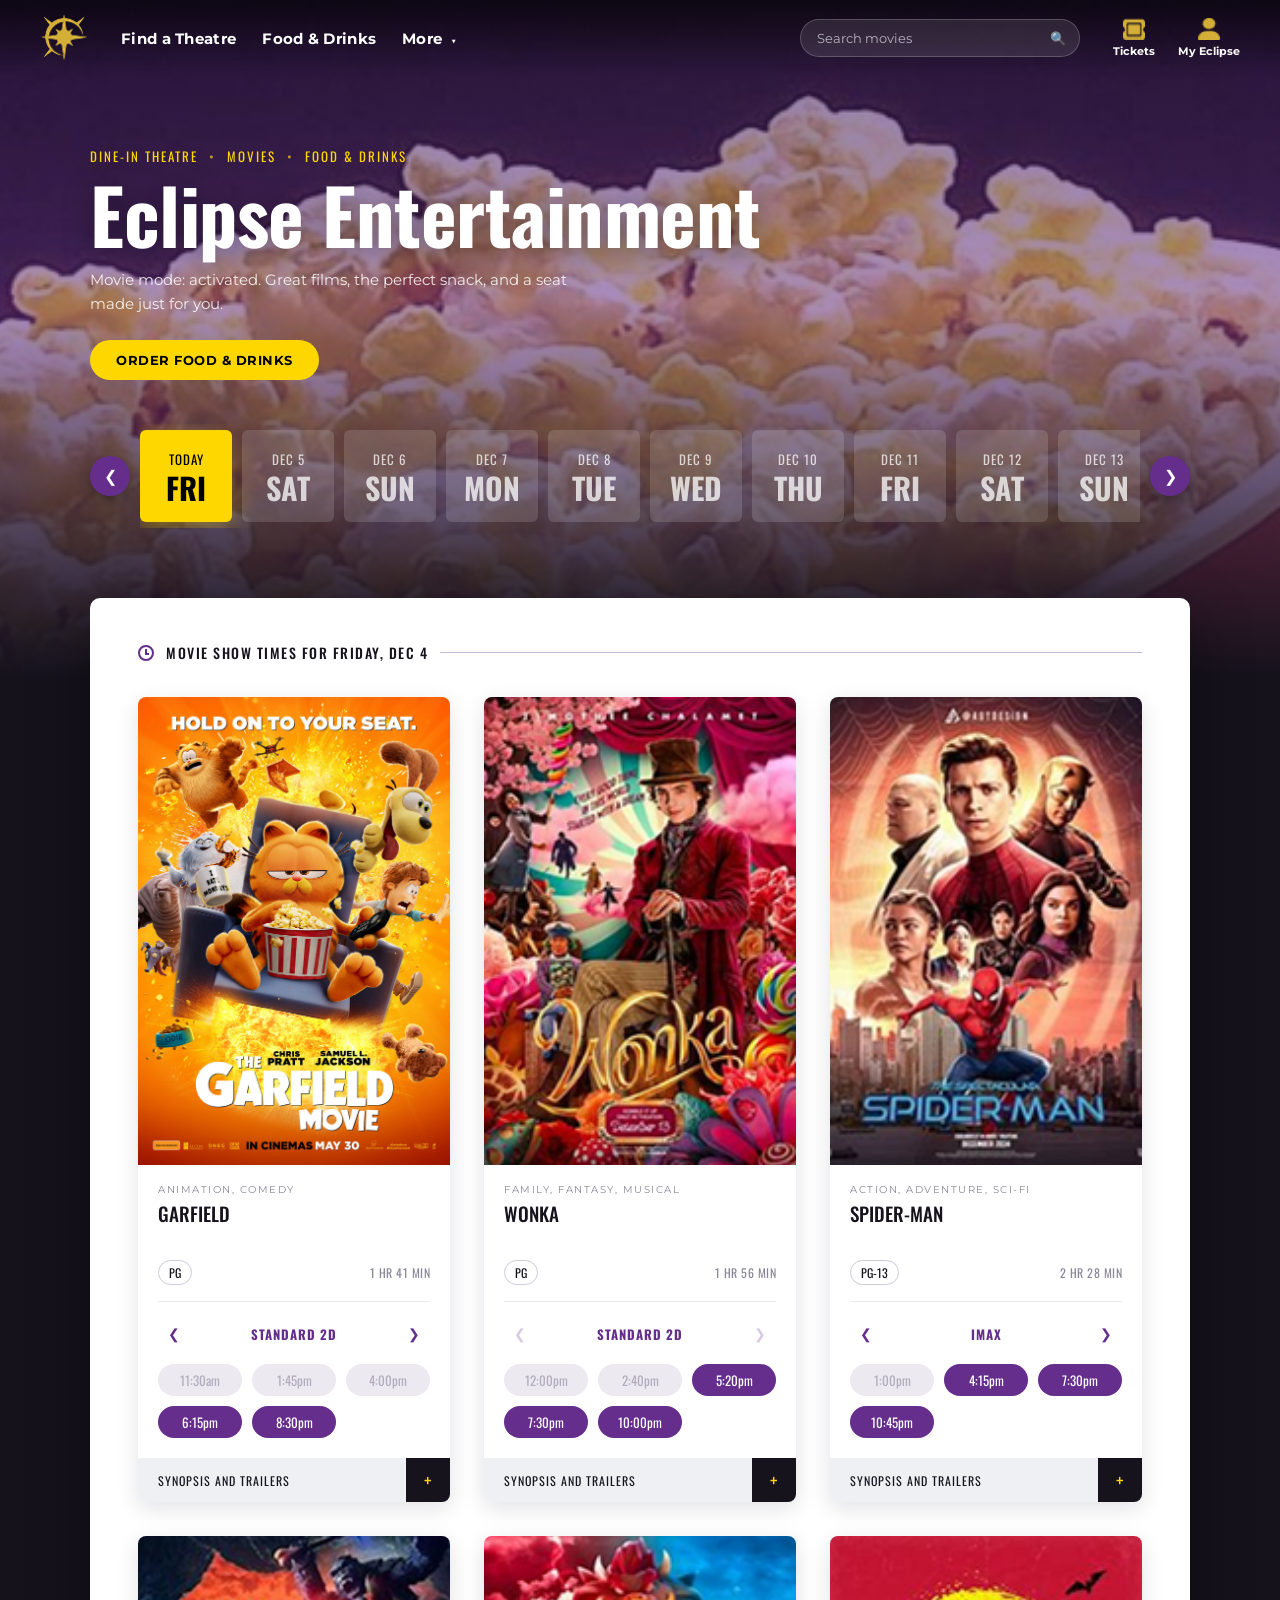
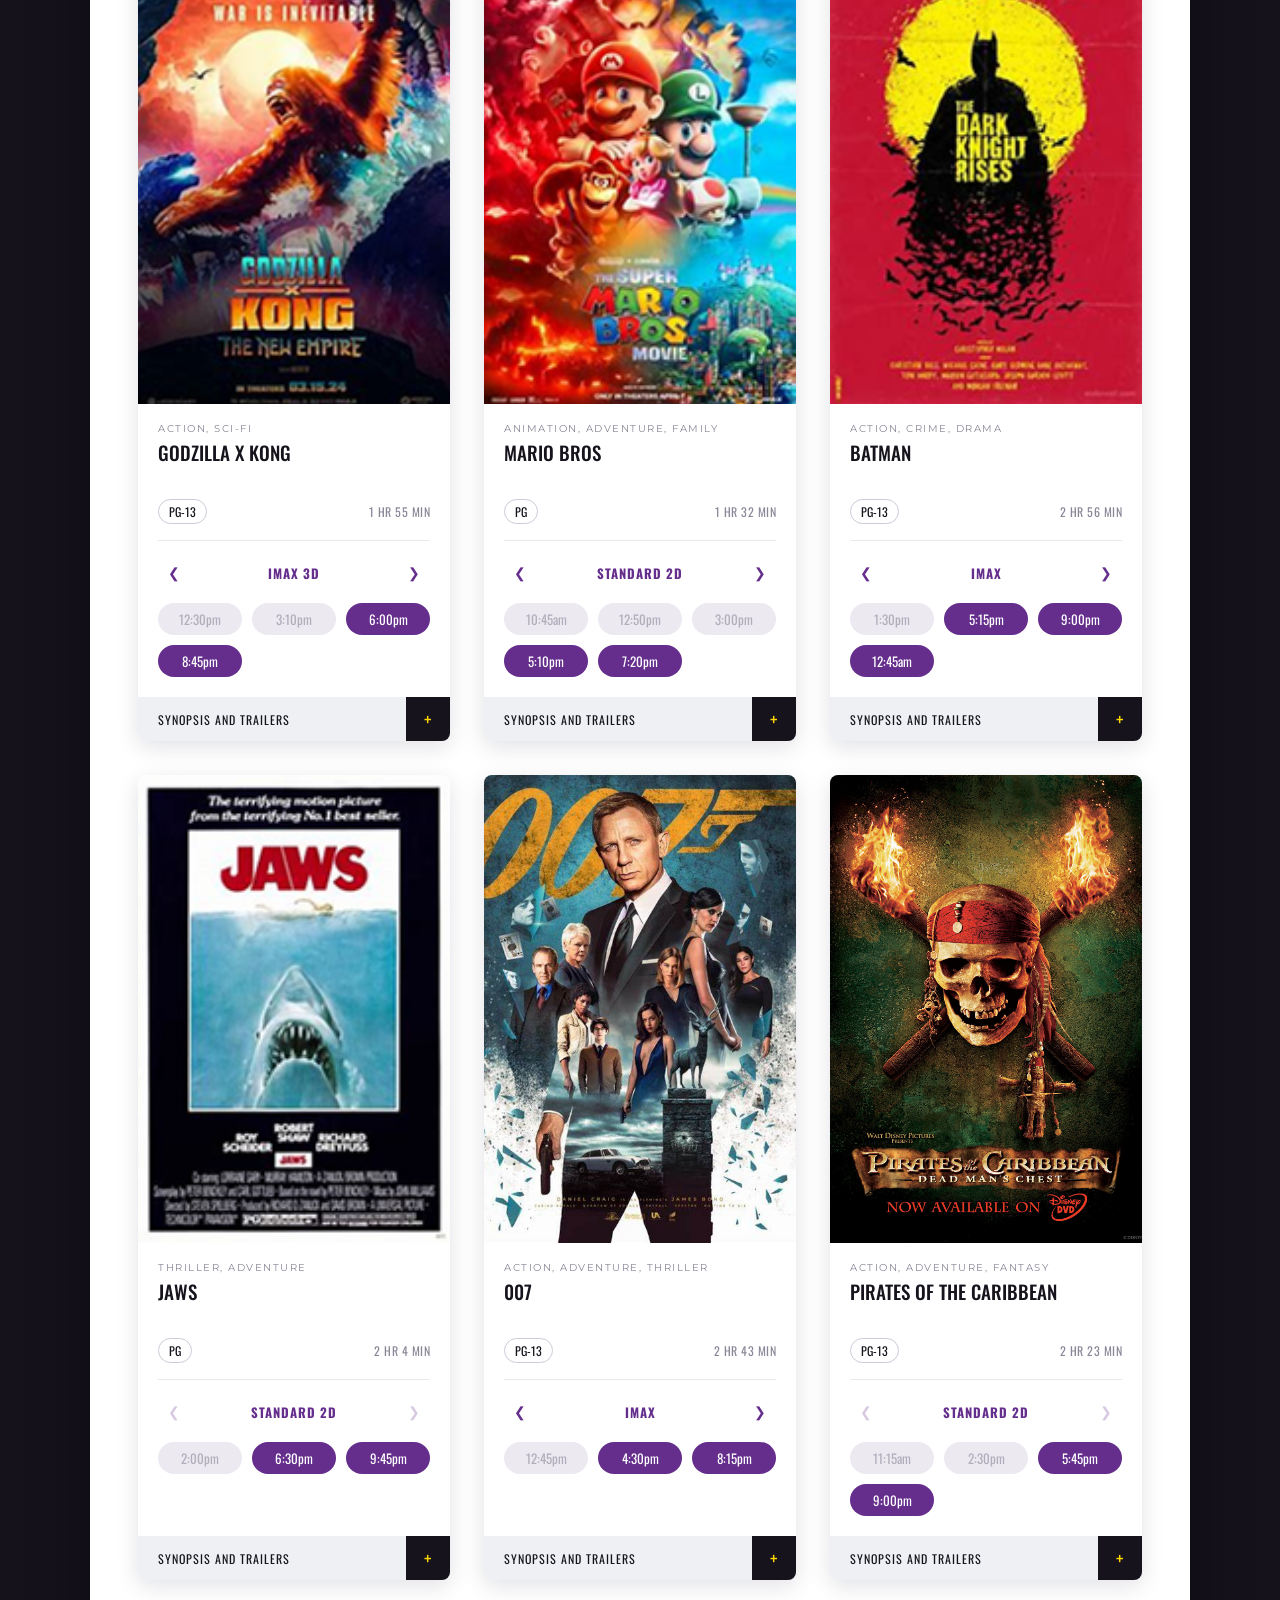
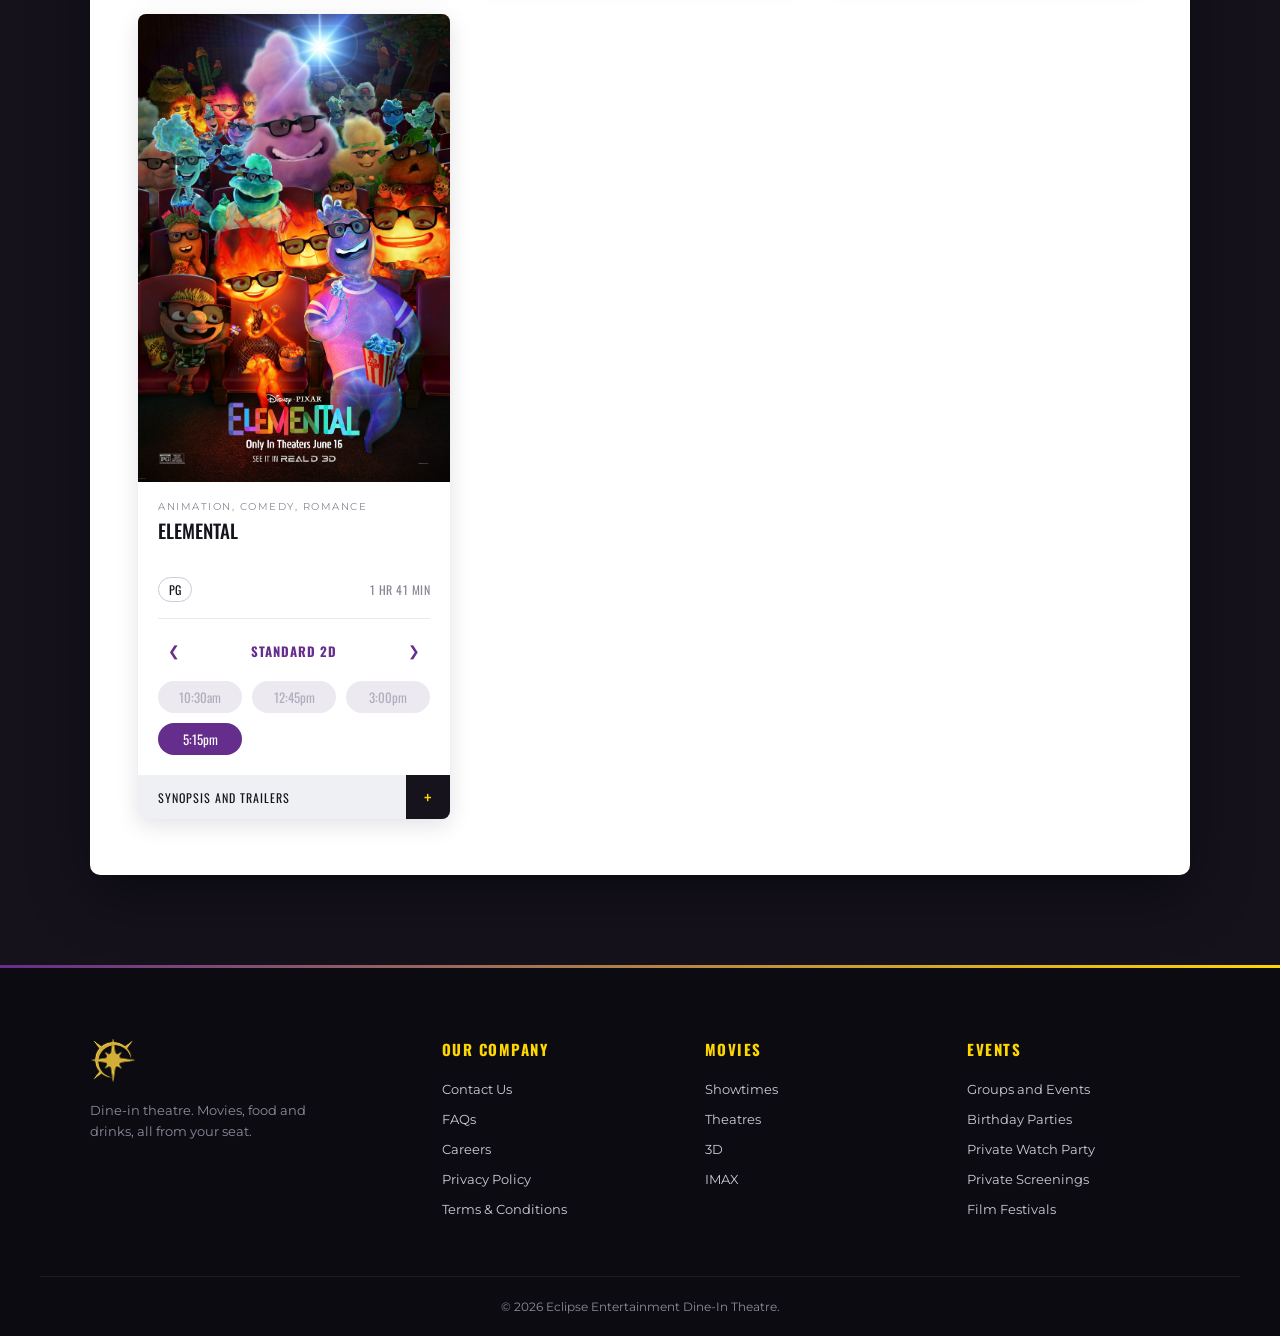
<file: index.html>
<!DOCTYPE html>
<html lang="en">
<head>
  <meta charset="UTF-8" />
  <meta name="viewport" content="width=device-width, initial-scale=1.0, viewport-fit=cover" />
  <meta name="theme-color" content="#15121c" />
  <meta name="description" content="Eclipse Entertainment dine-in theatre: movie showtimes, seats, food and drinks." />
  <title>Eclipse Entertainment</title>
  <link rel="preconnect" href="https://fonts.googleapis.com">
  <link rel="preconnect" href="https://fonts.gstatic.com" crossorigin>
  <link href="https://fonts.googleapis.com/css2?family=Montserrat:wght@400;700&family=Oswald:wght@500;700&display=swap" rel="stylesheet">
  <link rel="stylesheet" href="main-styles.css" />
</head>
<body>

  <!-- ================= HEADER ================= -->
  <header class="main-header" id="mainHeader">
    <a href="index.html" class="logo-link">
      <img src="images/logo.png" alt="Eclipse Entertainment" class="logo">
    </a>

    <div class="header-menu" id="headerMenu">
      <nav class="nav-links" aria-label="Main">
        <a href="find-theatre.html">Find a Theatre</a>
        <a href="food-drinks.html">Food &amp; Drinks</a>
        <div class="dropdown" id="moreDropdown">
          <a href="#" class="dropdown-toggle" aria-haspopup="true" aria-expanded="false">More <span class="caret">▼</span></a>
          <div class="dropdown-content">
            <a href="find jobs.html">Find Jobs</a>
            <a href="combo-offers.html">Combo Offers</a>
            <a href="#">Gift Cards</a>
          </div>
        </div>
      </nav>

      <div class="search-section">
        <input type="search" id="searchInput" placeholder="Search movies" aria-label="Search movies" enterkeyhint="search" autocomplete="off">
        <span class="icon" aria-hidden="true">🔍</span>
      </div>
    </div>

    <div class="user-icons">
      <a href="my-eclipse.html#tickets" class="icon-wrapper">
        <img src="images/ticket.png" alt="" aria-hidden="true">
        <span>Tickets</span>
      </a>
      <a href="my-eclipse.html" class="icon-wrapper" id="accountLink">
        <img src="images/user.png" alt="" aria-hidden="true">
        <span>My Eclipse</span>
      </a>
    </div>

    <button class="menu-toggle" id="menuToggle" type="button" aria-label="Open menu" aria-expanded="false" aria-controls="headerMenu">
      <span></span><span></span><span></span>
    </button>
  </header>

  <!-- ================= HERO ================= -->
  <section class="hero">
    <div class="hero-inner">
      <p class="hero-eyebrow">Dine-In Theatre <span>•</span> Movies <span>•</span> Food &amp; Drinks</p>
      <h1 class="hero-title">Eclipse Entertainment</h1>
      <p class="hero-tagline">Movie mode: activated. Great films, the perfect snack, and a seat made just for you.</p>
      <a href="food-drinks.html" class="btn-primary">Order Food &amp; Drinks</a>

      <div class="date-strip">
        <button class="date-arrow" id="datePrev" type="button" aria-label="Previous dates">&#10094;</button>
        <div class="date-list" id="dateList" role="tablist" aria-label="Choose a date"></div>
        <button class="date-arrow" id="dateNext" type="button" aria-label="More dates">&#10095;</button>
      </div>
    </div>
  </section>

  <!-- ================= SHOWTIMES ================= -->
  <main class="showtimes" id="showtimes">
    <div class="showtimes-panel">
      <div class="panel-heading">
        <span class="clock-icon" aria-hidden="true"></span>
        <h2 id="showtimesTitle">Movie show times</h2>
        <span class="heading-line" aria-hidden="true"></span>
      </div>

      <div class="showtime-grid" id="movieGrid"></div>
      <p class="no-results" id="noResults" hidden>No movies match your search.</p>
    </div>
  </main>

  <!-- ================= FOOTER ================= -->
  <footer class="site-footer">
    <div class="footer-container">
      <div class="footer-brand">
        <img src="images/logo.png" alt="Eclipse Entertainment" class="footer-logo">
        <p>Dine-in theatre. Movies, food and drinks, all from your seat.</p>
      </div>

      <div class="footer-col">
        <h4>Our Company</h4>
        <a href="#">Contact Us</a>
        <a href="#">FAQs</a>
        <a href="find jobs.html">Careers</a>
        <a href="#">Privacy Policy</a>
        <a href="#">Terms &amp; Conditions</a>
      </div>

      <div class="footer-col">
        <h4>Movies</h4>
        <a href="index.html#showtimes">Showtimes</a>
        <a href="find-theatre.html">Theatres</a>
        <a href="#">3D</a>
        <a href="#">IMAX</a>
      </div>

      <div class="footer-col">
        <h4>Events</h4>
        <a href="#">Groups and Events</a>
        <a href="#">Birthday Parties</a>
        <a href="#">Private Watch Party</a>
        <a href="#">Private Screenings</a>
        <a href="#">Film Festivals</a>
      </div>
    </div>

    <div class="footer-bottom">
      <p>© <span id="year">2026</span> Eclipse Entertainment Dine-In Theatre.</p>
    </div>
  </footer>

  <script src="movie-list.js"></script>
  <script src="menu.js"></script>
  <script src="homepage.js"></script>
</body>
</html>
</file>
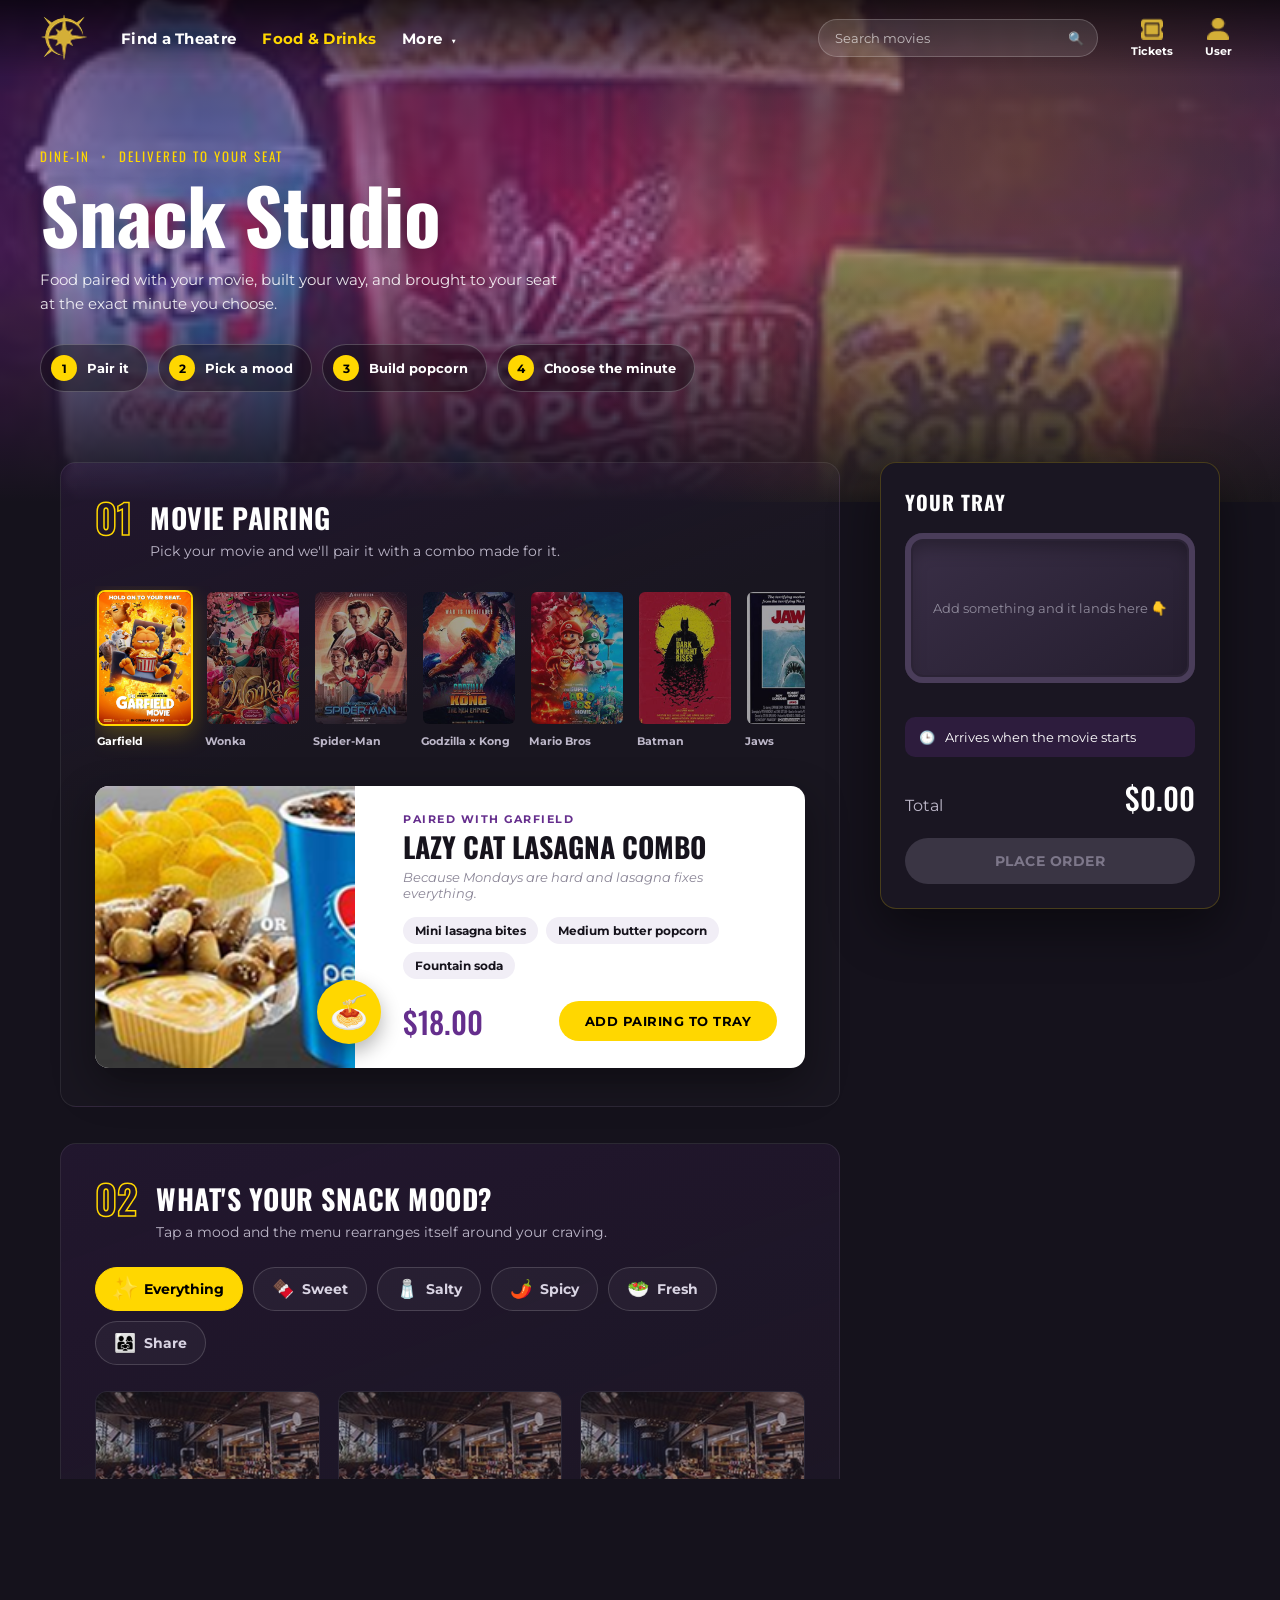
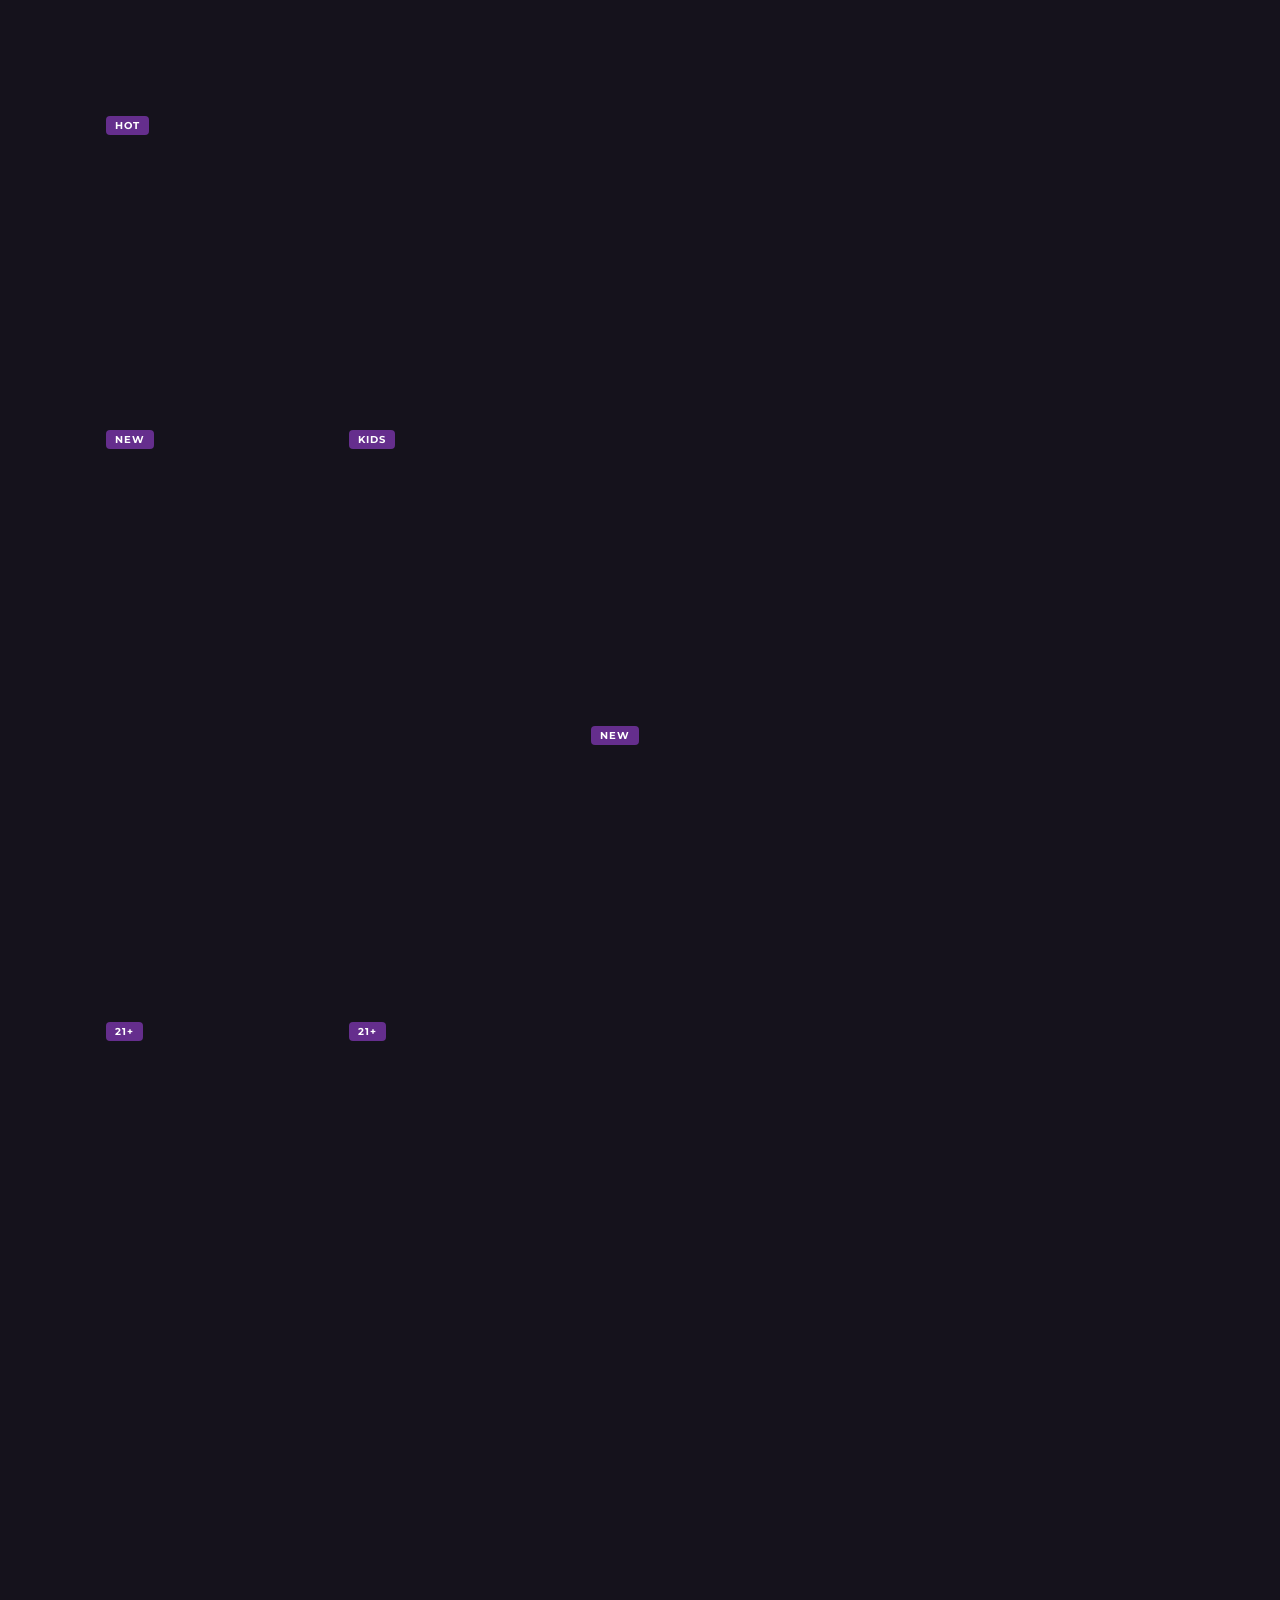
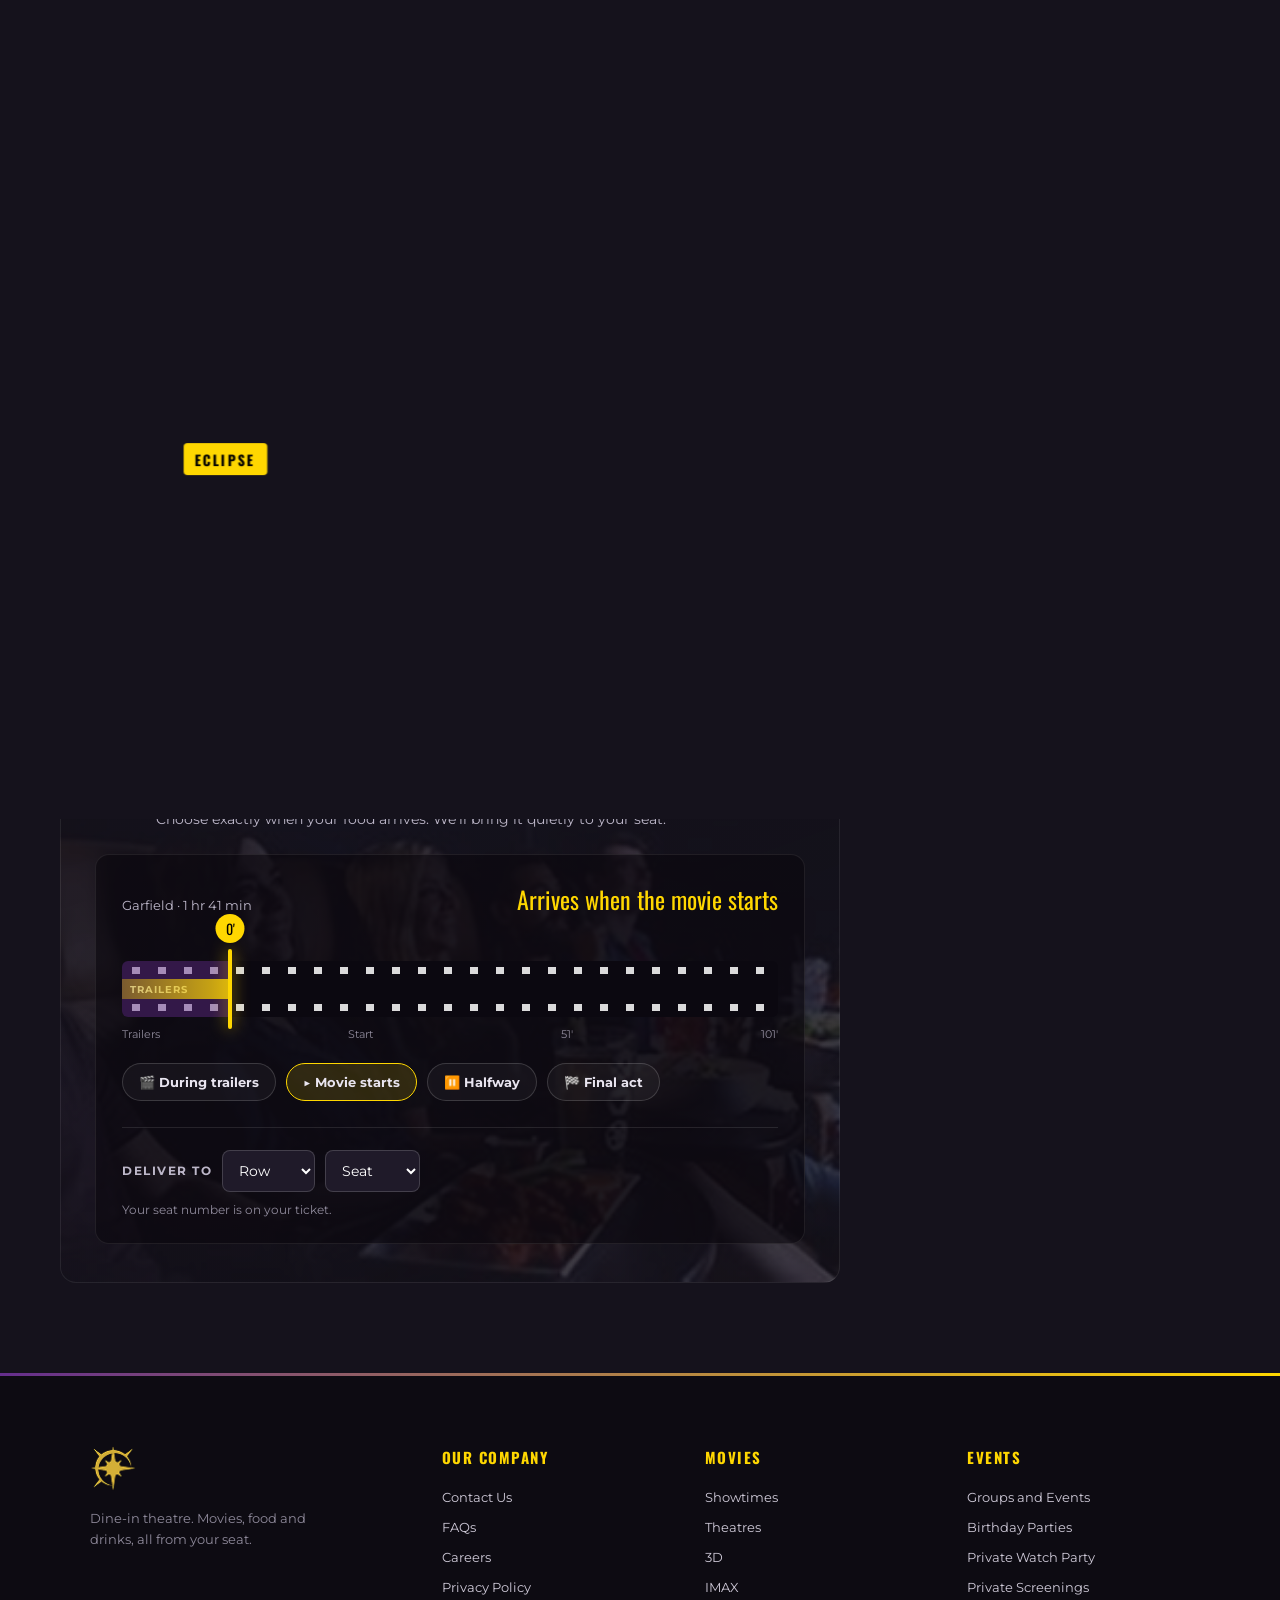
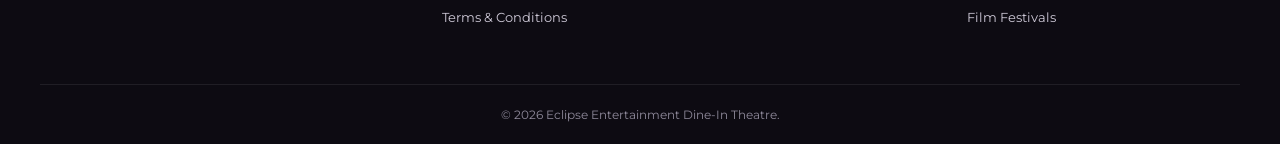
<file: food-drinks.html>
<!DOCTYPE html>
<html lang="en">
<head>
  <meta charset="UTF-8" />
  <meta name="viewport" content="width=device-width, initial-scale=1.0"/>
  <title>Snack Studio – Food &amp; Drinks | Eclipse Entertainment</title>
  <link rel="preconnect" href="https://fonts.googleapis.com">
  <link rel="preconnect" href="https://fonts.gstatic.com" crossorigin>
  <link href="https://fonts.googleapis.com/css2?family=Montserrat:wght@400;700&display=swap" rel="stylesheet">
  <link href="https://fonts.googleapis.com/css2?family=Oswald:wght@500;700&display=swap" rel="stylesheet">
  <link rel="stylesheet" href="main-styles.css" />
  <link rel="stylesheet" href="food-styles.css" />
</head>
<body class="food-page">

  <!-- ================= HEADER ================= -->
  <header class="main-header" id="mainHeader">
    <a href="index.html" class="logo-link">
      <img src="images/logo.png" alt="Eclipse Entertainment" class="logo">
    </a>

    <div class="header-menu" id="headerMenu">
      <nav class="nav-links" aria-label="Main">
        <a href="#">Find a Theatre</a>
        <a href="food-drinks.html" class="active" aria-current="page">Food & Drinks</a>
        <div class="dropdown" id="moreDropdown">
          <a href="#" class="dropdown-toggle" aria-haspopup="true" aria-expanded="false">More <span class="caret">▼</span></a>
          <div class="dropdown-content">
            <a href="find jobs.html">Find Jobs</a>
            <a href="combo-offers.html">Combo Offers</a>
            <a href="#">Gift Cards</a>
          </div>
        </div>
      </nav>

      <div class="search-section">
        <input type="search" id="searchInput" placeholder="Search movies" aria-label="Search movies">
        <span class="icon" aria-hidden="true">🔍</span>
      </div>
    </div>

    <div class="user-icons">
      <div class="icon-wrapper">
        <img src="images/ticket.png" alt="Tickets" title="Tickets">
        <span>Tickets</span>
      </div>
      <div class="icon-wrapper">
        <img src="images/user.png" alt="User" title="Sign In">
        <span>User</span>
      </div>
    </div>

    <button class="menu-toggle" id="menuToggle" aria-label="Open menu" aria-expanded="false" aria-controls="headerMenu">
      <span></span><span></span><span></span>
    </button>
  </header>

  <!-- ================= HERO ================= -->
  <section class="food-hero">
    <div class="food-hero-inner">
      <p class="hero-eyebrow">Dine-in <span>•</span> Delivered to your seat</p>
      <h1 class="hero-title">Snack Studio</h1>
      <p class="hero-tagline">Food paired with your movie, built your way, and brought to your seat at the exact minute you choose.</p>

      <div class="hero-steps">
        <a href="#pairing"><span>1</span>Pair it</a>
        <a href="#menu"><span>2</span>Pick a mood</a>
        <a href="#popcorn"><span>3</span>Build popcorn</a>
        <a href="#delivery"><span>4</span>Choose the minute</a>
      </div>

      <p class="seat-banner" id="seatBanner" hidden></p>
    </div>
  </section>

  <!-- ================= STUDIO ================= -->
  <div class="studio">
    <main class="studio-main">

      <!-- 1. MOVIE PAIRING -->
      <section class="studio-section" id="pairing">
        <div class="section-head">
          <span class="section-num">01</span>
          <div>
            <h2>Movie pairing</h2>
            <p>Pick your movie and we'll pair it with a combo made for it.</p>
          </div>
        </div>

        <div class="movie-picker" id="moviePicker" role="radiogroup" aria-label="Choose your movie"></div>

        <article class="pairing-card" id="pairingCard">
          <div class="pairing-photo">
            <img src="images/image (11).png" alt="Combo">
            <span class="pairing-icon" id="pairingIcon">🍿</span>
          </div>
          <div class="pairing-body">
            <p class="pairing-for" id="pairingFor">Paired with</p>
            <h3 id="pairingName">Classic Movie Night</h3>
            <p class="pairing-note" id="pairingNote"></p>
            <ul class="pairing-list" id="pairingList"></ul>
            <div class="pairing-foot">
              <strong class="price" id="pairingPrice">$0</strong>
              <button type="button" class="btn-primary" id="addPairing">Add pairing to tray</button>
            </div>
          </div>
        </article>
      </section>

      <!-- 2. SNACK MOOD -->
      <section class="studio-section" id="menu">
        <div class="section-head">
          <span class="section-num">02</span>
          <div>
            <h2>What's your snack mood?</h2>
            <p>Tap a mood and the menu rearranges itself around your craving.</p>
          </div>
        </div>

        <div class="mood-bar" id="moodBar" role="tablist" aria-label="Snack mood"></div>
        <div class="menu-grid" id="menuGrid"></div>
      </section>

      <!-- 3. BUILD YOUR POPCORN -->
      <section class="studio-section" id="popcorn">
        <div class="section-head">
          <span class="section-num">03</span>
          <div>
            <h2>Build your popcorn</h2>
            <p>Mix up to three flavors and watch your bucket fill up.</p>
          </div>
        </div>

        <div class="popcorn-builder">
          <div class="bucket-stage">
            <div class="bucket" id="bucket">
              <div class="bucket-fill" id="bucketFill"></div>
              <div class="bucket-toppings" id="bucketToppings"></div>
              <div class="bucket-body">
                <span class="bucket-label">ECLIPSE</span>
              </div>
            </div>
            <p class="bucket-caption" id="bucketCaption">Large · Butter</p>
          </div>

          <div class="popcorn-options">
            <div class="option-group">
              <h3>Size</h3>
              <div class="chip-row" id="sizeOptions"></div>
            </div>

            <div class="option-group">
              <h3>Flavors <small id="flavorHint">(up to 3 · first one free)</small></h3>
              <div class="chip-row" id="flavorOptions"></div>
            </div>

            <div class="option-group">
              <h3>Toppings</h3>
              <div class="chip-row" id="toppingOptions"></div>
            </div>

            <div class="popcorn-foot">
              <strong class="price" id="popcornPrice">$0</strong>
              <button type="button" class="btn-primary" id="addPopcorn">Add popcorn to tray</button>
            </div>
          </div>
        </div>
      </section>

      <!-- 4. DELIVER AT MINUTE -->
      <section class="studio-section delivery-section" id="delivery">
        <div class="section-head">
          <span class="section-num">04</span>
          <div>
            <h2>Deliver at minute…</h2>
            <p>Choose exactly when your food arrives. We'll bring it quietly to your seat.</p>
          </div>
        </div>

        <div class="delivery-card">
          <div class="delivery-top">
            <p class="delivery-movie" id="deliveryMovie">Wonka · 1 hr 56 min</p>
            <p class="delivery-readout" id="deliveryReadout">Arrives when the movie starts</p>
          </div>

          <div class="filmstrip" id="filmstrip">
            <div class="filmstrip-track">
              <div class="filmstrip-trailers" id="trailerZone"><span>Trailers</span></div>
              <div class="filmstrip-progress" id="filmProgress"></div>
            </div>
            <input type="range" id="deliveryRange" min="-20" max="116" value="0" step="1" aria-label="Delivery minute">
            <div class="filmstrip-marker" id="filmMarker">
              <span id="markerLabel">0'</span>
            </div>
          </div>

          <div class="filmstrip-scale">
            <span>Trailers</span>
            <span>Start</span>
            <span id="scaleHalf">58'</span>
            <span id="scaleEnd">116'</span>
          </div>

          <div class="preset-row" id="presetRow">
            <button type="button" class="preset" data-preset="trailers">🎬 During trailers</button>
            <button type="button" class="preset active" data-preset="start">▶️ Movie starts</button>
            <button type="button" class="preset" data-preset="half">⏸️ Halfway</button>
            <button type="button" class="preset" data-preset="final">🏁 Final act</button>
          </div>

          <div class="seat-picker">
            <span class="seat-picker-label">Deliver to</span>
            <label>
              <span class="sr-only">Row</span>
              <select id="rowSelect"></select>
            </label>
            <label>
              <span class="sr-only">Seat</span>
              <select id="seatSelect"></select>
            </label>
            <p class="seat-hint" id="seatHint">Your seat number is on your ticket.</p>
          </div>
        </div>
      </section>
    </main>

    <!-- ================= TRAY (sticky) ================= -->
    <aside class="tray-panel" id="trayPanel" aria-label="Your tray">
      <button type="button" class="tray-toggle" id="trayToggle" aria-expanded="false" aria-controls="trayPanel">
        <span class="tray-toggle-count" id="trayToggleCount">0</span>
        <span>Your tray</span>
        <strong id="trayToggleTotal">$0</strong>
      </button>

      <div class="tray-content">
        <h2 class="tray-title">Your tray</h2>

        <div class="tray-visual" id="trayVisual">
          <p class="tray-empty" id="trayEmpty">Add something and it lands here 👇</p>
        </div>

        <ul class="tray-list" id="trayList"></ul>

        <div class="tray-delivery" id="trayDelivery">
          <span>🕒</span>
          <p id="trayDeliveryText">Arrives when the movie starts</p>
        </div>

        <div class="tray-total">
          <span>Total</span>
          <strong id="trayTotal">$0</strong>
        </div>

        <button type="button" class="btn-primary tray-checkout" id="checkoutBtn" disabled>Place order</button>
        <button type="button" class="tray-clear" id="clearTray">Clear tray</button>
      </div>
    </aside>
  </div>

  <!-- ================= CHECKOUT (demo) ================= -->
  <div class="modal" id="checkoutModal" hidden>
    <div class="modal-backdrop" data-close></div>
    <div class="modal-box" role="dialog" aria-modal="true" aria-labelledby="modalTitle">
      <button type="button" class="modal-close" data-close aria-label="Close">&times;</button>

      <!-- Step: review -->
      <div class="modal-step" id="stepReview">
        <p class="modal-eyebrow">Checkout</p>
        <h2 id="modalTitle">Review your order</h2>

        <ul class="modal-list" id="modalList"></ul>

        <div class="modal-info">
          <div><span>Deliver to</span><strong id="modalSeat">—</strong></div>
          <div><span>When</span><strong id="modalWhen">—</strong></div>
        </div>

        <div class="modal-total">
          <span>Total</span>
          <strong id="modalTotal">$0</strong>
        </div>

        <p class="demo-note"><strong>Demo – no real payment.</strong> Nothing is charged and no card is needed.</p>

        <button type="button" class="btn-primary modal-pay" id="placeOrder">Place order</button>
      </div>

      <!-- Step: confirmed -->
      <div class="modal-step" id="stepDone" hidden>
        <div class="done-icon" aria-hidden="true">✓</div>
        <h2>Order confirmed!</h2>
        <p class="done-number">Order <strong id="orderNumber">#0000</strong></p>
        <p class="done-text" id="doneText">We'll bring it to your seat.</p>
        <button type="button" class="btn-primary" data-close>Back to Snack Studio</button>
      </div>
    </div>
  </div>

  <!-- ================= FOOTER ================= -->
  <footer class="site-footer">
    <div class="footer-container">
      <div class="footer-brand">
        <img src="images/logo.png" alt="Eclipse Entertainment" class="footer-logo">
        <p>Dine-in theatre. Movies, food and drinks, all from your seat.</p>
      </div>

      <div class="footer-col">
        <h4>Our Company</h4>
        <a href="#">Contact Us</a>
        <a href="#">FAQs</a>
        <a href="find jobs.html">Careers</a>
        <a href="#">Privacy Policy</a>
        <a href="#">Terms &amp; Conditions</a>
      </div>

      <div class="footer-col">
        <h4>Movies</h4>
        <a href="index.html#showtimes">Showtimes</a>
        <a href="#">Theatres</a>
        <a href="#">3D</a>
        <a href="#">IMAX</a>
      </div>

      <div class="footer-col">
        <h4>Events</h4>
        <a href="#">Groups and Events</a>
        <a href="#">Birthday Parties</a>
        <a href="#">Private Watch Party</a>
        <a href="#">Private Screenings</a>
        <a href="#">Film Festivals</a>
      </div>
    </div>

    <div class="footer-bottom">
      <p>© <span id="year">2025</span> Eclipse Entertainment Dine-In Theatre.</p>
    </div>
  </footer>

  <script src="movie-list.js"></script>
  <script src="menu.js"></script>
  <script src="food-menu.js"></script>
  <script src="food.js"></script>
</body>
</html>
</file>
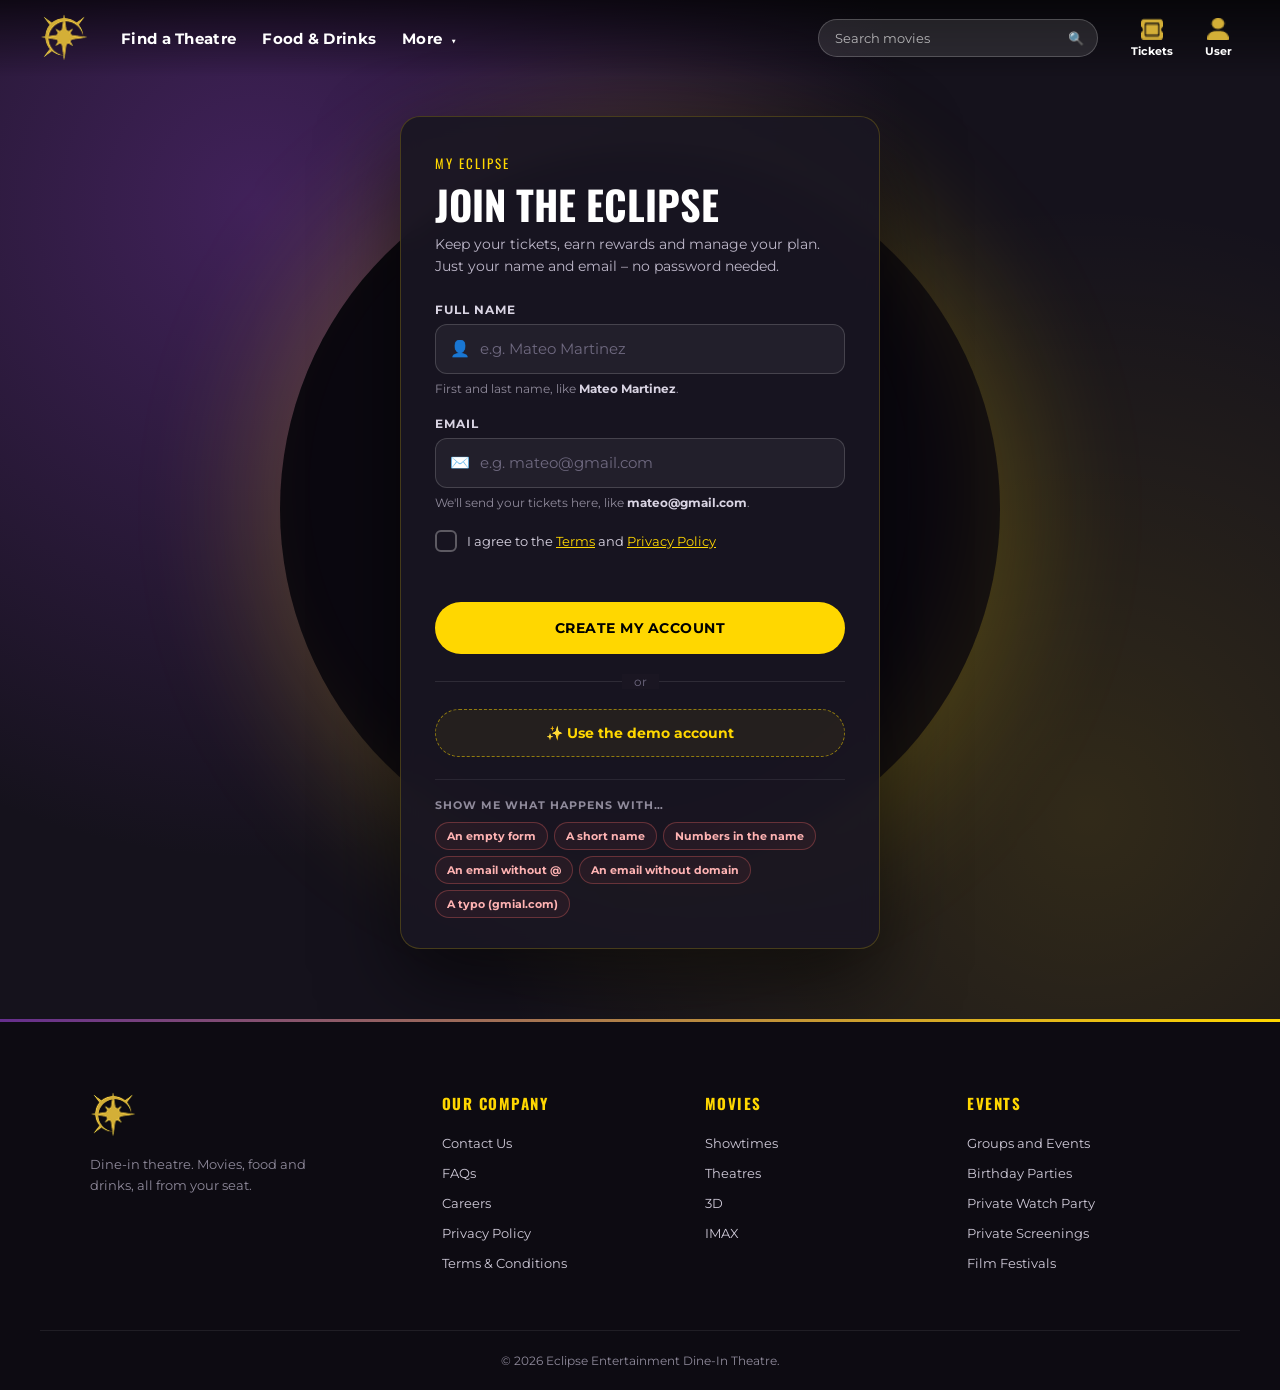
<file: my-eclipse.html>
<!DOCTYPE html>
<html lang="en">
<head>
  <meta charset="UTF-8" />
  <meta name="viewport" content="width=device-width, initial-scale=1.0"/>
  <title>My Eclipse | Eclipse Entertainment</title>
  <link rel="preconnect" href="https://fonts.googleapis.com">
  <link rel="preconnect" href="https://fonts.gstatic.com" crossorigin>
  <link href="https://fonts.googleapis.com/css2?family=Montserrat:wght@400;700&display=swap" rel="stylesheet">
  <link href="https://fonts.googleapis.com/css2?family=Oswald:wght@500;700&display=swap" rel="stylesheet">
  <link rel="stylesheet" href="main-styles.css" />
  <link rel="stylesheet" href="my-eclipse-styles.css" />
</head>
<body class="account-page">

  <!-- ================= HEADER ================= -->
  <header class="main-header" id="mainHeader">
    <a href="index.html" class="logo-link">
      <img src="images/logo.png" alt="Eclipse Entertainment" class="logo">
    </a>

    <div class="header-menu" id="headerMenu">
      <nav class="nav-links" aria-label="Main">
        <a href="find-theatre.html">Find a Theatre</a>
        <a href="food-drinks.html">Food & Drinks</a>
        <div class="dropdown" id="moreDropdown">
          <a href="#" class="dropdown-toggle" aria-haspopup="true" aria-expanded="false">More <span class="caret">▼</span></a>
          <div class="dropdown-content">
            <a href="find jobs.html">Find Jobs</a>
            <a href="combo-offers.html">Combo Offers</a>
            <a href="#">Gift Cards</a>
          </div>
        </div>
      </nav>

      <div class="search-section">
        <input type="search" id="searchInput" placeholder="Search movies" aria-label="Search movies">
        <span class="icon" aria-hidden="true">🔍</span>
      </div>
    </div>

    <div class="user-icons">
      <div class="icon-wrapper">
        <img src="images/ticket.png" alt="Tickets" title="Tickets">
        <span>Tickets</span>
      </div>
      <div class="icon-wrapper">
        <img src="images/user.png" alt="User" title="Sign In">
        <span>User</span>
      </div>
    </div>

    <button class="menu-toggle" id="menuToggle" aria-label="Open menu" aria-expanded="false" aria-controls="headerMenu">
      <span></span><span></span><span></span>
    </button>
  </header>

  <!-- =========================================================
       SIGN IN (shown when there is no account yet)
       ========================================================= -->
  <section class="auth" id="authView" hidden>
    <div class="auth-glow" aria-hidden="true"></div>

    <div class="auth-card" id="authCard">
      <div class="auth-step" id="authForm">
        <p class="hero-eyebrow">My Eclipse</p>
        <h1 class="auth-title">Join the Eclipse</h1>
        <p class="auth-sub">Keep your tickets, earn rewards and manage your plan. Just your name and email – no password needed.</p>

        <form id="signupForm" novalidate>
          <div class="form-summary" id="formSummary" role="alert" hidden></div>

          <div class="field" id="field-name">
            <label for="nameInput">Full name</label>
            <div class="input-wrap">
              <span class="input-icon" aria-hidden="true">👤</span>
              <input type="text" id="nameInput" placeholder="e.g. Mateo Martinez" autocomplete="name" aria-describedby="nameMsg">
              <span class="input-state" aria-hidden="true"></span>
            </div>
            <p class="field-msg" id="nameMsg">First and last name, like <strong>Mateo Martinez</strong>.</p>
          </div>

          <div class="field" id="field-email">
            <label for="emailInput">Email</label>
            <div class="input-wrap">
              <span class="input-icon" aria-hidden="true">✉️</span>
              <input type="email" id="emailInput" placeholder="e.g. mateo@gmail.com" autocomplete="email" aria-describedby="emailMsg">
              <span class="input-state" aria-hidden="true"></span>
            </div>
            <p class="field-msg" id="emailMsg">We'll send your tickets here, like <strong>mateo@gmail.com</strong>.</p>
          </div>

          <div class="field field-check" id="field-terms">
            <label class="check">
              <input type="checkbox" id="termsInput" aria-describedby="termsMsg">
              <span class="check-box" aria-hidden="true"></span>
              <span>I agree to the <a href="#">Terms</a> and <a href="#">Privacy Policy</a></span>
            </label>
            <p class="field-msg" id="termsMsg"></p>
          </div>

          <button type="submit" class="btn-primary auth-btn" id="signupBtn">
            <span class="btn-label">Create my account</span>
          </button>
        </form>

        <div class="divider"><span>or</span></div>

        <button type="button" class="demo-btn" id="demoAccountBtn">✨ Use the demo account</button>

        <!-- Demo helpers to show the validation messages -->
        <div class="error-demo">
          <p>Show me what happens with…</p>
          <div class="error-chips">
            <button type="button" data-demo="empty">An empty form</button>
            <button type="button" data-demo="short">A short name</button>
            <button type="button" data-demo="numbers">Numbers in the name</button>
            <button type="button" data-demo="noat">An email without @</button>
            <button type="button" data-demo="nodomain">An email without domain</button>
            <button type="button" data-demo="typo">A typo (gmial.com)</button>
          </div>
        </div>
      </div>

      <!-- Welcome animation -->
      <div class="auth-step welcome" id="authWelcome" hidden>
        <div class="welcome-moon" aria-hidden="true"><span>🌑</span></div>
        <h2 id="welcomeTitle">Welcome, Mateo!</h2>
        <p>Your account is ready. Loading My Eclipse…</p>
      </div>
    </div>
  </section>

  <!-- =========================================================
       DASHBOARD
       ========================================================= -->
  <div id="dashView" hidden>

    <!-- Profile -->
    <section class="profile">
      <div class="profile-inner">
        <div class="avatar" id="avatar">ME</div>

        <div class="profile-info">
          <p class="hero-eyebrow">My Eclipse</p>
          <h1 id="helloName">Hi, Mateo 👋</h1>
          <p class="profile-meta"><span id="profileEmail"></span> · Member since <span id="memberSince"></span></p>
        </div>

        <div class="profile-stats">
          <div class="stat">
            <span class="stat-label">Tier</span>
            <strong class="stat-value" id="tierPill">🌑 New Moon</strong>
          </div>
          <div class="stat">
            <span class="stat-label">Points</span>
            <strong class="stat-value"><span id="pointsCount">0</span> pts</strong>
          </div>
          <div class="profile-actions">
            <button type="button" class="ghost-btn" id="loadDemoBtn">✨ Load demo data</button>
            <button type="button" class="ghost-btn" id="signOutBtn">Sign out</button>
          </div>
        </div>
      </div>

      <!-- Tabs -->
      <div class="tabs" role="tablist" aria-label="My Eclipse sections">
        <button type="button" class="tab" role="tab" data-tab="tickets" id="tab-tickets" aria-controls="panel-tickets">🎟️ Tickets <span class="tab-count" id="ticketCount">0</span></button>
        <button type="button" class="tab" role="tab" data-tab="rewards" id="tab-rewards" aria-controls="panel-rewards">🌕 Rewards</button>
        <button type="button" class="tab" role="tab" data-tab="subscription" id="tab-subscription" aria-controls="panel-subscription">💜 Subscription</button>
        <span class="tab-indicator" id="tabIndicator" aria-hidden="true"></span>
      </div>
    </section>

    <main class="dash">

      <!-- ================= TICKETS ================= -->
      <section class="panel" id="panel-tickets" role="tabpanel" aria-labelledby="tab-tickets">
        <div class="segmented" role="tablist" aria-label="Ticket list">
          <button type="button" class="seg active" data-list="upcoming">Upcoming</button>
          <button type="button" class="seg" data-list="past">Past</button>
        </div>
        <div id="ticketArea"></div>
      </section>

      <!-- ================= REWARDS ================= -->
      <section class="panel" id="panel-rewards" role="tabpanel" aria-labelledby="tab-rewards" hidden>

        <div class="moon-card">
          <div class="moon-wrap">
            <svg class="moon" viewBox="0 0 120 120" aria-hidden="true">
              <defs>
                <radialGradient id="moonLight" cx="40%" cy="35%" r="70%">
                  <stop offset="0%" stop-color="#fff8d6"/>
                  <stop offset="60%" stop-color="#ffd700"/>
                  <stop offset="100%" stop-color="#c99a00"/>
                </radialGradient>
                <clipPath id="moonClip"><circle cx="60" cy="60" r="52"/></clipPath>
              </defs>
              <circle cx="60" cy="60" r="52" fill="#2a2433"/>
              <g clip-path="url(#moonClip)">
                <rect id="moonFill" x="8" y="112" width="104" height="104" fill="url(#moonLight)"/>
                <circle cx="44" cy="50" r="7" fill="rgba(0,0,0,0.12)"/>
                <circle cx="74" cy="72" r="10" fill="rgba(0,0,0,0.1)"/>
                <circle cx="70" cy="38" r="4" fill="rgba(0,0,0,0.1)"/>
              </g>
              <circle cx="60" cy="60" r="52" fill="none" stroke="rgba(255,255,255,0.15)" stroke-width="2"/>
            </svg>
          </div>

          <div class="moon-info">
            <p class="moon-tier" id="moonTier">🌓 Half Moon</p>
            <p class="moon-points"><strong id="moonPoints">0</strong> points to spend</p>
            <div class="tier-bar"><span id="tierBar"></span></div>
            <p class="moon-next" id="moonNext"></p>
            <ol class="tier-ladder" id="tierLadder"></ol>
          </div>
        </div>

        <h2 class="section-title">Redeem rewards</h2>
        <div class="reward-grid" id="rewardGrid"></div>

        <div class="coupon-box" id="couponBox" hidden>
          <h2 class="section-title">My coupons</h2>
          <ul class="coupon-list" id="couponList"></ul>
        </div>

        <div class="rewards-split">
          <div>
            <h2 class="section-title">Badges</h2>
            <div class="badge-grid" id="badgeGrid"></div>
          </div>
          <div>
            <h2 class="section-title">Points history</h2>
            <ul class="history" id="historyList"></ul>
          </div>
        </div>
      </section>

      <!-- ================= SUBSCRIPTION ================= -->
      <section class="panel" id="panel-subscription" role="tabpanel" aria-labelledby="tab-subscription" hidden>
        <div id="currentPlan"></div>

        <div class="plans-head">
          <h2 class="section-title">Choose your plan</h2>
          <div class="billing-toggle" role="radiogroup" aria-label="Billing">
            <button type="button" class="bill active" data-billing="monthly" role="radio" aria-checked="true">Monthly</button>
            <button type="button" class="bill" data-billing="yearly" role="radio" aria-checked="false">Yearly <small>2 months free</small></button>
            <span class="bill-slider" aria-hidden="true"></span>
          </div>
        </div>

        <div class="plan-grid" id="planGrid"></div>
        <p class="demo-note"><strong>Demo – no real payment.</strong> Choosing or canceling a plan never charges anything.</p>
      </section>
    </main>
  </div>

  <!-- ================= MODAL (shared) ================= -->
  <div class="modal" id="modal" hidden>
    <div class="modal-backdrop" data-close></div>
    <div class="modal-box" role="dialog" aria-modal="true" aria-labelledby="modalTitle">
      <button type="button" class="modal-close" data-close aria-label="Close">&times;</button>
      <div id="modalContent"></div>
    </div>
  </div>

  <!-- Toasts + confetti -->
  <div class="toast-stack" id="toastStack" aria-live="polite"></div>
  <div class="confetti" id="confetti" aria-hidden="true"></div>

  <!-- ================= FOOTER ================= -->
  <footer class="site-footer">
    <div class="footer-container">
      <div class="footer-brand">
        <img src="images/logo.png" alt="Eclipse Entertainment" class="footer-logo">
        <p>Dine-in theatre. Movies, food and drinks, all from your seat.</p>
      </div>

      <div class="footer-col">
        <h4>Our Company</h4>
        <a href="#">Contact Us</a>
        <a href="#">FAQs</a>
        <a href="find jobs.html">Careers</a>
        <a href="#">Privacy Policy</a>
        <a href="#">Terms &amp; Conditions</a>
      </div>

      <div class="footer-col">
        <h4>Movies</h4>
        <a href="index.html#showtimes">Showtimes</a>
        <a href="find-theatre.html">Theatres</a>
        <a href="#">3D</a>
        <a href="#">IMAX</a>
      </div>

      <div class="footer-col">
        <h4>Events</h4>
        <a href="#">Groups and Events</a>
        <a href="#">Birthday Parties</a>
        <a href="#">Private Watch Party</a>
        <a href="#">Private Screenings</a>
        <a href="#">Film Festivals</a>
      </div>
    </div>

    <div class="footer-bottom">
      <p>© <span id="year">2025</span> Eclipse Entertainment Dine-In Theatre.</p>
    </div>
  </footer>

  <script src="movie-list.js"></script>
  <script src="menu.js"></script>
  <script src="account-data.js"></script>
  <script src="my-eclipse.js"></script>
</body>
</html>
</file>
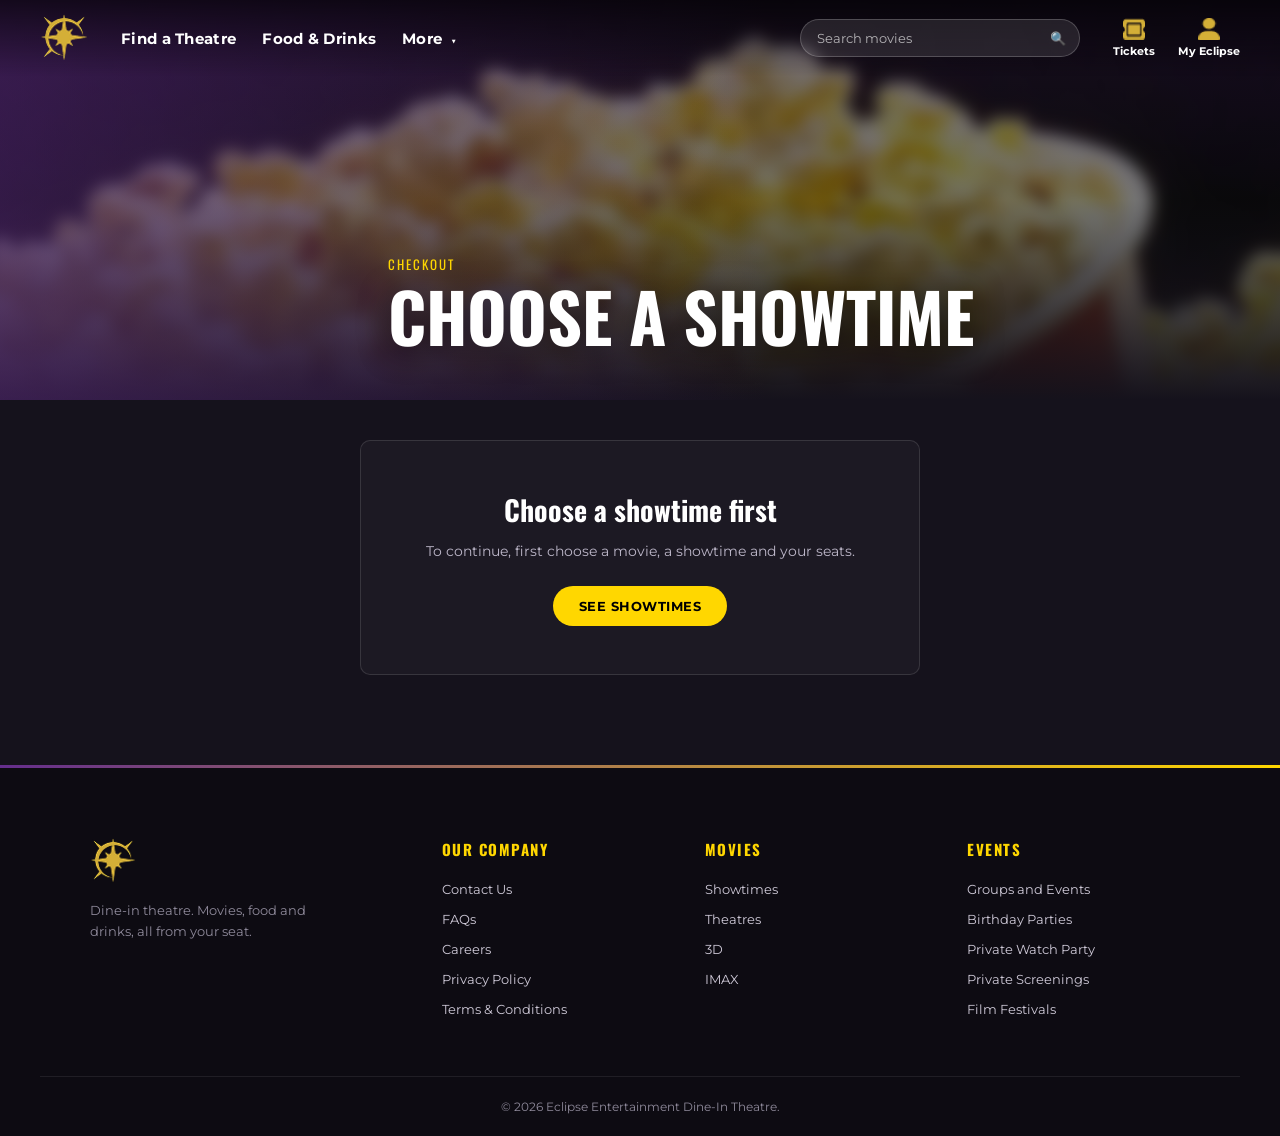
<file: payment.html>
<!DOCTYPE html>
<html lang="en">
<head>
  <meta charset="UTF-8" />
  <meta name="viewport" content="width=device-width, initial-scale=1.0, viewport-fit=cover" />
  <meta name="theme-color" content="#15121c" />
  <title>Payment | Eclipse Entertainment</title>
  <link rel="preconnect" href="https://fonts.googleapis.com">
  <link rel="preconnect" href="https://fonts.gstatic.com" crossorigin>
  <link href="https://fonts.googleapis.com/css2?family=Montserrat:wght@400;700&family=Oswald:wght@500;700&display=swap" rel="stylesheet">
  <link rel="stylesheet" href="main-styles.css" />
  <link rel="stylesheet" href="seating-styles.css" />
  <link rel="stylesheet" href="payment-styles.css" />
</head>
<body class="seats-page payment-page">

  <!-- ================= HEADER ================= -->
  <header class="main-header" id="mainHeader">
    <a href="index.html" class="logo-link">
      <img src="images/logo.png" alt="Eclipse Entertainment" class="logo">
    </a>

    <div class="header-menu" id="headerMenu">
      <nav class="nav-links" aria-label="Main">
        <a href="find-theatre.html">Find a Theatre</a>
        <a href="food-drinks.html">Food &amp; Drinks</a>
        <div class="dropdown" id="moreDropdown">
          <a href="#" class="dropdown-toggle" aria-haspopup="true" aria-expanded="false">More <span class="caret">▼</span></a>
          <div class="dropdown-content">
            <a href="find jobs.html">Find Jobs</a>
            <a href="combo-offers.html">Combo Offers</a>
            <a href="#">Gift Cards</a>
          </div>
        </div>
      </nav>

      <div class="search-section">
        <input type="search" id="searchInput" placeholder="Search movies" aria-label="Search movies" enterkeyhint="search" autocomplete="off">
        <span class="icon" aria-hidden="true">🔍</span>
      </div>
    </div>

    <div class="user-icons">
      <a href="my-eclipse.html#tickets" class="icon-wrapper">
        <img src="images/ticket.png" alt="" aria-hidden="true">
        <span>Tickets</span>
      </a>
      <a href="my-eclipse.html" class="icon-wrapper" id="accountLink">
        <img src="images/user.png" alt="" aria-hidden="true">
        <span>My Eclipse</span>
      </a>
    </div>

    <button class="menu-toggle" id="menuToggle" type="button" aria-label="Open menu" aria-expanded="false" aria-controls="headerMenu">
      <span></span><span></span><span></span>
    </button>
  </header>

  <!-- ================= HERO ================= -->
  <section class="seat-hero" id="seatHero">
    <div class="seat-hero-inner">
      <div class="seat-hero-text">
        <p class="seat-hero-eyebrow">Checkout</p>
        <h1 id="movieTitle">Payment</h1>
        <p class="movie-sub" id="movieSub"></p>
      </div>
    </div>
  </section>

  <!-- ================= PAYMENT ================= -->
  <main class="booking">
    <div class="booking-inner" id="bookingInner">

      <!-- Left: poster + order summary -->
      <aside class="booking-left">
        <div class="booking-poster">
          <img id="moviePoster" alt="">
        </div>

        <div class="order-summary">
          <h2 class="summary-title">Order summary</h2>
          <ul class="summary-list" id="summaryList"></ul>

          <div class="summary-row">
            <span id="summaryCount">0 tickets</span>
            <span id="summarySubtotal">$0</span>
          </div>

          <div class="ticket-total">
            <span>Total:</span>
            <strong id="totalPrice">$0</strong>
          </div>

          <a href="#" class="change-link" id="changeSeats">← Change seats</a>
        </div>
      </aside>

      <!-- Center: steps + payment form -->
      <section class="booking-center" aria-label="Payment">
        <ol class="steps">
          <li class="step done"><span>✓</span><b class="step-label"><i class="step-long">Choose your </i>seats</b></li>
          <li class="step active" aria-current="step"><span>2</span>Payment</li>
          <li class="step"><span>3</span>Tickets</li>
        </ol>

        <div class="hold-timer" id="holdTimer">
          <span class="hold-dot" aria-hidden="true"></span>
          <span id="holdText">Seats held for <strong id="holdTime">10:00</strong></span>
        </div>

        <div class="pay-methods" role="tablist" aria-label="Payment method">
          <button type="button" class="pay-method active" data-method="card" role="tab" aria-selected="true">
            <span class="pm-icon" aria-hidden="true">💳</span>Card
          </button>
          <button type="button" class="pay-method" data-method="paypal" role="tab" aria-selected="false">
            <span class="pm-icon pm-paypal" aria-hidden="true">P</span>PayPal
          </button>
          <button type="button" class="pay-method" data-method="apple" role="tab" aria-selected="false">
            <span class="pm-icon pm-apple" aria-hidden="true">A</span>Apple Pay
          </button>
        </div>

        <!-- CARD -->
        <div class="pay-panel" id="panel-card">
          <div class="card-scene">
            <div class="credit-card" id="creditCard">
              <div class="card-face card-front">
                <div class="card-top">
                  <span class="card-chip" aria-hidden="true"></span>
                  <span class="card-brand" id="cardBrand">CARD</span>
                </div>
                <p class="card-number" id="cardNumberView">•••• •••• •••• ••••</p>
                <div class="card-bottom">
                  <div>
                    <span class="card-label">Card holder</span>
                    <p class="card-value" id="cardNameView">YOUR NAME</p>
                  </div>
                  <div>
                    <span class="card-label">Expires</span>
                    <p class="card-value" id="cardExpView">MM/YY</p>
                  </div>
                </div>
              </div>
              <div class="card-face card-back">
                <div class="card-strip"></div>
                <div class="card-cvv-row">
                  <span class="card-label">CVV</span>
                  <p class="card-cvv" id="cardCvvView">•••</p>
                </div>
                <p class="card-back-brand">Eclipse Entertainment</p>
              </div>
            </div>
          </div>

          <form class="card-form" id="cardForm" novalidate autocomplete="off">
            <label class="field field-full">
              <span>Card number</span>
              <input type="text" id="cardNumber" inputmode="numeric" placeholder="1234 5678 9012 3456" maxlength="19" autocomplete="off">
            </label>

            <label class="field field-full">
              <span>Name on card</span>
              <input type="text" id="cardName" placeholder="John Smith" maxlength="26" autocomplete="off" autocapitalize="characters" spellcheck="false">
            </label>

            <label class="field">
              <span>Expiry date</span>
              <input type="text" id="cardExp" inputmode="numeric" placeholder="MM/YY" maxlength="5" autocomplete="off">
            </label>

            <label class="field">
              <span>CVV</span>
              <input type="text" id="cardCvv" inputmode="numeric" placeholder="123" maxlength="4" autocomplete="off" enterkeyhint="done">
            </label>
          </form>
        </div>

        <!-- PAYPAL -->
        <div class="pay-panel" id="panel-paypal" hidden>
          <div class="alt-pay">
            <p class="alt-logo paypal-logo"><span>Pay</span><span>Pal</span></p>
            <p>You'll confirm the payment with your PayPal account.</p>
          </div>
        </div>

        <!-- APPLE PAY -->
        <div class="pay-panel" id="panel-apple" hidden>
          <div class="alt-pay">
            <p class="alt-logo apple-logo">Apple Pay</p>
            <p>Use Face ID or Touch ID to confirm with Apple Pay.</p>
          </div>
        </div>

        <button type="button" class="btn-primary pay-btn" id="payBtn">Pay $0</button>

        <p class="demo-note">
          <strong>Demo – no real payment.</strong> You can leave the fields empty and continue.
        </p>

        <a href="index.html" class="cancel-link">Cancel order</a>
      </section>

      <!-- Right: showtime info -->
      <aside class="booking-right">
        <div class="info-block">
          <span class="info-label">Date:</span>
          <div class="date-box">
            <strong id="infoDay">--</strong>
            <span id="infoMonth"></span>
          </div>
          <span class="info-weekday" id="infoWeekday"></span>
        </div>

        <div class="info-block">
          <span class="info-label">Time:</span>
          <p class="info-value" id="infoTime"></p>
        </div>

        <div class="info-block">
          <span class="info-label">Type:</span>
          <p class="info-value" id="infoFormat"></p>
        </div>
      </aside>
    </div>

    <!-- Shown when the booking info is missing -->
    <div class="booking-error" id="bookingError" hidden>
      <h2>Choose a showtime first</h2>
      <p>To continue, first choose a movie, a showtime and your seats.</p>
      <a href="index.html#showtimes" class="btn-primary">See showtimes</a>
    </div>
  </main>

  <!-- Mobile: fixed total + pay -->
  <div class="mobile-bar" id="mobileBar">
    <div>
      <span id="mobileCount">0 tickets</span>
      <strong id="mobileTotal">$0</strong>
    </div>
    <button type="button" class="btn-primary" id="mobilePay">Pay</button>
  </div>

  <!-- ================= FOOTER ================= -->
  <footer class="site-footer">
    <div class="footer-container">
      <div class="footer-brand">
        <img src="images/logo.png" alt="Eclipse Entertainment" class="footer-logo">
        <p>Dine-in theatre. Movies, food and drinks, all from your seat.</p>
      </div>

      <div class="footer-col">
        <h4>Our Company</h4>
        <a href="#">Contact Us</a>
        <a href="#">FAQs</a>
        <a href="find jobs.html">Careers</a>
        <a href="#">Privacy Policy</a>
        <a href="#">Terms &amp; Conditions</a>
      </div>

      <div class="footer-col">
        <h4>Movies</h4>
        <a href="index.html#showtimes">Showtimes</a>
        <a href="find-theatre.html">Theatres</a>
        <a href="#">3D</a>
        <a href="#">IMAX</a>
      </div>

      <div class="footer-col">
        <h4>Events</h4>
        <a href="#">Groups and Events</a>
        <a href="#">Birthday Parties</a>
        <a href="#">Private Watch Party</a>
        <a href="#">Private Screenings</a>
        <a href="#">Film Festivals</a>
      </div>
    </div>

    <div class="footer-bottom">
      <p>© <span id="year">2026</span> Eclipse Entertainment Dine-In Theatre.</p>
    </div>
  </footer>

  <script src="movie-list.js"></script>
  <script src="menu.js"></script>
  <script src="payment.js"></script>
</body>
</html>
</file>
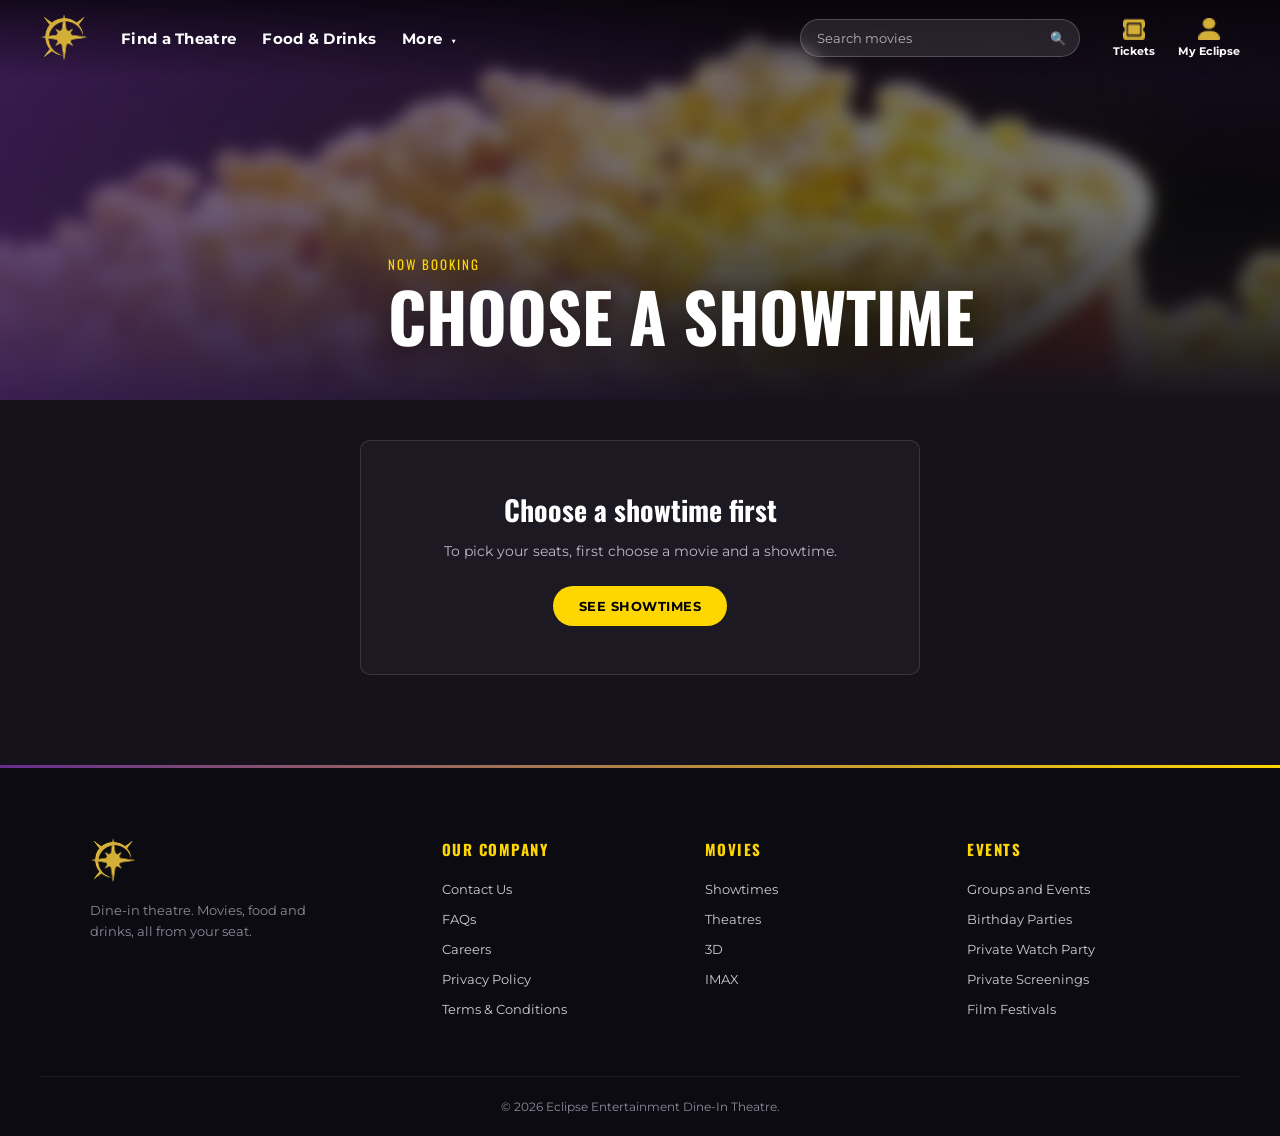
<file: seats.html>
<!DOCTYPE html>
<html lang="en">
<head>
  <meta charset="UTF-8" />
  <meta name="viewport" content="width=device-width, initial-scale=1.0, viewport-fit=cover" />
  <meta name="theme-color" content="#15121c" />
  <title>Choose Your Seats | Eclipse Entertainment</title>
  <link rel="preconnect" href="https://fonts.googleapis.com">
  <link rel="preconnect" href="https://fonts.gstatic.com" crossorigin>
  <link href="https://fonts.googleapis.com/css2?family=Montserrat:wght@400;700&family=Oswald:wght@500;700&display=swap" rel="stylesheet">
  <link rel="stylesheet" href="main-styles.css" />
  <link rel="stylesheet" href="seating-styles.css" />
</head>
<body class="seats-page">

  <!-- ================= HEADER ================= -->
  <header class="main-header" id="mainHeader">
    <a href="index.html" class="logo-link">
      <img src="images/logo.png" alt="Eclipse Entertainment" class="logo">
    </a>

    <div class="header-menu" id="headerMenu">
      <nav class="nav-links" aria-label="Main">
        <a href="find-theatre.html">Find a Theatre</a>
        <a href="food-drinks.html">Food &amp; Drinks</a>
        <div class="dropdown" id="moreDropdown">
          <a href="#" class="dropdown-toggle" aria-haspopup="true" aria-expanded="false">More <span class="caret">▼</span></a>
          <div class="dropdown-content">
            <a href="find jobs.html">Find Jobs</a>
            <a href="combo-offers.html">Combo Offers</a>
            <a href="#">Gift Cards</a>
          </div>
        </div>
      </nav>

      <div class="search-section">
        <input type="search" id="searchInput" placeholder="Search movies" aria-label="Search movies" enterkeyhint="search" autocomplete="off">
        <span class="icon" aria-hidden="true">🔍</span>
      </div>
    </div>

    <div class="user-icons">
      <a href="my-eclipse.html#tickets" class="icon-wrapper">
        <img src="images/ticket.png" alt="" aria-hidden="true">
        <span>Tickets</span>
      </a>
      <a href="my-eclipse.html" class="icon-wrapper" id="accountLink">
        <img src="images/user.png" alt="" aria-hidden="true">
        <span>My Eclipse</span>
      </a>
    </div>

    <button class="menu-toggle" id="menuToggle" type="button" aria-label="Open menu" aria-expanded="false" aria-controls="headerMenu">
      <span></span><span></span><span></span>
    </button>
  </header>

  <!-- ================= HERO ================= -->
  <section class="seat-hero" id="seatHero">
    <div class="seat-hero-inner">
      <div class="seat-hero-text">
        <p class="seat-hero-eyebrow">Now booking</p>
        <h1 id="movieTitle">Choose your seats</h1>
        <p class="movie-sub" id="movieSub"></p>
      </div>
    </div>
  </section>

  <!-- ================= BOOKING ================= -->
  <main class="booking">
    <div class="booking-inner" id="bookingInner">

      <!-- Left: poster + selected seats -->
      <aside class="booking-left">
        <div class="booking-poster">
          <img id="moviePoster" alt="">
        </div>

        <div class="ticket-list" id="ticketList" aria-live="polite"></div>
        <p class="ticket-empty" id="ticketEmpty">Pick your seats on the map.</p>

        <div class="ticket-total">
          <span>Total:</span>
          <strong id="totalPrice">$0</strong>
        </div>

        <div class="booking-actions">
          <a href="index.html" class="btn-outline">Cancel</a>
          <button type="button" class="btn-primary" id="nextBtn" disabled>Next</button>
        </div>
      </aside>

      <!-- Center: steps + seat map -->
      <section class="booking-center" aria-label="Seat map">
        <ol class="steps">
          <li class="step active" aria-current="step"><span>1</span><b class="step-label"><i class="step-long">Choose your </i>seats</b></li>
          <li class="step"><span>2</span>Payment</li>
          <li class="step"><span>3</span>Tickets</li>
        </ol>

        <div class="screen" aria-hidden="true"></div>
        <div class="screen-glow"><p>Screen</p></div>

        <p class="map-hint" id="mapHint">← Swipe to see all the seats →</p>
        <div class="seat-map-scroll" id="seatMapScroll">
          <div class="seat-map" id="seatMap"></div>
        </div>

        <ul class="legend">
          <li><span class="seat"></span>Available</li>
          <li><span class="seat taken"></span>Taken</li>
          <li><span class="seat selected"></span>Selected</li>
        </ul>

        <p class="seat-message" id="seatMessage" aria-live="polite"></p>
      </section>

      <!-- Right: showtime info -->
      <aside class="booking-right">
        <div class="info-block">
          <span class="info-label">Date:</span>
          <div class="date-box">
            <strong id="infoDay">--</strong>
            <span id="infoMonth"></span>
          </div>
          <span class="info-weekday" id="infoWeekday"></span>
        </div>

        <div class="info-block">
          <span class="info-label">Time:</span>
          <p class="info-value" id="infoTime"></p>
        </div>

        <div class="info-block">
          <span class="info-label">Type:</span>
          <p class="info-value" id="infoFormat"></p>
        </div>

        <div class="info-block">
          <span class="info-label">Price:</span>
          <p class="info-value small" id="infoPrice"></p>
        </div>

        <a href="index.html#showtimes" class="change-link">← Change showtime</a>
      </aside>
    </div>

    <!-- Shown when no valid showtime was chosen -->
    <div class="booking-error" id="bookingError" hidden>
      <h2 id="errorTitle">Choose a showtime first</h2>
      <p id="errorText">To pick your seats, first choose a movie and a showtime.</p>
      <a href="index.html#showtimes" class="btn-primary">See showtimes</a>
    </div>
  </main>

  <!-- Mobile: fixed total + next -->
  <div class="mobile-bar" id="mobileBar">
    <div>
      <span id="mobileCount">0 seats</span>
      <strong id="mobileTotal">$0</strong>
    </div>
    <button type="button" class="btn-primary" id="mobileNext" disabled>Next</button>
  </div>

  <!-- ================= FOOTER ================= -->
  <footer class="site-footer">
    <div class="footer-container">
      <div class="footer-brand">
        <img src="images/logo.png" alt="Eclipse Entertainment" class="footer-logo">
        <p>Dine-in theatre. Movies, food and drinks, all from your seat.</p>
      </div>

      <div class="footer-col">
        <h4>Our Company</h4>
        <a href="#">Contact Us</a>
        <a href="#">FAQs</a>
        <a href="find jobs.html">Careers</a>
        <a href="#">Privacy Policy</a>
        <a href="#">Terms &amp; Conditions</a>
      </div>

      <div class="footer-col">
        <h4>Movies</h4>
        <a href="index.html#showtimes">Showtimes</a>
        <a href="find-theatre.html">Theatres</a>
        <a href="#">3D</a>
        <a href="#">IMAX</a>
      </div>

      <div class="footer-col">
        <h4>Events</h4>
        <a href="#">Groups and Events</a>
        <a href="#">Birthday Parties</a>
        <a href="#">Private Watch Party</a>
        <a href="#">Private Screenings</a>
        <a href="#">Film Festivals</a>
      </div>
    </div>

    <div class="footer-bottom">
      <p>© <span id="year">2026</span> Eclipse Entertainment Dine-In Theatre.</p>
    </div>
  </footer>

  <script src="movie-list.js"></script>
  <script src="menu.js"></script>
  <script src="seating.js"></script>
</body>
</html>
</file>
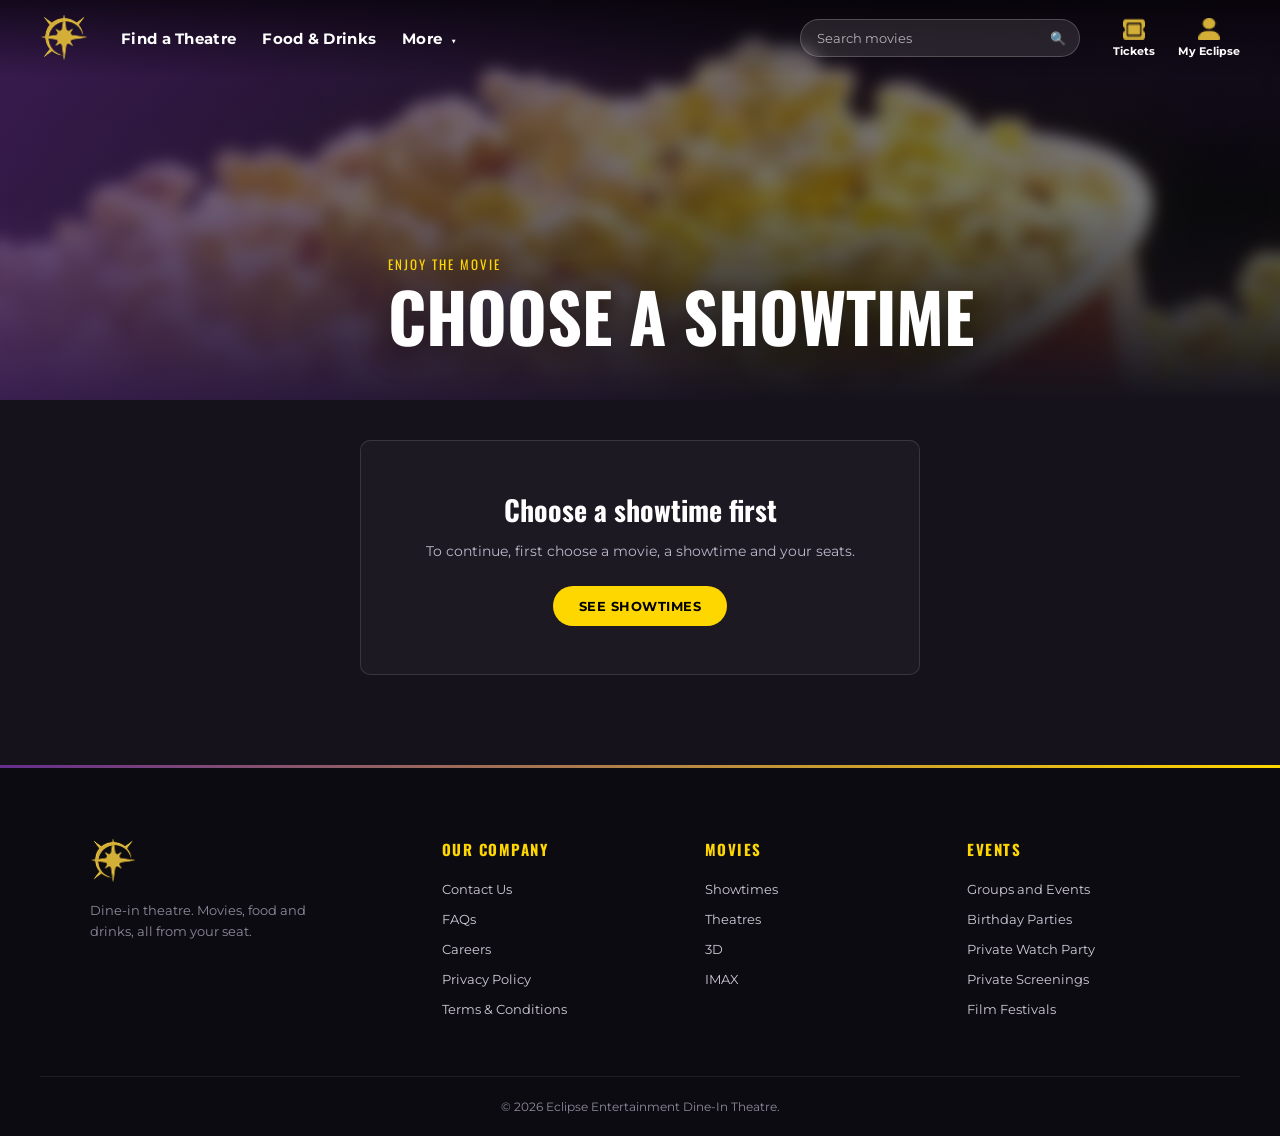
<file: tickets.html>
<!DOCTYPE html>
<html lang="en">
<head>
  <meta charset="UTF-8" />
  <meta name="viewport" content="width=device-width, initial-scale=1.0, viewport-fit=cover" />
  <meta name="theme-color" content="#15121c" />
  <title>Your Tickets | Eclipse Entertainment</title>
  <link rel="preconnect" href="https://fonts.googleapis.com">
  <link rel="preconnect" href="https://fonts.gstatic.com" crossorigin>
  <link href="https://fonts.googleapis.com/css2?family=Montserrat:wght@400;700&family=Oswald:wght@500;700&display=swap" rel="stylesheet">
  <link rel="stylesheet" href="main-styles.css" />
  <link rel="stylesheet" href="seating-styles.css" />
  <link rel="stylesheet" href="tickets-styles.css" />
</head>
<body class="seats-page tickets-page">

  <!-- ================= HEADER ================= -->
  <header class="main-header" id="mainHeader">
    <a href="index.html" class="logo-link">
      <img src="images/logo.png" alt="Eclipse Entertainment" class="logo">
    </a>

    <div class="header-menu" id="headerMenu">
      <nav class="nav-links" aria-label="Main">
        <a href="find-theatre.html">Find a Theatre</a>
        <a href="food-drinks.html">Food &amp; Drinks</a>
        <div class="dropdown" id="moreDropdown">
          <a href="#" class="dropdown-toggle" aria-haspopup="true" aria-expanded="false">More <span class="caret">▼</span></a>
          <div class="dropdown-content">
            <a href="find jobs.html">Find Jobs</a>
            <a href="combo-offers.html">Combo Offers</a>
            <a href="#">Gift Cards</a>
          </div>
        </div>
      </nav>

      <div class="search-section">
        <input type="search" id="searchInput" placeholder="Search movies" aria-label="Search movies" enterkeyhint="search" autocomplete="off">
        <span class="icon" aria-hidden="true">🔍</span>
      </div>
    </div>

    <div class="user-icons">
      <a href="my-eclipse.html#tickets" class="icon-wrapper">
        <img src="images/ticket.png" alt="" aria-hidden="true">
        <span>Tickets</span>
      </a>
      <a href="my-eclipse.html" class="icon-wrapper" id="accountLink">
        <img src="images/user.png" alt="" aria-hidden="true">
        <span>My Eclipse</span>
      </a>
    </div>

    <button class="menu-toggle" id="menuToggle" type="button" aria-label="Open menu" aria-expanded="false" aria-controls="headerMenu">
      <span></span><span></span><span></span>
    </button>
  </header>

  <!-- ================= HERO ================= -->
  <section class="seat-hero" id="seatHero">
    <div class="seat-hero-inner">
      <div class="seat-hero-text">
        <p class="seat-hero-eyebrow">Enjoy the movie</p>
        <h1 id="movieTitle">Your tickets</h1>
        <p class="movie-sub" id="movieSub"></p>
      </div>
    </div>
  </section>

  <!-- ================= TICKETS ================= -->
  <main class="booking">
    <div class="booking-inner" id="bookingInner">

      <!-- Left: poster + email -->
      <aside class="booking-left">
        <div class="booking-poster">
          <img id="moviePoster" alt="">
        </div>

        <form class="email-box" id="emailForm" novalidate>
          <h2>Send tickets to your email?</h2>
          <input type="email" id="emailInput" placeholder="myemail@gmail.com" aria-label="Email address" autocomplete="email" inputmode="email" enterkeyhint="send" autocapitalize="off" spellcheck="false">
          <button type="submit" class="btn-primary">Send</button>
          <p class="email-message" id="emailMessage" aria-live="polite"></p>
        </form>
      </aside>

      <!-- Center: steps + tickets -->
      <section class="booking-center" aria-label="Your tickets">
        <ol class="steps">
          <li class="step done"><span>✓</span><b class="step-label"><i class="step-long">Choose your </i>seats</b></li>
          <li class="step done"><span>✓</span>Payment</li>
          <li class="step active" aria-current="step"><span>3</span>Tickets</li>
        </ol>

        <div class="success-banner">
          <span class="success-icon" aria-hidden="true">✓</span>
          <div>
            <strong>Payment complete!</strong>
            <p id="successText">Your tickets are ready.</p>
          </div>
        </div>

        <div class="ticket-stack" id="ticketStack"></div>

        <div class="ticket-actions">
          <button type="button" class="btn-outline" id="printBtn">Print tickets</button>
          <a href="index.html" class="btn-primary">Back to home</a>
        </div>
      </section>
    </div>

    <!-- Shown when the booking info is missing -->
    <div class="booking-error" id="bookingError" hidden>
      <h2>Choose a showtime first</h2>
      <p>To continue, first choose a movie, a showtime and your seats.</p>
      <a href="index.html#showtimes" class="btn-primary">See showtimes</a>
    </div>
  </main>

  <!-- ================= FOOTER ================= -->
  <footer class="site-footer">
    <div class="footer-container">
      <div class="footer-brand">
        <img src="images/logo.png" alt="Eclipse Entertainment" class="footer-logo">
        <p>Dine-in theatre. Movies, food and drinks, all from your seat.</p>
      </div>

      <div class="footer-col">
        <h4>Our Company</h4>
        <a href="#">Contact Us</a>
        <a href="#">FAQs</a>
        <a href="find jobs.html">Careers</a>
        <a href="#">Privacy Policy</a>
        <a href="#">Terms &amp; Conditions</a>
      </div>

      <div class="footer-col">
        <h4>Movies</h4>
        <a href="index.html#showtimes">Showtimes</a>
        <a href="find-theatre.html">Theatres</a>
        <a href="#">3D</a>
        <a href="#">IMAX</a>
      </div>

      <div class="footer-col">
        <h4>Events</h4>
        <a href="#">Groups and Events</a>
        <a href="#">Birthday Parties</a>
        <a href="#">Private Watch Party</a>
        <a href="#">Private Screenings</a>
        <a href="#">Film Festivals</a>
      </div>
    </div>

    <div class="footer-bottom">
      <p>© <span id="year">2026</span> Eclipse Entertainment Dine-In Theatre.</p>
    </div>
  </footer>

  <script src="movie-list.js"></script>
  <script src="menu.js"></script>
  <script src="tickets.js"></script>
</body>
</html>
</file>
<file: main-styles.css>
/* =========================================================
   Eclipse Entertainment – Main styles (main-styles.css)
   Homepage + shared header, buttons and footer for every page

   Screen sizes used on the whole site:
     Phone        0 – 767px     @media (max-width: 767px)
     Small phone  0 – 480px     @media (max-width: 480px)
     Tablet     768 – 1023px    @media (min-width: 768px) and (max-width: 1023px)
     Desktop   1024px and up    (default styles)
     Large     1440px and up    @media (min-width: 1440px)
   ========================================================= */

:root {
  --purple: #652e8d;
  --purple-dark: #3b1a55;
  --gold: #ffd700;
  --gold-hover: #ffcc00;
  --bg: #15121c;
  --panel: #ffffff;
  --text: #16131c;
  --muted: #8b8697;
  --line: #ebe8f0;
  --pill-off: #ece9f1;
  --radius: 8px;
  --header-h: 76px;
  --content-w: 1100px;
  --side-pad: 40px;
}

* {
  margin: 0;
  padding: 0;
  box-sizing: border-box;
}

html {
  scroll-behavior: smooth;
  -webkit-text-size-adjust: 100%;   /* iPhone: don't resize text when rotating */
  text-size-adjust: 100%;
}

body {
  font-family: 'Montserrat', sans-serif;
  background: var(--bg);
  color: var(--text);
  overflow-x: hidden;
  -webkit-font-smoothing: antialiased;
  -webkit-tap-highlight-color: transparent;
}

/* Page can't scroll behind the open mobile menu */
body.menu-locked {
  overflow: hidden;
}

img {
  display: block;
  max-width: 100%;
}

button {
  font-family: inherit;
}

:focus-visible {
  outline: 2px solid var(--gold);
  outline-offset: 2px;
}

/* ================= HEADER ================= */

.main-header {
  position: fixed;
  top: 0;
  left: 0;
  right: 0;
  z-index: 100;
  height: var(--header-h);
  display: flex;
  align-items: center;
  gap: 32px;
  padding: 0 var(--side-pad);
  padding-left: max(var(--side-pad), env(safe-area-inset-left));
  padding-right: max(var(--side-pad), env(safe-area-inset-right));
  background: linear-gradient(to bottom, rgba(0, 0, 0, 0.65), rgba(0, 0, 0, 0));
  transition: background 0.3s ease, box-shadow 0.3s ease;
}

.main-header.scrolled,
.main-header.menu-open {
  background: rgba(10, 8, 14, 0.97);
  box-shadow: 0 4px 20px rgba(0, 0, 0, 0.4);
}

.logo-link {
  flex-shrink: 0;
}

.logo {
  height: 48px;
  width: auto;
}

.header-menu {
  flex: 1;
  display: flex;
  align-items: center;
  justify-content: space-between;
  gap: 24px;
}

.nav-links {
  display: flex;
  align-items: center;
  gap: 26px;
}

.nav-links a {
  color: #fff;
  text-decoration: none;
  font-size: 15px;
  font-weight: 700;
  letter-spacing: 0.3px;
  white-space: nowrap;
  transition: color 0.2s ease;
}

.nav-links a:focus-visible {
  color: var(--gold);
}

.caret {
  font-size: 9px;
  margin-left: 4px;
}

/* Dropdown */
.dropdown {
  position: relative;
}

.dropdown-content {
  position: absolute;
  top: calc(100% + 14px);
  left: 0;
  min-width: 180px;
  background: rgba(10, 8, 14, 0.97);
  border-top: 3px solid var(--gold);
  border-radius: 0 0 6px 6px;
  padding: 8px 0;
  box-shadow: 0 10px 30px rgba(0, 0, 0, 0.5);
  opacity: 0;
  visibility: hidden;
  transform: translateY(-6px);
  transition: opacity 0.2s ease, transform 0.2s ease, visibility 0.2s ease;
}

/* invisible bridge so the menu doesn't close while moving the mouse down */
.dropdown-content::before {
  content: '';
  position: absolute;
  top: -17px;
  left: 0;
  right: 0;
  height: 14px;
}

.dropdown.open .dropdown-content {
  opacity: 1;
  visibility: visible;
  transform: translateY(0);
}

.dropdown-content a {
  display: block;
  padding: 10px 18px;
  font-size: 14px;
  font-weight: 400;
}

/* Search */
.search-section {
  position: relative;
  width: 280px;
}

.search-section input {
  -webkit-appearance: none;   /* Safari: allow rounded custom style */
  appearance: none;
  width: 100%;
  height: 38px;
  padding: 0 38px 0 16px;
  border: 1px solid rgba(255, 255, 255, 0.2);
  border-radius: 20px;
  background: rgba(255, 255, 255, 0.1);
  color: #fff;
  font-family: inherit;
  font-size: 13px;
  outline: none;
  transition: border-color 0.2s ease, background 0.2s ease;
}

/* hide the browser's own "x" / search icon so ours is the only one */
.search-section input::-webkit-search-decoration,
.search-section input::-webkit-search-cancel-button {
  -webkit-appearance: none;
}

.search-section input::placeholder {
  color: rgba(255, 255, 255, 0.65);
}

.search-section input:focus {
  border-color: var(--gold);
  background: rgba(255, 255, 255, 0.16);
}

.search-section .icon {
  position: absolute;
  right: 14px;
  top: 50%;
  transform: translateY(-50%);
  font-size: 13px;
  pointer-events: none;
}

/* User icons */
.user-icons {
  display: flex;
  gap: 22px;
}

.icon-wrapper {
  display: flex;
  flex-direction: column;
  align-items: center;
  gap: 4px;
  min-width: 44px;
  color: #fff;
  font-size: 11px;
  font-weight: 700;
  text-decoration: none;
  white-space: nowrap;
  cursor: pointer;
  transition: color 0.2s ease, transform 0.2s ease;
}

.icon-wrapper img {
  width: 22px;
  height: 22px;
}

/* Hamburger (phone + tablet only) */
.menu-toggle {
  display: none;
  flex-direction: column;
  justify-content: center;
  gap: 5px;
  width: 44px;
  height: 44px;
  padding: 10px;
  background: none;
  border: 0;
  cursor: pointer;
}

.menu-toggle span {
  display: block;
  width: 100%;
  height: 2px;
  background: #fff;
  border-radius: 2px;
  transition: transform 0.3s ease, opacity 0.3s ease;
}

.main-header.menu-open .menu-toggle span:nth-child(1) {
  transform: translateY(7px) rotate(45deg);
}

.main-header.menu-open .menu-toggle span:nth-child(2) {
  opacity: 0;
}

.main-header.menu-open .menu-toggle span:nth-child(3) {
  transform: translateY(-7px) rotate(-45deg);
}

/* ================= HERO ================= */

.hero {
  position: relative;
  min-height: 560px;
  padding: calc(var(--header-h) + 70px) var(--side-pad) 150px;
  background:
    linear-gradient(to bottom,
      rgba(59, 26, 85, 0.55) 0%,
      rgba(101, 46, 141, 0.55) 45%,
      var(--bg) 100%),
    url('images/image.png') center/cover no-repeat;
  color: #fff;
}

.hero-inner {
  max-width: var(--content-w);
  margin: 0 auto;
  animation: fadeSlideUp 0.9s ease-out both;
}

.hero-eyebrow {
  font-family: 'Oswald', sans-serif;
  font-size: 13px;
  letter-spacing: 2px;
  text-transform: uppercase;
  color: var(--gold);
  margin-bottom: 10px;
}

.hero-eyebrow span {
  margin: 0 6px;
  opacity: 0.7;
}

.hero-title {
  font-family: 'Oswald', sans-serif;
  font-weight: 700;
  font-size: clamp(40px, 7vw, 76px);
  line-height: 1;
  letter-spacing: -0.5px;
  text-shadow: 0 4px 30px rgba(0, 0, 0, 0.4);
}

.hero-tagline {
  max-width: 520px;
  margin: 16px 0 24px;
  font-size: 15px;
  line-height: 1.6;
  color: rgba(255, 255, 255, 0.88);
}

.btn-primary {
  display: inline-block;
  padding: 12px 26px;
  background: var(--gold);
  color: #000;
  font-size: 13px;
  font-weight: 700;
  letter-spacing: 0.5px;
  text-transform: uppercase;
  text-decoration: none;
  border-radius: 30px;
  transition: transform 0.2s ease, box-shadow 0.2s ease, background 0.2s ease;
}

/* Date strip */
.date-strip {
  display: flex;
  align-items: center;
  gap: 10px;
  margin-top: 44px;
}

.date-list {
  flex: 1;
  min-width: 0;   /* lets the strip shrink and scroll instead of pushing the page wider */
  display: flex;
  gap: 10px;
  overflow-x: auto;
  scroll-behavior: smooth;
  scroll-snap-type: x proximity;
  scrollbar-width: none;
  overscroll-behavior-x: contain;
  padding: 6px 2px;
}

.date-list::-webkit-scrollbar {
  display: none;
}

.date-btn {
  flex: 0 0 92px;
  height: 92px;
  display: flex;
  flex-direction: column;
  align-items: center;
  justify-content: center;
  gap: 2px;
  border: 0;
  border-radius: 6px;
  cursor: pointer;
  scroll-snap-align: start;
  background: rgba(255, 255, 255, 0.14);
  color: rgba(255, 255, 255, 0.75);
  -webkit-backdrop-filter: blur(4px);   /* Safari */
  backdrop-filter: blur(4px);
  transition: background 0.2s ease, color 0.2s ease, transform 0.2s ease;
}

.date-btn.active {
  background: var(--gold);
  color: #000;
  box-shadow: 0 8px 24px rgba(255, 215, 0, 0.35);
}

.date-top {
  font-family: 'Oswald', sans-serif;
  font-size: 13px;
  letter-spacing: 1px;
  text-transform: uppercase;
}

.date-day {
  font-family: 'Oswald', sans-serif;
  font-size: 30px;
  font-weight: 700;
  line-height: 1.1;
  text-transform: uppercase;
}

.date-arrow {
  flex-shrink: 0;
  width: 40px;
  height: 40px;
  border: 0;
  border-radius: 50%;
  cursor: pointer;
  background: var(--purple);
  color: #fff;
  font-size: 16px;
  box-shadow: 0 4px 14px rgba(0, 0, 0, 0.35);
  transition: background 0.2s ease, color 0.2s ease, transform 0.2s ease, opacity 0.2s ease;
}

.date-arrow:disabled {
  opacity: 0.35;
  cursor: default;
}

/* ================= SHOWTIMES PANEL ================= */

.showtimes {
  position: relative;
  z-index: 2;
  margin-top: -80px;
  padding: 0 var(--side-pad) 90px;
  scroll-margin-top: calc(var(--header-h) + 16px);
}

.showtimes-panel {
  max-width: var(--content-w);
  margin: 0 auto;
  background: var(--panel);
  border-radius: 10px;
  padding: 44px 48px 56px;
  box-shadow: 0 20px 60px rgba(0, 0, 0, 0.45);
}

.panel-heading {
  display: flex;
  align-items: center;
  gap: 12px;
  margin-bottom: 34px;
}

.clock-icon {
  position: relative;
  flex-shrink: 0;
  width: 16px;
  height: 16px;
  border: 2px solid var(--purple);
  border-radius: 50%;
}

.clock-icon::before {
  content: '';
  position: absolute;
  left: 5px;
  top: 2px;
  width: 2px;
  height: 5px;
  background: var(--purple);
}

.clock-icon::after {
  content: '';
  position: absolute;
  left: 5px;
  top: 6px;
  width: 4px;
  height: 2px;
  background: var(--purple);
}

.panel-heading h2 {
  font-family: 'Oswald', sans-serif;
  font-size: 14px;
  font-weight: 500;
  letter-spacing: 1.5px;
  text-transform: uppercase;
  white-space: nowrap;
}

.heading-line {
  flex: 1;
  height: 1px;
  background: var(--purple);
  opacity: 0.35;
}

.showtime-grid {
  display: grid;
  grid-template-columns: repeat(3, minmax(0, 1fr));
  gap: 34px;
}

/* Movie card */
.movie-card {
  display: flex;
  flex-direction: column;
  min-width: 0;
  background: #fff;
  border-radius: var(--radius);
  overflow: hidden;
  box-shadow: 0 6px 22px rgba(20, 10, 40, 0.12);
  transition: transform 0.25s ease, box-shadow 0.25s ease;
  animation: cardIn 0.5s ease backwards;
}

.movie-card[hidden] {
  display: none;
}

.poster {
  aspect-ratio: 2 / 3;
  overflow: hidden;
  background: #222;
}

.poster img {
  width: 100%;
  height: 100%;
  object-fit: cover;
  transition: transform 0.5s ease;
}

.card-body {
  flex: 1;
  display: flex;
  flex-direction: column;
  padding: 18px 20px 20px;
}

.genre {
  font-size: 10px;
  letter-spacing: 1.5px;
  text-transform: uppercase;
  color: var(--muted);
  margin-bottom: 6px;
}

.movie-title {
  font-family: 'Oswald', sans-serif;
  font-size: 19px;
  font-weight: 500;
  line-height: 1.2;
  text-transform: uppercase;
  min-height: 46px;
  overflow-wrap: anywhere;
}

.meta {
  display: flex;
  justify-content: space-between;
  align-items: center;
  gap: 10px;
  margin: 12px 0 16px;
  padding-bottom: 16px;
  border-bottom: 1px solid var(--line);
}

.rating {
  font-family: 'Oswald', sans-serif;
  font-size: 12px;
  padding: 3px 10px;
  border: 1px solid #cfcad8;
  border-radius: 20px;
}

.duration {
  font-family: 'Oswald', sans-serif;
  font-size: 12px;
  letter-spacing: 0.5px;
  text-transform: uppercase;
  color: var(--muted);
}

.format-switch {
  display: flex;
  justify-content: space-between;
  align-items: center;
  margin-bottom: 14px;
}

.format-arrow {
  width: 32px;
  height: 32px;
  border: 0;
  border-radius: 50%;
  background: none;
  color: var(--purple);
  font-size: 14px;
  cursor: pointer;
  transition: background 0.2s ease;
}

.format-arrow:disabled {
  opacity: 0.25;
  cursor: default;
}

.format-name {
  font-family: 'Oswald', sans-serif;
  font-size: 13px;
  font-weight: 700;
  letter-spacing: 1px;
  text-transform: uppercase;
  color: var(--purple);
}

.times {
  flex: 1;
  display: grid;
  grid-template-columns: repeat(3, minmax(0, 1fr));
  gap: 10px;
  align-content: start;
}

.time-pill {
  display: flex;
  align-items: center;
  justify-content: center;
  height: 32px;
  border-radius: 20px;
  font-family: 'Oswald', sans-serif;
  font-size: 13px;
  white-space: nowrap;
  text-decoration: none;
  background: var(--purple);
  color: #fff;
  transition: background 0.2s ease, color 0.2s ease, transform 0.2s ease;
}

.time-pill.is-past {
  background: var(--pill-off);
  color: #b2adbc;
  cursor: not-allowed;
}

/* Synopsis & trailers */
.details-toggle {
  display: flex;
  justify-content: space-between;
  align-items: center;
  width: 100%;
  height: 44px;
  padding: 0 0 0 20px;
  border: 0;
  background: #eef0f4;
  cursor: pointer;
  font-family: 'Oswald', sans-serif;
  font-size: 12px;
  letter-spacing: 1px;
  text-transform: uppercase;
  color: var(--text);
  text-align: left;
}

.details-toggle .plus {
  display: flex;
  align-items: center;
  justify-content: center;
  width: 44px;
  height: 44px;
  background: var(--text);
  color: var(--gold);
  font-size: 18px;
  transition: background 0.2s ease;
}

.details-toggle .plus::before {
  content: '+';
  display: inline-block;
  transition: transform 0.3s ease;
}

.details-toggle[aria-expanded="true"] .plus::before {
  transform: rotate(45deg);
}

.details {
  display: grid;
  grid-template-rows: 0fr;
  background: #f7f6fa;
  transition: grid-template-rows 0.35s ease;
}

.details.open {
  grid-template-rows: 1fr;
}

.details-inner {
  min-height: 0;
  overflow: hidden;
}

.details-content {
  padding: 16px 20px 18px;
}

.details-content p {
  font-size: 13px;
  line-height: 1.6;
  color: #4a4555;
}

.trailer-link {
  display: inline-block;
  margin-top: 10px;
  padding: 6px 0;
  font-size: 12px;
  font-weight: 700;
  text-transform: uppercase;
  color: var(--purple);
}

.no-results {
  text-align: center;
  padding: 40px 0 10px;
  color: var(--muted);
}

/* ================= FOOTER ================= */

.site-footer {
  background: #0d0b12;
  color: #cfcad8;
  padding: 70px var(--side-pad) 0;
  padding-bottom: env(safe-area-inset-bottom);   /* iPhone home bar */
  border-top: 3px solid;
  border-image: linear-gradient(to right, var(--purple), var(--gold)) 1;
}

.footer-container {
  max-width: var(--content-w);
  margin: 0 auto;
  display: grid;
  grid-template-columns: 1.4fr 1fr 1fr 1fr;
  gap: 40px;
  padding-bottom: 50px;
}

.footer-logo {
  height: 46px;
  width: auto;
  margin-bottom: 16px;
}

.footer-brand p {
  max-width: 260px;
  font-size: 13px;
  line-height: 1.6;
  color: #8f8a9b;
}

.footer-col h4 {
  font-family: 'Oswald', sans-serif;
  font-size: 15px;
  letter-spacing: 1.5px;
  text-transform: uppercase;
  color: var(--gold);
  margin-bottom: 16px;
}

.footer-col a {
  display: block;
  width: -moz-fit-content;
  width: fit-content;
  padding: 5px 0;
  margin-bottom: 4px;
  font-size: 13px;
  color: #cfcad8;
  text-decoration: none;
  transition: color 0.2s ease, transform 0.2s ease;
}

.footer-bottom {
  border-top: 1px solid rgba(255, 255, 255, 0.08);
  padding: 22px 0;
  text-align: center;
  font-size: 12px;
  color: #8f8a9b;
}

/* ================= HOVER EFFECTS =================
   Only for devices with a real mouse, so effects don't
   "stick" after tapping on phones and tablets */

@media (hover: hover) and (pointer: fine) {
  .nav-links a:hover {
    color: var(--gold);
  }

  .dropdown:hover .dropdown-content {
    opacity: 1;
    visibility: visible;
    transform: translateY(0);
  }

  .dropdown-content a:hover {
    background: rgba(255, 255, 255, 0.06);
  }

  .icon-wrapper:hover {
    color: var(--gold);
    transform: translateY(-2px);
  }

  .btn-primary:hover {
    background: var(--gold-hover);
    transform: translateY(-2px);
    box-shadow: 0 8px 20px rgba(255, 215, 0, 0.35);
  }

  .date-btn:not(.active):hover {
    background: rgba(255, 255, 255, 0.26);
    color: #fff;
    transform: translateY(-3px);
  }

  .date-arrow:hover:not(:disabled) {
    background: var(--gold);
    color: #000;
    transform: scale(1.08);
  }

  .movie-card:hover {
    transform: translateY(-4px);
    box-shadow: 0 14px 34px rgba(20, 10, 40, 0.2);
  }

  .movie-card:hover .poster img {
    transform: scale(1.05);
  }

  .format-arrow:hover:not(:disabled) {
    background: var(--pill-off);
  }

  a.time-pill:hover {
    background: var(--gold);
    color: #000;
    transform: translateY(-2px);
  }

  .details-toggle:hover .plus {
    background: var(--purple);
  }

  .footer-col a:hover {
    color: #fff;
    transform: translateX(4px);
  }
}

/* Touch feedback: a quick press effect instead of hover */
.btn-primary:active,
a.time-pill:active,
.date-btn:active,
.date-arrow:active:not(:disabled) {
  transform: scale(0.96);
}

/* ================= ANIMATIONS ================= */

@keyframes fadeSlideUp {
  from {
    opacity: 0;
    transform: translateY(30px);
  }
  to {
    opacity: 1;
    transform: translateY(0);
  }
}

@keyframes cardIn {
  from {
    opacity: 0;
    transform: translateY(20px);
  }
  to {
    opacity: 1;
    transform: translateY(0);
  }
}

@media (prefers-reduced-motion: reduce) {
  * {
    animation: none !important;
    transition: none !important;
  }
  html,
  .date-list {
    scroll-behavior: auto;
  }
}

/* =========================================================
   RESPONSIVE
   ========================================================= */

/* ---------- LARGE SCREENS: 1440px and up ---------- */
@media (min-width: 1440px) {
  :root {
    --content-w: 1280px;
    --side-pad: 60px;
  }

  .hero {
    min-height: 620px;
  }

  .showtime-grid {
    grid-template-columns: repeat(4, minmax(0, 1fr));
    gap: 30px;
  }
}

/* ---------- SMALL DESKTOP: 1024px – 1199px ---------- */
@media (min-width: 1024px) and (max-width: 1199px) {
  .main-header {
    gap: 24px;
  }

  .nav-links {
    gap: 18px;
  }

  .search-section {
    width: 190px;
  }

  .showtimes-panel {
    padding: 40px 36px 48px;
  }

  .showtime-grid {
    gap: 24px;
  }
}

/* ---------- PHONE + TABLET: 1023px and down ----------
   Header turns into the hamburger menu */
@media (max-width: 1023px) {
  :root {
    --side-pad: 28px;
  }

  .main-header {
    gap: 16px;
  }

  .menu-toggle {
    display: flex;
  }

  .user-icons {
    margin-left: auto;
  }

  .header-menu {
    position: absolute;
    top: var(--header-h);
    left: 0;
    right: 0;
    flex-direction: column;
    align-items: stretch;
    gap: 18px;
    padding: 20px var(--side-pad) 28px;
    max-height: calc(100vh - var(--header-h));
    max-height: calc(100dvh - var(--header-h));   /* iPhone/Android: respects the browser bars */
    overflow-y: auto;
    overscroll-behavior: contain;
    background: rgba(10, 8, 14, 0.98);
    box-shadow: 0 12px 30px rgba(0, 0, 0, 0.5);
    opacity: 0;
    visibility: hidden;
    transform: translateY(-10px);
    transition: opacity 0.25s ease, transform 0.25s ease, visibility 0.25s ease;
  }

  .main-header.menu-open .header-menu {
    opacity: 1;
    visibility: visible;
    transform: translateY(0);
  }

  .search-section {
    order: -1;
    width: 100%;
  }

  .search-section input {
    height: 44px;
    font-size: 16px;   /* 16px or more = iPhone doesn't zoom in when typing */
  }

  .nav-links {
    flex-direction: column;
    align-items: stretch;
    gap: 0;
  }

  .nav-links > a,
  .dropdown-toggle {
    display: block;
    padding: 14px 4px;
    font-size: 16px;
    border-bottom: 1px solid rgba(255, 255, 255, 0.08);
  }

  .dropdown-content {
    position: static;
    display: none;
    opacity: 1;
    visibility: visible;
    transform: none;
    border-top: 0;
    box-shadow: none;
    background: transparent;
    padding: 0 0 8px 14px;
  }

  .dropdown.open .dropdown-content {
    display: block;
  }

  .dropdown-content a {
    padding: 12px 18px;
    font-size: 15px;
  }

  .dropdown-content::before {
    display: none;
  }
}

/* ---------- TABLET: 768px – 1023px ---------- */
@media (min-width: 768px) and (max-width: 1023px) {
  .hero {
    min-height: 520px;
    padding-top: calc(var(--header-h) + 60px);
  }

  .showtimes-panel {
    padding: 36px 32px 44px;
  }

  .showtime-grid {
    grid-template-columns: repeat(2, minmax(0, 1fr));
    gap: 26px;
  }

  .time-pill {
    height: 38px;
  }

  .footer-container {
    grid-template-columns: 1fr 1fr;
  }
}

/* ---------- PHONE: 767px and down ---------- */
@media (max-width: 767px) {
  :root {
    --header-h: 64px;
    --side-pad: 20px;
  }

  .logo {
    height: 40px;
  }

  .user-icons {
    gap: 12px;
  }

  .icon-wrapper span {
    display: none;
  }

  .icon-wrapper {
    justify-content: center;
    height: 44px;
  }

  .icon-wrapper img {
    width: 24px;
    height: 24px;
  }

  .hero {
    min-height: 0;
    padding: calc(var(--header-h) + 40px) var(--side-pad) 120px;
  }

  .hero-tagline {
    font-size: 14px;
  }

  .date-strip {
    margin-top: 32px;
    /* strip reaches the screen edge so you can tell it scrolls */
    margin-right: calc(var(--side-pad) * -1);
  }

  .date-arrow {
    display: none;
  }

  .date-btn {
    flex-basis: 72px;
    height: 76px;
  }

  .date-day {
    font-size: 24px;
  }

  .showtimes {
    margin-top: -70px;
    padding: 0 12px 60px;
  }

  .showtimes-panel {
    padding: 28px 18px 36px;
  }

  .panel-heading {
    margin-bottom: 24px;
  }

  .panel-heading h2 {
    white-space: normal;
  }

  .showtime-grid {
    grid-template-columns: minmax(0, 1fr);
    max-width: 420px;
    margin: 0 auto;
    gap: 26px;
  }

  .time-pill {
    height: 40px;
    font-size: 14px;
  }

  .format-arrow {
    width: 40px;
    height: 40px;
  }

  .site-footer {
    padding-top: 50px;
  }

  .footer-container {
    grid-template-columns: 1fr;
    gap: 30px;
    padding-bottom: 36px;
  }
}

/* ---------- SMALL PHONE: 480px and down (iPhone SE, small Android) ---------- */
@media (max-width: 480px) {
  .logo {
    height: 34px;
  }

  .hero-eyebrow {
    font-size: 11px;
    letter-spacing: 1.5px;
  }

  .hero-eyebrow span {
    margin: 0 3px;
  }

  .btn-primary {
    display: block;
    text-align: center;
    padding: 14px 20px;
  }

  .date-btn {
    flex-basis: 66px;
    height: 72px;
  }

  .date-top {
    font-size: 11px;
  }

  .date-day {
    font-size: 22px;
  }

  .showtimes {
    padding: 0 8px 50px;
  }

  .showtimes-panel {
    padding: 24px 14px 30px;
  }

  .card-body {
    padding: 16px;
  }

  .times {
    gap: 8px;
  }
}
</file>
<file: food-styles.css>
/* =========================================================
   Eclipse Entertainment – Snack Studio (food-drinks.html)
   Uses main-styles.css for the header, footer, buttons and colors
   ========================================================= */

[hidden] {
  display: none !important;
}

.sr-only {
  position: absolute;
  width: 1px;
  height: 1px;
  overflow: hidden;
  clip: rect(0 0 0 0);
  white-space: nowrap;
}

.food-page {
  color: #fff;
}

.food-page.modal-open {
  overflow: hidden;
}

/* Current page in the header */
.nav-links a.active {
  color: var(--gold);
}

.price {
  font-family: 'Oswald', sans-serif;
  font-size: 22px;
  font-weight: 500;
  color: var(--gold);
}

/* ================= HERO ================= */

.food-hero {
  position: relative;
  padding: calc(var(--header-h) + 70px) 40px 110px;
  background:
    radial-gradient(circle at 80% 30%, rgba(255, 215, 0, 0.18), transparent 45%),
    linear-gradient(to bottom, rgba(59, 26, 85, 0.75) 0%, rgba(101, 46, 141, 0.55) 50%, var(--bg) 100%),
    url('images/image (9).png') center / cover no-repeat;
}

.food-hero-inner {
  max-width: 1240px;
  margin: 0 auto;
  animation: fadeSlideUp 0.9s ease-out both;
}

.hero-steps {
  display: flex;
  flex-wrap: wrap;
  gap: 10px;
  margin-top: 28px;
}

.hero-steps a {
  display: flex;
  align-items: center;
  gap: 10px;
  padding: 10px 18px 10px 10px;
  border: 1px solid rgba(255, 255, 255, 0.22);
  border-radius: 40px;
  background: rgba(10, 8, 14, 0.4);
  backdrop-filter: blur(6px);
  color: #fff;
  font-size: 13px;
  font-weight: 700;
  text-decoration: none;
  transition: border-color 0.2s ease, transform 0.2s ease;
}

.hero-steps a:hover {
  border-color: var(--gold);
  transform: translateY(-2px);
}

.hero-steps span {
  display: grid;
  place-items: center;
  width: 26px;
  height: 26px;
  border-radius: 50%;
  background: var(--gold);
  color: #000;
  font-size: 12px;
}

.seat-banner {
  display: inline-block;
  margin-top: 22px;
  padding: 10px 18px;
  border-radius: 8px;
  background: rgba(255, 215, 0, 0.14);
  border: 1px solid rgba(255, 215, 0, 0.4);
  font-size: 14px;
}

/* ================= LAYOUT ================= */

.studio {
  max-width: 1240px;
  margin: -40px auto 0;
  padding: 0 40px 90px;
  display: grid;
  grid-template-columns: 1fr 340px;
  gap: 40px;
  align-items: start;
  position: relative;
  z-index: 2;
}

.studio-main {
  display: flex;
  flex-direction: column;
  gap: 36px;
  min-width: 0;
}

.studio-section {
  padding: 34px 34px 38px;
  border: 1px solid rgba(255, 255, 255, 0.08);
  border-radius: 16px;
  background: linear-gradient(160deg, rgba(101, 46, 141, 0.16), rgba(255, 255, 255, 0.02) 40%);
  scroll-margin-top: calc(var(--header-h) + 20px);
}

.section-head {
  display: flex;
  gap: 18px;
  align-items: flex-start;
  margin-bottom: 26px;
}

.section-num {
  font-family: 'Oswald', sans-serif;
  font-size: 40px;
  font-weight: 700;
  line-height: 1;
  color: transparent;
  -webkit-text-stroke: 1.5px var(--gold);
}

.section-head h2 {
  font-family: 'Oswald', sans-serif;
  font-size: 28px;
  font-weight: 700;
  text-transform: uppercase;
  letter-spacing: 0.5px;
}

.section-head p {
  margin-top: 4px;
  font-size: 14px;
  color: #bdb7c9;
}

/* ================= 1. MOVIE PAIRING ================= */

.movie-picker {
  position: relative;
  display: flex;
  gap: 12px;
  overflow-x: auto;
  padding: 4px 2px 14px;
  scrollbar-width: thin;
}

.movie-chip {
  flex: 0 0 96px;
  display: flex;
  flex-direction: column;
  gap: 8px;
  padding: 0;
  border: 0;
  background: none;
  color: #bdb7c9;
  font-family: inherit;
  font-size: 11px;
  font-weight: 700;
  text-align: center;
  cursor: pointer;
}

.movie-chip img {
  width: 96px;
  height: 136px;
  object-fit: cover;
  border-radius: 8px;
  border: 2px solid transparent;
  opacity: 0.6;
  transition: opacity 0.2s ease, border-color 0.2s ease, transform 0.2s ease;
}

.movie-chip:hover img {
  opacity: 0.9;
  transform: translateY(-3px);
}

.movie-chip.active {
  color: #fff;
}

.movie-chip.active img {
  opacity: 1;
  border-color: var(--gold);
  box-shadow: 0 8px 24px rgba(255, 215, 0, 0.25);
}

.pairing-card {
  display: grid;
  grid-template-columns: 260px 1fr;
  margin-top: 10px;
  border-radius: 14px;
  overflow: hidden;
  background: #fff;
  color: var(--text);
  box-shadow: 0 16px 40px rgba(0, 0, 0, 0.4);
}

.pairing-card.swap {
  animation: pairingIn 0.45s ease;
}

.pairing-photo {
  position: relative;
  min-height: 240px;
  background: #222;
}

.pairing-photo img {
  width: 100%;
  height: 100%;
  object-fit: cover;
}

.pairing-icon {
  position: absolute;
  right: -26px;
  bottom: 24px;
  display: grid;
  place-items: center;
  width: 64px;
  height: 64px;
  border-radius: 50%;
  background: var(--gold);
  font-size: 32px;
  box-shadow: 0 8px 20px rgba(0, 0, 0, 0.3);
}

.pairing-body {
  display: flex;
  flex-direction: column;
  padding: 26px 28px 24px 48px;
}

.pairing-for {
  font-size: 11px;
  font-weight: 700;
  letter-spacing: 1.5px;
  text-transform: uppercase;
  color: var(--purple);
}

.pairing-body h3 {
  margin-top: 6px;
  font-family: 'Oswald', sans-serif;
  font-size: 28px;
  line-height: 1.1;
  text-transform: uppercase;
}

.pairing-note {
  margin-top: 6px;
  font-size: 13px;
  font-style: italic;
  color: var(--muted);
}

.pairing-list {
  list-style: none;
  display: flex;
  flex-wrap: wrap;
  gap: 8px;
  margin: 16px 0 20px;
}

.pairing-list li {
  padding: 6px 12px;
  border-radius: 20px;
  background: #f1eef6;
  font-size: 12px;
  font-weight: 700;
}

.pairing-foot {
  display: flex;
  align-items: center;
  justify-content: space-between;
  gap: 16px;
  margin-top: auto;
}

.pairing-foot .price {
  font-size: 30px;
  color: var(--purple);
}

.food-page button.btn-primary {
  border: 0;
  cursor: pointer;
  font-family: inherit;
}

.btn-primary.added,
.add-btn.added {
  background: #7ee2a8 !important;
  color: #0d0b12 !important;
}

/* ================= 2. SNACK MOOD ================= */

.mood-bar {
  display: flex;
  flex-wrap: wrap;
  gap: 10px;
  margin-bottom: 26px;
}

.mood-btn {
  display: flex;
  align-items: center;
  gap: 8px;
  padding: 10px 18px;
  border: 1px solid rgba(255, 255, 255, 0.16);
  border-radius: 40px;
  background: rgba(255, 255, 255, 0.04);
  color: #d9d4e3;
  font-family: inherit;
  font-size: 14px;
  font-weight: 700;
  cursor: pointer;
  transition: background 0.2s ease, border-color 0.2s ease, transform 0.2s ease;
}

.mood-icon {
  font-size: 18px;
  transition: transform 0.3s ease;
}

.mood-btn:hover {
  border-color: rgba(255, 255, 255, 0.4);
}

.mood-btn.active {
  background: var(--gold);
  border-color: var(--gold);
  color: #000;
}

.mood-btn.active .mood-icon {
  transform: scale(1.25) rotate(-8deg);
}

.menu-grid {
  display: grid;
  grid-template-columns: repeat(auto-fill, minmax(210px, 1fr));
  gap: 18px;
}

.menu-card {
  display: flex;
  flex-direction: column;
  border-radius: 12px;
  overflow: hidden;
  background: #1f1a29;
  border: 1px solid rgba(255, 255, 255, 0.06);
  transition: transform 0.25s ease, border-color 0.25s ease;
  animation: cardIn 0.4s ease backwards;
}

.menu-card:hover {
  transform: translateY(-4px);
  border-color: rgba(255, 215, 0, 0.4);
}

.menu-photo {
  position: relative;
  height: 120px;
  background: #2a2433;
}

.menu-photo img {
  width: 100%;
  height: 100%;
  object-fit: cover;
  opacity: 0.55;
}

.menu-icon {
  position: absolute;
  left: 14px;
  bottom: -20px;
  display: grid;
  place-items: center;
  width: 46px;
  height: 46px;
  border-radius: 50%;
  background: #fff;
  font-size: 24px;
  box-shadow: 0 6px 14px rgba(0, 0, 0, 0.35);
}

.menu-tag {
  position: absolute;
  top: 10px;
  left: 10px;
  padding: 3px 9px;
  border-radius: 4px;
  background: var(--purple);
  font-size: 10px;
  font-weight: 700;
  letter-spacing: 1px;
}

.menu-count {
  position: absolute;
  top: 10px;
  right: 10px;
  padding: 3px 9px;
  border-radius: 20px;
  background: var(--gold);
  color: #000;
  font-size: 12px;
  font-weight: 700;
}

.menu-body {
  flex: 1;
  display: flex;
  flex-direction: column;
  padding: 28px 16px 16px;
}

.menu-body h3 {
  font-family: 'Oswald', sans-serif;
  font-size: 17px;
  font-weight: 500;
  text-transform: uppercase;
}

.menu-body p {
  margin: 6px 0 14px;
  font-size: 12px;
  line-height: 1.5;
  color: #a39db0;
}

.menu-foot {
  display: flex;
  align-items: center;
  justify-content: space-between;
  margin-top: auto;
}

.menu-foot .price {
  font-size: 18px;
}

.add-btn {
  padding: 8px 14px;
  border: 0;
  border-radius: 20px;
  background: var(--purple);
  color: #fff;
  font-family: inherit;
  font-size: 12px;
  font-weight: 700;
  cursor: pointer;
  transition: background 0.2s ease, color 0.2s ease;
}

.add-btn:hover {
  background: var(--gold);
  color: #000;
}

/* ================= 3. BUILD YOUR POPCORN ================= */

.popcorn-builder {
  display: grid;
  grid-template-columns: 260px 1fr;
  gap: 36px;
  align-items: center;
}

.bucket-stage {
  display: flex;
  flex-direction: column;
  align-items: center;
  padding: 20px 0 10px;
  border-radius: 14px;
  background: radial-gradient(circle at 50% 70%, rgba(255, 215, 0, 0.16), transparent 65%);
}

.bucket {
  --scale: 1;
  position: relative;
  width: 170px;
  height: 250px;
  transform: scale(var(--scale));
  transform-origin: bottom center;
  transition: transform 0.4s cubic-bezier(0.3, 1.4, 0.5, 1);
}

/* the popcorn inside, stacked by flavor */
.bucket-fill {
  position: absolute;
  left: 6px;
  right: 6px;
  top: 0;
  height: 62%;
  display: flex;
  flex-direction: column-reverse;
  border-radius: 80px 80px 0 0;
  overflow: hidden;
}

.pop-layer {
  flex: 1;
  background:
    radial-gradient(circle at 20% 30%, rgba(255, 255, 255, 0.55) 0 6px, transparent 7px),
    radial-gradient(circle at 70% 60%, rgba(255, 255, 255, 0.45) 0 7px, transparent 8px),
    radial-gradient(circle at 45% 80%, rgba(0, 0, 0, 0.12) 0 6px, transparent 7px),
    radial-gradient(circle at 85% 20%, rgba(0, 0, 0, 0.1) 0 5px, transparent 6px),
    var(--c);
  background-size: 34px 30px, 40px 36px, 30px 34px, 38px 32px, auto;
  animation: layerIn 0.45s ease;
}

.bucket-toppings {
  position: absolute;
  left: 10px;
  right: 10px;
  top: 0;
  height: 62%;
  pointer-events: none;
}

.piece {
  position: absolute;
  width: 9px;
  height: 9px;
  border-radius: 50%;
  box-shadow: 0 1px 2px rgba(0, 0, 0, 0.35);
  animation: pieceIn 0.35s ease backwards;
}

.piece-drizzle {
  width: 26px;
  height: 5px;
  border-radius: 4px;
  transform: rotate(-18deg);
}

.piece-salt {
  width: 4px;
  height: 4px;
  box-shadow: none;
}

.piece-marshmallow {
  width: 11px;
  height: 9px;
  border-radius: 3px;
}

/* the bucket itself */
.bucket-body {
  position: absolute;
  left: 0;
  right: 0;
  bottom: 0;
  height: 68%;
  display: grid;
  place-items: center;
  clip-path: polygon(0 0, 100% 0, 88% 100%, 12% 100%);
  background:
    repeating-linear-gradient(90deg, var(--purple) 0 22px, #fff 22px 34px);
  box-shadow: inset 0 10px 0 rgba(0, 0, 0, 0.15);
}

.bucket-body::after {
  content: "";
  position: absolute;
  inset: 0;
  background: linear-gradient(90deg, rgba(0, 0, 0, 0.25), transparent 30%, transparent 70%, rgba(0, 0, 0, 0.3));
}

.bucket-label {
  position: relative;
  z-index: 1;
  padding: 6px 12px;
  border-radius: 4px;
  background: var(--gold);
  color: #000;
  font-family: 'Oswald', sans-serif;
  font-size: 15px;
  font-weight: 700;
  letter-spacing: 2px;
}

.bucket-caption {
  margin-top: 16px;
  font-family: 'Oswald', sans-serif;
  font-size: 15px;
  text-align: center;
  color: #d9d4e3;
}

.option-group + .option-group {
  margin-top: 22px;
}

.option-group h3 {
  margin-bottom: 10px;
  font-size: 12px;
  font-weight: 700;
  letter-spacing: 1.5px;
  text-transform: uppercase;
  color: #bdb7c9;
}

.option-group h3 small {
  font-size: 11px;
  font-weight: 400;
  letter-spacing: 0;
  text-transform: none;
  color: #8f8a9b;
}

.chip-row {
  display: flex;
  flex-wrap: wrap;
  gap: 8px;
}

.chip {
  display: flex;
  align-items: center;
  gap: 8px;
  padding: 9px 14px;
  border: 1px solid rgba(255, 255, 255, 0.16);
  border-radius: 30px;
  background: rgba(255, 255, 255, 0.04);
  color: #e9e5f0;
  font-family: inherit;
  font-size: 13px;
  font-weight: 700;
  cursor: pointer;
  transition: border-color 0.2s ease, background 0.2s ease;
}

.chip small {
  font-weight: 400;
  color: #a39db0;
}

.chip:hover:not(:disabled) {
  border-color: rgba(255, 255, 255, 0.4);
}

.chip.active {
  border-color: var(--gold);
  background: rgba(255, 215, 0, 0.14);
}

.chip:disabled {
  opacity: 0.35;
  cursor: not-allowed;
}

.swatch {
  width: 14px;
  height: 14px;
  border-radius: 50%;
  border: 1px solid rgba(255, 255, 255, 0.4);
}

.popcorn-foot {
  display: flex;
  align-items: center;
  justify-content: space-between;
  gap: 16px;
  margin-top: 28px;
  padding-top: 20px;
  border-top: 1px solid rgba(255, 255, 255, 0.1);
}

.popcorn-foot .price {
  font-size: 30px;
}

/* ================= 4. DELIVER AT MINUTE ================= */

.delivery-section {
  background:
    linear-gradient(160deg, rgba(21, 18, 28, 0.9), rgba(21, 18, 28, 0.82)),
    url('images/image 10.png') center / cover no-repeat;
}

.delivery-card {
  padding: 26px;
  border-radius: 14px;
  background: rgba(10, 8, 14, 0.6);
  border: 1px solid rgba(255, 255, 255, 0.08);
}

.delivery-top {
  display: flex;
  flex-wrap: wrap;
  justify-content: space-between;
  align-items: baseline;
  gap: 10px;
  margin-bottom: 44px;
}

.delivery-movie {
  font-size: 13px;
  color: #bdb7c9;
}

.delivery-readout {
  font-family: 'Oswald', sans-serif;
  font-size: 24px;
  color: var(--gold);
}

/* Film strip timeline */
.filmstrip {
  position: relative;
  height: 56px;
}

.filmstrip-track {
  position: absolute;
  inset: 0;
  display: flex;
  border-radius: 6px;
  overflow: hidden;
  background:
    repeating-linear-gradient(90deg, transparent 0 10px, rgba(255, 255, 255, 0.85) 10px 18px, transparent 18px 26px) top 6px left 0 / 100% 7px no-repeat,
    repeating-linear-gradient(90deg, transparent 0 10px, rgba(255, 255, 255, 0.85) 10px 18px, transparent 18px 26px) bottom 6px left 0 / 100% 7px no-repeat,
    #0b0810;
}

.filmstrip-trailers {
  position: relative;
  height: 100%;
  background: rgba(101, 46, 141, 0.45);
  border-right: 2px dashed rgba(255, 255, 255, 0.4);
}

.filmstrip-trailers span {
  position: absolute;
  top: 50%;
  left: 8px;
  transform: translateY(-50%);
  font-size: 10px;
  font-weight: 700;
  letter-spacing: 1px;
  text-transform: uppercase;
  color: rgba(255, 255, 255, 0.7);
}

.filmstrip-progress {
  position: absolute;
  left: 0;
  top: 18px;
  bottom: 18px;
  background: linear-gradient(90deg, rgba(255, 215, 0, 0.35), rgba(255, 215, 0, 0.8));
  pointer-events: none;
  transition: width 0.1s linear;
}

.filmstrip input[type="range"] {
  position: absolute;
  inset: 0;
  width: 100%;
  height: 100%;
  margin: 0;
  opacity: 0;
  cursor: grab;
  z-index: 3;
}

.filmstrip input[type="range"]:active {
  cursor: grabbing;
}

.filmstrip-marker {
  position: absolute;
  top: -12px;
  bottom: -12px;
  width: 4px;
  margin-left: -2px;
  border-radius: 2px;
  background: var(--gold);
  box-shadow: 0 0 16px rgba(255, 215, 0, 0.8);
  pointer-events: none;
  z-index: 2;
  transition: left 0.1s linear;
}

.filmstrip-marker span {
  position: absolute;
  bottom: calc(100% + 6px);
  left: 50%;
  transform: translateX(-50%);
  padding: 4px 10px;
  border-radius: 20px;
  background: var(--gold);
  color: #000;
  font-family: 'Oswald', sans-serif;
  font-size: 14px;
  white-space: nowrap;
}

.filmstrip:focus-within .filmstrip-marker {
  outline: 2px solid #fff;
  outline-offset: 2px;
}

.filmstrip-scale {
  display: flex;
  justify-content: space-between;
  margin-top: 10px;
  font-size: 11px;
  color: #8f8a9b;
}

.preset-row {
  display: flex;
  flex-wrap: wrap;
  gap: 10px;
  margin-top: 22px;
}

.preset {
  padding: 10px 16px;
  border: 1px solid rgba(255, 255, 255, 0.16);
  border-radius: 30px;
  background: rgba(255, 255, 255, 0.04);
  color: #e9e5f0;
  font-family: inherit;
  font-size: 13px;
  font-weight: 700;
  cursor: pointer;
  transition: border-color 0.2s ease, background 0.2s ease;
}

.preset:hover {
  border-color: rgba(255, 255, 255, 0.4);
}

.preset.active {
  border-color: var(--gold);
  background: rgba(255, 215, 0, 0.14);
}

.seat-picker {
  display: flex;
  flex-wrap: wrap;
  align-items: center;
  gap: 10px;
  margin-top: 26px;
  padding-top: 22px;
  border-top: 1px solid rgba(255, 255, 255, 0.1);
}

.seat-picker-label {
  font-size: 12px;
  font-weight: 700;
  letter-spacing: 1.5px;
  text-transform: uppercase;
  color: #bdb7c9;
}

.seat-picker select {
  height: 42px;
  padding: 0 12px;
  border: 1px solid rgba(255, 255, 255, 0.16);
  border-radius: 8px;
  background: #1f1a29;
  color: #fff;
  font-family: inherit;
  font-size: 14px;
  cursor: pointer;
}

.seat-hint {
  flex-basis: 100%;
  font-size: 12px;
  color: #8f8a9b;
}

/* ================= TRAY (sticky side panel) ================= */

.tray-panel {
  position: sticky;
  top: calc(var(--header-h) + 20px);
  max-height: calc(100vh - var(--header-h) - 40px);
  overflow-y: auto;
  padding: 24px;
  border-radius: 16px;
  background: #1a1622;
  border: 1px solid rgba(255, 215, 0, 0.2);
  box-shadow: 0 20px 50px rgba(0, 0, 0, 0.45);
  scrollbar-width: thin;
}

.tray-toggle {
  display: none;
}

.tray-title {
  font-family: 'Oswald', sans-serif;
  font-size: 20px;
  text-transform: uppercase;
  letter-spacing: 1px;
  margin-bottom: 16px;
}

/* Tray seen from above */
.tray-visual {
  position: relative;
  display: flex;
  flex-wrap: wrap;
  align-content: center;
  justify-content: center;
  gap: 6px;
  min-height: 150px;
  padding: 20px 18px;
  border-radius: 18px;
  background:
    linear-gradient(145deg, #3a2f47, #241d2e);
  box-shadow:
    inset 0 0 0 6px #4a3d5a,
    inset 0 0 0 8px #2b2335,
    inset 0 12px 20px rgba(0, 0, 0, 0.35);
}

.tray-empty {
  font-size: 13px;
  text-align: center;
  color: #8f8a9b;
}

.tray-piece {
  display: grid;
  place-items: center;
  width: 46px;
  height: 46px;
  border-radius: 50%;
  background: radial-gradient(circle at 35% 30%, #ffffff, #e7e2ee);
  font-size: 24px;
  box-shadow: 0 5px 10px rgba(0, 0, 0, 0.4);
  transform: rotate(var(--r));
}

.tray-piece.drop {
  animation: dropIn 0.5s cubic-bezier(0.3, 1.5, 0.5, 1);
}

.tray-more {
  display: grid;
  place-items: center;
  width: 46px;
  height: 46px;
  border-radius: 50%;
  background: var(--gold);
  color: #000;
  font-weight: 700;
}

.tray-list {
  list-style: none;
  display: flex;
  flex-direction: column;
  gap: 12px;
  margin-top: 18px;
}

.tray-list li {
  display: flex;
  align-items: center;
  gap: 10px;
  padding-bottom: 12px;
  border-bottom: 1px solid rgba(255, 255, 255, 0.07);
}

.tl-icon {
  font-size: 22px;
}

.tl-info {
  flex: 1;
  min-width: 0;
  display: flex;
  flex-direction: column;
}

.tl-info strong {
  font-size: 13px;
}

.tl-info small {
  font-size: 11px;
  color: #8f8a9b;
  overflow: hidden;
  text-overflow: ellipsis;
  white-space: nowrap;
}

.tl-price {
  font-family: 'Oswald', sans-serif;
  font-size: 14px;
  color: var(--gold);
}

.qty {
  display: flex;
  align-items: center;
  gap: 8px;
}

.qty button {
  width: 26px;
  height: 26px;
  border: 1px solid rgba(255, 255, 255, 0.2);
  border-radius: 50%;
  background: none;
  color: #fff;
  font-size: 14px;
  cursor: pointer;
}

.qty button:hover {
  border-color: var(--gold);
  color: var(--gold);
}

.qty span {
  min-width: 14px;
  text-align: center;
  font-weight: 700;
}

.tray-delivery {
  display: flex;
  gap: 10px;
  align-items: center;
  margin-top: 16px;
  padding: 12px 14px;
  border-radius: 10px;
  background: rgba(101, 46, 141, 0.25);
  font-size: 13px;
}

.tray-total {
  display: flex;
  justify-content: space-between;
  align-items: baseline;
  margin: 18px 0;
}

.tray-total span {
  color: #bdb7c9;
}

.tray-total strong {
  font-family: 'Oswald', sans-serif;
  font-size: 30px;
  font-weight: 500;
}

.tray-checkout {
  width: 100%;
  padding: 14px;
  font-size: 14px;
}

.tray-checkout:disabled {
  background: #3a3544;
  color: #7d778a;
  cursor: not-allowed;
  transform: none;
  box-shadow: none;
}

.tray-clear {
  display: block;
  margin: 12px auto 0;
  border: 0;
  background: none;
  color: #8f8a9b;
  font-family: inherit;
  font-size: 12px;
  text-decoration: underline;
  cursor: pointer;
}

/* ================= CHECKOUT MODAL ================= */

.modal {
  position: fixed;
  inset: 0;
  z-index: 200;
  display: grid;
  place-items: center;
  padding: 20px;
}

.modal-backdrop {
  position: absolute;
  inset: 0;
  background: rgba(5, 3, 8, 0.75);
  backdrop-filter: blur(4px);
  animation: fadeIn 0.2s ease;
}

.modal-box {
  position: relative;
  width: 100%;
  max-width: 480px;
  max-height: calc(100vh - 40px);
  overflow-y: auto;
  padding: 32px 30px 30px;
  border-radius: 16px;
  background: #1a1622;
  border: 1px solid rgba(255, 215, 0, 0.25);
  box-shadow: 0 30px 80px rgba(0, 0, 0, 0.6);
  animation: modalIn 0.3s cubic-bezier(0.3, 1.3, 0.5, 1);
}

.modal-close {
  position: absolute;
  top: 14px;
  right: 16px;
  border: 0;
  background: none;
  color: #8f8a9b;
  font-size: 28px;
  line-height: 1;
  cursor: pointer;
}

.modal-close:hover {
  color: #fff;
}

.modal-eyebrow {
  font-size: 11px;
  font-weight: 700;
  letter-spacing: 2px;
  text-transform: uppercase;
  color: var(--gold);
}

.modal-step h2 {
  margin: 6px 0 18px;
  font-family: 'Oswald', sans-serif;
  font-size: 26px;
  text-transform: uppercase;
}

.modal-list {
  list-style: none;
  display: flex;
  flex-direction: column;
  gap: 10px;
  padding-bottom: 16px;
  border-bottom: 1px solid rgba(255, 255, 255, 0.1);
  font-size: 14px;
}

.modal-list li {
  display: flex;
  justify-content: space-between;
  gap: 12px;
}

.modal-list strong {
  font-family: 'Oswald', sans-serif;
  color: var(--gold);
}

.modal-info {
  display: grid;
  grid-template-columns: 1fr 1fr;
  gap: 14px;
  margin-top: 16px;
}

.modal-info span {
  display: block;
  font-size: 11px;
  text-transform: uppercase;
  letter-spacing: 1px;
  color: #8f8a9b;
}

.modal-info strong {
  display: block;
  margin-top: 4px;
  font-size: 14px;
}

.modal-total {
  display: flex;
  justify-content: space-between;
  align-items: baseline;
  margin: 20px 0 14px;
}

.modal-total strong {
  font-family: 'Oswald', sans-serif;
  font-size: 30px;
  font-weight: 500;
}

.demo-note {
  padding: 12px 16px;
  border-radius: 8px;
  background: rgba(101, 46, 141, 0.25);
  font-size: 12px;
  line-height: 1.6;
  text-align: center;
  color: #d9d4e3;
}

.demo-note strong {
  color: var(--gold);
}

.modal-pay {
  width: 100%;
  margin-top: 18px;
  padding: 15px;
  font-size: 14px;
}

.modal-pay:disabled {
  opacity: 0.8;
  cursor: wait;
}

#stepDone {
  text-align: center;
}

.done-icon {
  display: grid;
  place-items: center;
  width: 76px;
  height: 76px;
  margin: 6px auto 6px;
  border-radius: 50%;
  background: #7ee2a8;
  color: #0d0b12;
  font-size: 38px;
  font-weight: 700;
  animation: popIn 0.5s cubic-bezier(0.3, 1.6, 0.5, 1);
}

.done-number {
  font-size: 14px;
  color: #bdb7c9;
}

.done-number strong {
  color: var(--gold);
}

.done-text {
  margin: 12px 0 24px;
  font-size: 14px;
  line-height: 1.6;
}

/* ================= ANIMATIONS ================= */

@keyframes pairingIn {
  from { opacity: 0; transform: translateY(12px) scale(0.98); }
  to { opacity: 1; transform: none; }
}

@keyframes layerIn {
  from { flex-grow: 0; }
  to { flex-grow: 1; }
}

@keyframes pieceIn {
  from { opacity: 0; transform: translateY(-30px); }
  to { opacity: 1; }
}

@keyframes dropIn {
  0% { opacity: 0; transform: translateY(-60px) scale(1.4) rotate(var(--r)); }
  100% { opacity: 1; transform: translateY(0) scale(1) rotate(var(--r)); }
}

@keyframes bump {
  0%, 100% { transform: scale(1); }
  40% { transform: scale(1.06); }
}

@keyframes fadeIn {
  from { opacity: 0; }
  to { opacity: 1; }
}

@keyframes modalIn {
  from { opacity: 0; transform: translateY(20px) scale(0.96); }
  to { opacity: 1; transform: none; }
}

@keyframes popIn {
  from { transform: scale(0); }
  to { transform: scale(1); }
}

/* ================= RESPONSIVE ================= */

@media (max-width: 1100px) {
  .studio {
    grid-template-columns: 1fr 300px;
    gap: 28px;
  }

  .pairing-card {
    grid-template-columns: 1fr;
  }

  .pairing-photo {
    min-height: 170px;
    height: 170px;
  }

  .pairing-icon {
    right: 20px;
    bottom: -30px;
  }

  .pairing-body {
    padding: 26px 24px 24px;
  }

  .popcorn-builder {
    grid-template-columns: 1fr;
  }
}

/* Tablet & mobile: the tray becomes a bottom sheet */
@media (max-width: 900px) {
  .food-page {
    padding-bottom: 72px;
  }

  .food-hero {
    padding: calc(var(--header-h) + 40px) 20px 80px;
  }

  .studio {
    grid-template-columns: 1fr;
    padding: 0 16px 60px;
  }

  .studio-section {
    padding: 26px 18px 28px;
  }

  .tray-panel {
    position: fixed;
    top: auto;
    left: 0;
    right: 0;
    bottom: 0;
    z-index: 90;
    max-height: 72px;
    padding: 0;
    border-radius: 18px 18px 0 0;
    overflow: hidden;
    transition: max-height 0.35s ease;
  }

  .tray-panel.open {
    max-height: 85vh;
    overflow-y: auto;
  }

  .tray-toggle {
    display: flex;
    align-items: center;
    gap: 12px;
    width: 100%;
    height: 72px;
    padding: 0 20px calc(env(safe-area-inset-bottom));
    border: 0;
    background: #1a1622;
    color: #fff;
    font-family: inherit;
    font-size: 15px;
    font-weight: 700;
    text-align: left;
    cursor: pointer;
  }

  .tray-toggle.bump {
    animation: bump 0.4s ease;
  }

  .tray-toggle span:nth-child(2) {
    flex: 1;
  }

  .tray-toggle strong {
    font-family: 'Oswald', sans-serif;
    font-size: 22px;
    font-weight: 500;
    color: var(--gold);
  }

  .tray-toggle-count {
    display: grid;
    place-items: center;
    min-width: 30px;
    height: 30px;
    padding: 0 8px;
    border-radius: 15px;
    background: var(--gold);
    color: #000;
  }

  .tray-content {
    padding: 4px 20px 24px;
  }

  .tray-title {
    display: none;
  }
}

@media (max-width: 640px) {
  .section-head {
    gap: 12px;
  }

  .section-num {
    font-size: 30px;
  }

  .section-head h2 {
    font-size: 22px;
  }

  .pairing-foot,
  .popcorn-foot {
    flex-direction: column;
    align-items: stretch;
    text-align: center;
  }

  .menu-grid {
    grid-template-columns: 1fr 1fr;
    gap: 12px;
  }

  .menu-photo {
    height: 90px;
  }

  .menu-body p {
    display: none;
  }

  .add-btn {
    padding: 7px 10px;
  }

  .delivery-card {
    padding: 20px 16px;
  }

  .delivery-readout {
    font-size: 20px;
  }

  .preset {
    flex: 1 1 45%;
  }

  .modal-info {
    grid-template-columns: 1fr;
  }
}
</file>
<file: my-eclipse-styles.css>
/* =========================================================
   Eclipse Entertainment – My Eclipse (my-eclipse.html)
   Uses main-styles.css for the header, footer, buttons and colors
   ========================================================= */

[hidden] {
  display: none !important;
}

.account-page {
  color: #fff;
}

.account-page.modal-open {
  overflow: hidden;
}

.account-page button.btn-primary {
  border: 0;
  cursor: pointer;
  font-family: inherit;
}

.btn-primary:disabled {
  opacity: 0.7;
  cursor: default;
  transform: none;
}

.ghost-btn {
  display: inline-flex;
  align-items: center;
  justify-content: center;
  gap: 6px;
  padding: 10px 16px;
  border: 1px solid rgba(255, 255, 255, 0.2);
  border-radius: 30px;
  background: rgba(255, 255, 255, 0.04);
  color: #fff;
  font-family: inherit;
  font-size: 13px;
  font-weight: 700;
  text-decoration: none;
  cursor: pointer;
  transition: border-color 0.2s ease, color 0.2s ease, background 0.2s ease;
}

.ghost-btn:hover:not(:disabled) {
  border-color: var(--gold);
  color: var(--gold);
}

.ghost-btn:disabled {
  opacity: 0.6;
  cursor: default;
}

.danger-btn {
  padding: 12px 20px;
  border: 1px solid rgba(255, 107, 107, 0.5);
  border-radius: 30px;
  background: rgba(255, 107, 107, 0.08);
  color: #ff8787;
  font-family: inherit;
  font-size: 13px;
  font-weight: 700;
  cursor: pointer;
  transition: background 0.2s ease;
}

.danger-btn:hover {
  background: rgba(255, 107, 107, 0.2);
}

.danger-link {
  border: 0;
  background: none;
  color: #ff8787;
  font-family: inherit;
  font-size: 13px;
  font-weight: 700;
  text-decoration: underline;
  cursor: pointer;
}

.shake {
  animation: shake 0.45s ease;
}

.section-title {
  margin: 40px 0 16px;
  font-family: 'Oswald', sans-serif;
  font-size: 22px;
  text-transform: uppercase;
  letter-spacing: 0.5px;
}

.demo-note {
  margin-top: 18px;
  padding: 12px 16px;
  border-radius: 8px;
  background: rgba(101, 46, 141, 0.25);
  font-size: 12px;
  line-height: 1.6;
  text-align: center;
  color: #d9d4e3;
}

.demo-note strong {
  color: var(--gold);
}

/* =========================================================
   SIGN IN
   ========================================================= */
.auth {
  position: relative;
  min-height: 100vh;
  display: grid;
  place-items: center;
  padding: calc(var(--header-h) + 40px) 20px 70px;
  overflow: hidden;
  background:
    radial-gradient(circle at 20% 20%, rgba(101, 46, 141, 0.55), transparent 50%),
    radial-gradient(circle at 85% 80%, rgba(255, 215, 0, 0.12), transparent 45%),
    var(--bg);
}

/* the "eclipse" glow behind the card */
.auth-glow {
  position: absolute;
  top: 50%;
  left: 50%;
  width: 720px;
  height: 720px;
  margin: -360px 0 0 -360px;
  border-radius: 50%;
  background: #0b0810;
  box-shadow: 0 0 120px 30px rgba(255, 215, 0, 0.18), inset -30px -20px 80px rgba(255, 215, 0, 0.06);
  animation: breathe 6s ease-in-out infinite;
}

.auth-card {
  position: relative;
  width: 100%;
  max-width: 480px;
  padding: 36px 34px 30px;
  border-radius: 20px;
  background: rgba(26, 22, 34, 0.92);
  border: 1px solid rgba(255, 215, 0, 0.2);
  box-shadow: 0 30px 80px rgba(0, 0, 0, 0.55);
  backdrop-filter: blur(10px);
  animation: cardIn 0.6s ease;
}

.auth-title {
  font-family: 'Oswald', sans-serif;
  font-size: 40px;
  line-height: 1.05;
  text-transform: uppercase;
}

.auth-sub {
  margin: 8px 0 24px;
  font-size: 14px;
  line-height: 1.6;
  color: #bdb7c9;
}

.form-summary {
  margin-bottom: 16px;
  padding: 10px 14px;
  border-radius: 8px;
  background: rgba(255, 107, 107, 0.12);
  border: 1px solid rgba(255, 107, 107, 0.4);
  color: #ffb3b3;
  font-size: 13px;
  font-weight: 700;
  animation: cardIn 0.3s ease;
}

.field {
  margin-bottom: 18px;
}

.field label {
  display: block;
  margin-bottom: 7px;
  font-size: 12px;
  font-weight: 700;
  letter-spacing: 1px;
  text-transform: uppercase;
  color: #d9d4e3;
}

.input-wrap {
  position: relative;
  display: flex;
  align-items: center;
  height: 50px;
  padding: 0 14px;
  border: 1px solid rgba(255, 255, 255, 0.16);
  border-radius: 12px;
  background: rgba(255, 255, 255, 0.05);
  transition: border-color 0.2s ease, box-shadow 0.2s ease, background 0.2s ease;
}

.input-wrap:focus-within {
  border-color: var(--gold);
  box-shadow: 0 0 0 4px rgba(255, 215, 0, 0.14);
}

.input-icon {
  margin-right: 10px;
  font-size: 16px;
}

.input-wrap input {
  flex: 1;
  min-width: 0;
  height: 100%;
  border: 0;
  background: none;
  color: #fff;
  font-family: inherit;
  font-size: 15px;
  outline: none;
}

.input-wrap input::placeholder {
  color: #6f6980;
}

/* the little icon on the right that changes with the state */
.input-state {
  display: grid;
  place-items: center;
  width: 22px;
  height: 22px;
  border-radius: 50%;
  font-size: 12px;
  font-weight: 700;
  transform: scale(0);
  transition: transform 0.3s cubic-bezier(0.3, 1.6, 0.5, 1);
}

.field-msg {
  min-height: 18px;
  margin-top: 6px;
  font-size: 12px;
  line-height: 1.5;
  color: #8f8a9b;
}

.field-msg strong {
  color: #d9d4e3;
}

/* valid */
.field.is-valid .input-wrap {
  border-color: rgba(126, 226, 168, 0.7);
}

.field.is-valid .input-state {
  transform: scale(1);
  background: #7ee2a8;
  color: #0d0b12;
}

.field.is-valid .input-state::before {
  content: "✓";
}

.field.is-valid .field-msg {
  color: #7ee2a8;
}

/* error */
.field.is-error .input-wrap {
  border-color: #ff6b6b;
  background: rgba(255, 107, 107, 0.06);
  box-shadow: 0 0 0 4px rgba(255, 107, 107, 0.1);
  animation: shake 0.4s ease;
}

.field.is-error .input-state {
  transform: scale(1);
  background: #ff6b6b;
  color: #fff;
}

.field.is-error .input-state::before {
  content: "!";
}

.field.is-error .field-msg {
  color: #ff8787;
}

.field.is-error .field-msg strong {
  color: #ffb3b3;
}

/* warning (typo suggestion) */
.field.is-warning .input-wrap {
  border-color: #ffb347;
}

.field.is-warning .input-state {
  transform: scale(1);
  background: #ffb347;
  color: #000;
}

.field.is-warning .input-state::before {
  content: "?";
}

.field.is-warning .field-msg {
  color: #ffc97a;
}

.suggest {
  padding: 1px 8px;
  border: 1px dashed #ffb347;
  border-radius: 6px;
  background: rgba(255, 179, 71, 0.12);
  color: #ffdba8;
  font-family: inherit;
  font-size: 12px;
  font-weight: 700;
  cursor: pointer;
}

.suggest:hover {
  background: rgba(255, 179, 71, 0.25);
}

/* custom checkbox */
.field-check {
  margin-top: 6px;
}

.check {
  display: flex !important;
  align-items: center;
  gap: 10px;
  margin: 0 !important;
  font-size: 13px !important;
  font-weight: 400 !important;
  letter-spacing: 0 !important;
  text-transform: none !important;
  color: #d9d4e3;
  cursor: pointer;
}

.check a {
  color: var(--gold);
}

.check input {
  position: absolute;
  opacity: 0;
  pointer-events: none;
}

.check-box {
  position: relative;
  flex-shrink: 0;
  width: 22px;
  height: 22px;
  border: 2px solid rgba(255, 255, 255, 0.3);
  border-radius: 6px;
  transition: background 0.2s ease, border-color 0.2s ease;
}

.check-box::after {
  content: "";
  position: absolute;
  left: 6px;
  top: 2px;
  width: 6px;
  height: 11px;
  border: solid #000;
  border-width: 0 3px 3px 0;
  transform: rotate(45deg) scale(0);
  transition: transform 0.25s cubic-bezier(0.3, 1.6, 0.5, 1);
}

.check input:checked + .check-box {
  background: var(--gold);
  border-color: var(--gold);
}

.check input:checked + .check-box::after {
  transform: rotate(45deg) scale(1);
}

.check input:focus-visible + .check-box {
  outline: 2px solid var(--gold);
  outline-offset: 2px;
}

.field-check.is-error .check-box {
  border-color: #ff6b6b;
}

.field-check.shake {
  animation: shake 0.45s ease;
}

/* submit button states */
.auth-btn {
  position: relative;
  width: 100%;
  height: 52px;
  margin-top: 8px;
  font-size: 14px;
  transition: background 0.3s ease, transform 0.2s ease;
}

.auth-btn.loading {
  pointer-events: none;
}

.auth-btn.loading::after {
  content: "";
  display: inline-block;
  width: 14px;
  height: 14px;
  margin-left: 10px;
  vertical-align: -2px;
  border: 2px solid rgba(0, 0, 0, 0.3);
  border-top-color: #000;
  border-radius: 50%;
  animation: spin 0.8s linear infinite;
}

.auth-btn.done {
  background: #7ee2a8;
  pointer-events: none;
  animation: popIn 0.4s cubic-bezier(0.3, 1.6, 0.5, 1);
}

.divider {
  position: relative;
  margin: 20px 0;
  text-align: center;
  font-size: 12px;
  color: #6f6980;
}

.divider::before {
  content: "";
  position: absolute;
  left: 0;
  right: 0;
  top: 50%;
  border-top: 1px solid rgba(255, 255, 255, 0.1);
}

.divider span {
  position: relative;
  padding: 0 12px;
  background: #1a1622;
}

.demo-btn {
  width: 100%;
  height: 48px;
  border: 1px dashed rgba(255, 215, 0, 0.5);
  border-radius: 30px;
  background: rgba(255, 215, 0, 0.06);
  color: var(--gold);
  font-family: inherit;
  font-size: 14px;
  font-weight: 700;
  cursor: pointer;
  transition: background 0.2s ease;
}

.demo-btn:hover:not(:disabled) {
  background: rgba(255, 215, 0, 0.14);
}

.demo-btn:disabled {
  opacity: 0.6;
  cursor: wait;
}

.error-demo {
  margin-top: 22px;
  padding-top: 18px;
  border-top: 1px solid rgba(255, 255, 255, 0.08);
}

.error-demo p {
  margin-bottom: 10px;
  font-size: 11px;
  font-weight: 700;
  letter-spacing: 1px;
  text-transform: uppercase;
  color: #8f8a9b;
}

.error-chips {
  display: flex;
  flex-wrap: wrap;
  gap: 6px;
}

.error-chips button {
  padding: 6px 11px;
  border: 1px solid rgba(255, 107, 107, 0.3);
  border-radius: 20px;
  background: rgba(255, 107, 107, 0.06);
  color: #ffb3b3;
  font-family: inherit;
  font-size: 11px;
  font-weight: 700;
  cursor: pointer;
  transition: background 0.2s ease;
}

.error-chips button:hover {
  background: rgba(255, 107, 107, 0.16);
}

/* welcome step */
.welcome {
  padding: 30px 0 20px;
  text-align: center;
}

.welcome-moon {
  display: grid;
  place-items: center;
  width: 110px;
  height: 110px;
  margin: 0 auto 18px;
  border-radius: 50%;
  background: radial-gradient(circle, rgba(255, 215, 0, 0.25), transparent 70%);
  font-size: 64px;
  animation: popIn 0.5s cubic-bezier(0.3, 1.6, 0.5, 1);
}

.welcome h2 {
  font-family: 'Oswald', sans-serif;
  font-size: 32px;
  text-transform: uppercase;
}

.welcome p {
  margin-top: 6px;
  color: #bdb7c9;
}

/* =========================================================
   PROFILE + TABS
   ========================================================= */
.profile {
  padding: calc(var(--header-h) + 50px) 40px 0;
  background:
    radial-gradient(circle at 85% 0%, rgba(255, 215, 0, 0.16), transparent 40%),
    linear-gradient(160deg, #2a1340 0%, var(--bg) 85%);
}

.profile-inner {
  max-width: 1160px;
  margin: 0 auto;
  display: flex;
  flex-wrap: wrap;
  align-items: center;
  gap: 24px;
  animation: fadeSlideUp 0.7s ease-out both;
}

.avatar {
  display: grid;
  place-items: center;
  width: 92px;
  height: 92px;
  border-radius: 50%;
  background: linear-gradient(135deg, var(--gold), #ff9f43 50%, var(--purple));
  color: #0d0b12;
  font-family: 'Oswald', sans-serif;
  font-size: 34px;
  font-weight: 700;
  box-shadow: 0 0 0 4px rgba(255, 255, 255, 0.08), 0 14px 30px rgba(0, 0, 0, 0.4);
}

.profile-info {
  flex: 1;
  min-width: 220px;
}

.profile-info h1 {
  font-family: 'Oswald', sans-serif;
  font-size: clamp(30px, 4vw, 44px);
  line-height: 1.05;
}

.profile-meta {
  margin-top: 6px;
  font-size: 13px;
  color: #bdb7c9;
}

.profile-stats {
  display: flex;
  flex-wrap: wrap;
  align-items: center;
  gap: 14px;
}

.stat {
  padding: 12px 18px;
  border-radius: 14px;
  background: rgba(255, 255, 255, 0.06);
  border: 1px solid rgba(255, 255, 255, 0.1);
}

.stat-label {
  display: block;
  font-size: 10px;
  font-weight: 700;
  letter-spacing: 1.5px;
  text-transform: uppercase;
  color: #8f8a9b;
}

.stat-value {
  font-family: 'Oswald', sans-serif;
  font-size: 20px;
  font-weight: 500;
  color: var(--gold);
}

.profile-actions {
  display: flex;
  flex-direction: column;
  gap: 6px;
}

.profile-actions .ghost-btn {
  padding: 7px 14px;
  font-size: 12px;
}

.tabs {
  position: relative;
  max-width: 1160px;
  margin: 36px auto 0;
  display: flex;
  gap: 6px;
  border-bottom: 1px solid rgba(255, 255, 255, 0.1);
  overflow-x: auto;
  scrollbar-width: none;
}

.tab {
  display: flex;
  align-items: center;
  gap: 8px;
  padding: 14px 18px;
  border: 0;
  background: none;
  color: #a39db0;
  font-family: inherit;
  font-size: 15px;
  font-weight: 700;
  white-space: nowrap;
  cursor: pointer;
  transition: color 0.2s ease;
}

.tab:hover,
.tab.active {
  color: #fff;
}

.tab-count {
  display: grid;
  place-items: center;
  min-width: 22px;
  height: 22px;
  padding: 0 6px;
  border-radius: 11px;
  background: var(--gold);
  color: #000;
  font-size: 11px;
}

.tab-indicator {
  position: absolute;
  left: 0;
  bottom: -1px;
  height: 3px;
  border-radius: 3px;
  background: var(--gold);
  transition: transform 0.35s cubic-bezier(0.3, 1.2, 0.5, 1), width 0.35s ease;
}

.dash {
  max-width: 1160px;
  margin: 0 auto;
  padding: 30px 40px 90px;
}

.panel {
  animation: cardIn 0.4s ease;
}

/* =========================================================
   TICKETS
   ========================================================= */
.segmented {
  display: inline-flex;
  gap: 4px;
  padding: 4px;
  margin-bottom: 22px;
  border-radius: 30px;
  background: rgba(255, 255, 255, 0.06);
}

.seg {
  padding: 9px 18px;
  border: 0;
  border-radius: 30px;
  background: none;
  color: #bdb7c9;
  font-family: inherit;
  font-size: 13px;
  font-weight: 700;
  cursor: pointer;
  transition: background 0.2s ease, color 0.2s ease;
}

.seg.active {
  background: var(--gold);
  color: #000;
}

.ticket-grid {
  display: grid;
  gap: 18px;
}

.ticket-card {
  position: relative;
  display: grid;
  grid-template-columns: 130px 1fr auto;
  gap: 22px;
  align-items: center;
  padding: 18px;
  border-radius: 18px;
  background: #1a1622;
  border: 1px solid rgba(255, 255, 255, 0.08);
  animation: cardIn 0.45s ease backwards;
  transition: border-color 0.25s ease, transform 0.25s ease;
}

.ticket-card:hover {
  border-color: rgba(255, 215, 0, 0.35);
}

/* ticket notches */
.ticket-card::before,
.ticket-card::after {
  content: "";
  position: absolute;
  right: 150px;
  width: 22px;
  height: 22px;
  border-radius: 50%;
  background: var(--bg);
}

.ticket-card::before {
  top: -12px;
}

.ticket-card::after {
  bottom: -12px;
}

.ticket-card.is-past::before,
.ticket-card.is-past::after {
  display: none;
}

.tc-poster {
  width: 130px;
  aspect-ratio: 2 / 3;
  object-fit: cover;
  border-radius: 10px;
  background: #241d2e;
}

.ticket-card.is-past {
  grid-template-columns: 90px 1fr;
}

.ticket-card.is-past .tc-poster {
  width: 90px;
  filter: grayscale(0.7);
  opacity: 0.8;
}

.tc-format {
  display: inline-block;
  padding: 3px 9px;
  border-radius: 4px;
  background: var(--purple);
  font-size: 10px;
  font-weight: 700;
  letter-spacing: 1px;
  text-transform: uppercase;
}

.tc-body h3 {
  margin: 8px 0 6px;
  font-family: 'Oswald', sans-serif;
  font-size: 26px;
  line-height: 1.1;
  text-transform: uppercase;
}

.tc-when {
  font-family: 'Oswald', sans-serif;
  font-size: 16px;
  color: var(--gold);
}

.tc-where,
.tc-seats {
  margin-top: 4px;
  font-size: 13px;
  color: #bdb7c9;
}

.tc-seats strong {
  color: #fff;
}

.countdown {
  display: inline-block;
  margin-top: 12px;
  padding: 7px 14px;
  border-radius: 20px;
  background: rgba(77, 171, 247, 0.12);
  color: #8cc8ff;
  font-size: 13px;
}

.countdown strong {
  font-family: 'Oswald', sans-serif;
  font-size: 15px;
  font-weight: 500;
  color: #fff;
}

.countdown.soon {
  background: rgba(255, 215, 0, 0.16);
  color: var(--gold);
  animation: pulseSoft 1.6s ease-in-out infinite;
}

.tc-actions {
  display: flex;
  flex-wrap: wrap;
  gap: 8px;
  margin-top: 14px;
}

.tc-actions .btn-primary {
  padding: 10px 18px;
  font-size: 12px;
}

.tc-actions .ghost-btn {
  padding: 9px 14px;
  font-size: 12px;
}

.tc-qr {
  padding: 10px;
  border: 0;
  border-radius: 12px;
  background: #fff;
  cursor: pointer;
  transition: transform 0.2s ease;
}

.tc-qr:hover {
  transform: scale(1.05) rotate(-2deg);
}

.tc-qr .qr {
  display: block;
  width: 96px;
  height: 96px;
}

.qr rect {
  fill: #0d0b12;
}

.qr > rect:first-child {
  fill: #fff;
}

/* rating */
.rate {
  display: flex;
  flex-wrap: wrap;
  align-items: center;
  gap: 12px;
  margin-top: 12px;
  font-size: 12px;
  color: #bdb7c9;
}

.stars {
  display: flex;
  gap: 2px;
}

.star {
  border: 0;
  background: none;
  color: #3a3544;
  font-size: 26px;
  line-height: 1;
  cursor: pointer;
  transition: color 0.15s ease, transform 0.15s ease;
}

.star.on {
  color: var(--gold);
}

.star:hover {
  transform: scale(1.2);
}

.star.pop {
  animation: popIn 0.35s cubic-bezier(0.3, 1.6, 0.5, 1);
}

/* empty state */
.empty {
  padding: 50px 24px;
  border: 1px dashed rgba(255, 255, 255, 0.2);
  border-radius: 18px;
  text-align: center;
  animation: cardIn 0.4s ease;
}

.reel {
  width: 76px;
  height: 76px;
  margin: 0 auto 16px;
  border-radius: 50%;
  border: 6px solid var(--purple);
  background:
    radial-gradient(circle at 50% 50%, var(--gold) 0 7px, transparent 8px),
    radial-gradient(circle at 50% 20%, #0d0b12 0 7px, transparent 8px),
    radial-gradient(circle at 50% 80%, #0d0b12 0 7px, transparent 8px),
    radial-gradient(circle at 20% 50%, #0d0b12 0 7px, transparent 8px),
    radial-gradient(circle at 80% 50%, #0d0b12 0 7px, transparent 8px),
    #2a2433;
  animation: spin 4s linear infinite;
}

.empty h3 {
  font-family: 'Oswald', sans-serif;
  font-size: 24px;
  text-transform: uppercase;
}

.empty p {
  max-width: 420px;
  margin: 8px auto 20px;
  font-size: 14px;
  line-height: 1.6;
  color: #bdb7c9;
}

.empty-actions {
  display: flex;
  flex-wrap: wrap;
  justify-content: center;
  gap: 10px;
}

/* QR modal */
.qr-modal {
  text-align: center;
}

.qr-when {
  font-family: 'Oswald', sans-serif;
  color: var(--gold);
}

.qr-big {
  position: relative;
  width: fit-content;
  margin: 18px auto 10px;
  padding: 14px;
  border-radius: 16px;
  background: #fff;
  overflow: hidden;
}

.qr-big .qr {
  display: block;
  width: 220px;
  height: 220px;
}

.qr-scan {
  position: absolute;
  left: 8px;
  right: 8px;
  height: 3px;
  border-radius: 3px;
  background: var(--purple);
  box-shadow: 0 0 12px var(--purple);
  animation: scan 2.2s ease-in-out infinite;
}

.qr-code {
  font-family: 'Oswald', sans-serif;
  font-size: 18px;
  letter-spacing: 3px;
}

.qr-seats {
  font-size: 14px;
  color: #d9d4e3;
}

/* =========================================================
   REWARDS
   ========================================================= */
.moon-card {
  display: grid;
  grid-template-columns: 220px 1fr;
  gap: 34px;
  align-items: center;
  padding: 28px;
  border-radius: 20px;
  background:
    radial-gradient(circle at 15% 50%, rgba(255, 215, 0, 0.12), transparent 40%),
    #1a1622;
  border: 1px solid rgba(255, 215, 0, 0.18);
}

.moon-wrap {
  display: grid;
  place-items: center;
}

.moon {
  width: 200px;
  height: 200px;
  filter: drop-shadow(0 0 30px rgba(255, 215, 0, 0.25));
  animation: float 5s ease-in-out infinite;
}

#moonFill {
  transition: transform 1.4s cubic-bezier(0.3, 1, 0.4, 1);
}

.moon-tier {
  font-family: 'Oswald', sans-serif;
  font-size: 34px;
  text-transform: uppercase;
}

.moon-points {
  margin-top: 4px;
  font-size: 14px;
  color: #bdb7c9;
}

.moon-points strong {
  font-family: 'Oswald', sans-serif;
  font-size: 22px;
  color: var(--gold);
}

.tier-bar {
  height: 10px;
  margin: 16px 0 8px;
  border-radius: 10px;
  background: rgba(255, 255, 255, 0.1);
  overflow: hidden;
}

.tier-bar span {
  display: block;
  height: 100%;
  border-radius: 10px;
  background: linear-gradient(90deg, var(--purple), var(--gold));
  transition: width 1.2s cubic-bezier(0.3, 1, 0.4, 1);
}

.moon-next {
  font-size: 13px;
  color: #d9d4e3;
}

.moon-next strong {
  color: var(--gold);
}

.tier-ladder {
  list-style: none;
  display: grid;
  grid-template-columns: repeat(5, 1fr);
  gap: 6px;
  margin-top: 20px;
}

.tier-ladder li {
  display: flex;
  flex-direction: column;
  align-items: center;
  gap: 2px;
  padding: 10px 4px;
  border-radius: 10px;
  background: rgba(255, 255, 255, 0.03);
  text-align: center;
  opacity: 0.45;
}

.tier-ladder li.reached {
  opacity: 1;
}

.tier-ladder li.current {
  background: rgba(255, 215, 0, 0.14);
  box-shadow: inset 0 0 0 1px var(--gold);
}

.ladder-icon {
  font-size: 22px;
}

.ladder-name {
  font-size: 11px;
  font-weight: 700;
}

.ladder-min {
  font-size: 10px;
  color: #8f8a9b;
}

.reward-grid {
  display: grid;
  grid-template-columns: repeat(auto-fill, minmax(220px, 1fr));
  gap: 16px;
}

.reward {
  display: flex;
  flex-direction: column;
  padding: 20px;
  border-radius: 16px;
  background: #1a1622;
  border: 1px solid rgba(255, 255, 255, 0.08);
  transition: transform 0.25s ease, border-color 0.25s ease;
}

.reward.can:hover {
  transform: translateY(-4px);
  border-color: var(--gold);
}

.reward-icon {
  font-size: 34px;
}

.reward h3 {
  margin-top: 10px;
  font-family: 'Oswald', sans-serif;
  font-size: 18px;
  text-transform: uppercase;
}

.reward p {
  margin: 4px 0 14px;
  font-size: 12px;
  color: #a39db0;
}

.reward-progress {
  height: 5px;
  border-radius: 5px;
  background: rgba(255, 255, 255, 0.1);
  overflow: hidden;
}

.reward-progress span {
  display: block;
  height: 100%;
  background: var(--gold);
}

.reward.locked .reward-progress span {
  background: var(--purple);
}

.reward-foot {
  display: flex;
  justify-content: space-between;
  align-items: center;
  gap: 10px;
  margin-top: auto;
  padding-top: 14px;
}

.reward-foot strong {
  font-family: 'Oswald', sans-serif;
  color: var(--gold);
}

.reward-foot .btn-primary,
.reward-foot .ghost-btn {
  padding: 8px 14px;
  font-size: 11px;
}

.coupon-list {
  list-style: none;
  display: flex;
  flex-direction: column;
  gap: 10px;
}

.coupon {
  display: flex;
  align-items: center;
  gap: 14px;
  padding: 14px 18px;
  border-radius: 14px;
  background: rgba(255, 215, 0, 0.07);
  border: 1px dashed rgba(255, 215, 0, 0.45);
}

.coupon-icon {
  font-size: 26px;
}

.coupon div {
  flex: 1;
  display: flex;
  flex-direction: column;
}

.coupon small {
  font-size: 11px;
  color: #a39db0;
}

.coupon code {
  font-family: 'Oswald', sans-serif;
  font-size: 16px;
  letter-spacing: 2px;
  color: var(--gold);
}

.rewards-split {
  display: grid;
  grid-template-columns: 1fr 1fr;
  gap: 30px;
}

.badge-grid {
  display: grid;
  grid-template-columns: repeat(auto-fill, minmax(120px, 1fr));
  gap: 12px;
}

.badge {
  display: flex;
  flex-direction: column;
  align-items: center;
  gap: 4px;
  padding: 16px 10px;
  border-radius: 14px;
  background: #1a1622;
  border: 1px solid rgba(255, 255, 255, 0.08);
  text-align: center;
}

.badge-icon {
  display: grid;
  place-items: center;
  width: 54px;
  height: 54px;
  border-radius: 50%;
  background: radial-gradient(circle, rgba(255, 215, 0, 0.3), rgba(101, 46, 141, 0.4));
  font-size: 26px;
}

.badge.earned .badge-icon {
  animation: popIn 0.5s cubic-bezier(0.3, 1.6, 0.5, 1);
}

.badge strong {
  font-size: 12px;
}

.badge small {
  font-size: 10px;
  color: #8f8a9b;
}

.badge.earned small {
  color: #7ee2a8;
}

.badge.locked .badge-icon {
  background: rgba(255, 255, 255, 0.06);
  filter: grayscale(1);
  opacity: 0.4;
}

.history {
  list-style: none;
  border-radius: 14px;
  background: #1a1622;
  border: 1px solid rgba(255, 255, 255, 0.08);
  overflow: hidden;
}

.history li {
  display: flex;
  align-items: center;
  gap: 12px;
  padding: 12px 16px;
  border-bottom: 1px solid rgba(255, 255, 255, 0.06);
  font-size: 13px;
}

.history li:last-child {
  border-bottom: 0;
}

.h-date {
  width: 52px;
  font-size: 11px;
  color: #8f8a9b;
}

.h-label {
  flex: 1;
}

.h-points {
  font-family: 'Oswald', sans-serif;
  font-weight: 500;
}

.h-points.plus {
  color: #7ee2a8;
}

.h-points.minus {
  color: #ff8787;
}

.h-more button {
  border: 0;
  background: none;
  color: var(--gold);
  font-family: inherit;
  font-size: 12px;
  font-weight: 700;
  cursor: pointer;
}

.h-empty {
  color: #8f8a9b;
}

/* =========================================================
   SUBSCRIPTION
   ========================================================= */
.no-plan,
.current-plan {
  display: flex;
  flex-wrap: wrap;
  align-items: center;
  gap: 20px;
  padding: 26px;
  border-radius: 20px;
  background: linear-gradient(135deg, rgba(101, 46, 141, 0.45), #1a1622 70%);
  border: 1px solid rgba(255, 255, 255, 0.1);
}

.no-plan-icon {
  font-size: 44px;
}

.no-plan h3,
.current-plan h3 {
  font-family: 'Oswald', sans-serif;
  font-size: 28px;
  text-transform: uppercase;
}

.no-plan p,
.current-plan p {
  font-size: 14px;
  color: #d9d4e3;
}

.cp-main {
  flex: 1 1 320px;
}

.cp-label {
  display: flex;
  align-items: center;
  gap: 10px;
  font-size: 11px !important;
  font-weight: 700;
  letter-spacing: 1.5px;
  text-transform: uppercase;
  color: var(--gold) !important;
}

.offer-tag {
  padding: 3px 8px;
  border-radius: 4px;
  background: #7ee2a8;
  color: #0d0b12;
  letter-spacing: 0.5px;
  animation: popIn 0.4s cubic-bezier(0.3, 1.6, 0.5, 1);
}

.cp-price {
  margin-top: 4px;
}

.usage {
  margin-top: 16px;
  max-width: 420px;
}

.usage-top {
  display: flex;
  justify-content: space-between;
  font-size: 12px;
  color: #bdb7c9;
}

.usage-top strong {
  color: #fff;
}

.usage-bar {
  height: 8px;
  margin-top: 6px;
  border-radius: 8px;
  background: rgba(255, 255, 255, 0.1);
  overflow: hidden;
}

.usage-bar span {
  display: block;
  height: 100%;
  border-radius: 8px;
  background: var(--gold);
  transition: width 1s ease;
}

.usage-bar.unlimited span {
  background: linear-gradient(90deg, var(--purple), var(--gold), var(--purple));
  background-size: 200% 100%;
  animation: shimmer 2s linear infinite;
}

.cp-perks {
  flex: 1 1 220px;
  list-style: none;
  display: grid;
  gap: 6px;
  font-size: 13px;
}

.cp-perks li::before {
  content: "✓ ";
  color: var(--gold);
  font-weight: 700;
}

.cp-actions {
  display: flex;
  flex-direction: column;
  align-items: flex-start;
  gap: 10px;
}

.current-plan.canceled {
  justify-content: space-between;
  background: #1a1622;
  border-color: rgba(255, 107, 107, 0.35);
}

.current-plan.canceled .cp-label {
  color: #ff8787 !important;
}

.plans-head {
  display: flex;
  flex-wrap: wrap;
  justify-content: space-between;
  align-items: center;
  gap: 14px;
  margin: 40px 0 16px;
}

.plans-head .section-title {
  margin: 0;
}

.billing-toggle {
  position: relative;
  display: grid;
  grid-template-columns: repeat(2, minmax(160px, 1fr));
  padding: 4px;
  border-radius: 30px;
  background: rgba(255, 255, 255, 0.06);
}

.bill {
  position: relative;
  z-index: 1;
  padding: 9px 12px;
  border: 0;
  background: none;
  color: #bdb7c9;
  font-family: inherit;
  font-size: 13px;
  font-weight: 700;
  white-space: nowrap;
  cursor: pointer;
  transition: color 0.25s ease;
}

.bill small {
  margin-left: 4px;
  padding: 2px 6px;
  border-radius: 10px;
  background: rgba(126, 226, 168, 0.18);
  color: #7ee2a8;
  font-size: 10px;
}

.bill.active {
  color: #000;
}

.bill-slider {
  position: absolute;
  top: 4px;
  bottom: 4px;
  left: 4px;
  width: calc(50% - 4px);
  border-radius: 30px;
  background: var(--gold);
  transition: transform 0.35s cubic-bezier(0.3, 1.3, 0.5, 1);
}

.billing-toggle.yearly .bill-slider {
  transform: translateX(100%);
}

.plan-grid {
  display: grid;
  grid-template-columns: repeat(3, 1fr);
  gap: 18px;
  align-items: stretch;
  border-radius: 20px;
}

.plan-grid.glow {
  animation: glowGrid 1.2s ease;
}

.plan {
  position: relative;
  display: flex;
  flex-direction: column;
  padding: 26px 22px 22px;
  border-radius: 20px;
  background: #1a1622;
  border: 1px solid rgba(255, 255, 255, 0.1);
  animation: cardIn 0.45s ease backwards;
  transition: transform 0.25s ease, border-color 0.25s ease;
}

.plan:hover {
  transform: translateY(-4px);
}

.plan.popular {
  border-color: var(--gold);
  background: linear-gradient(180deg, rgba(255, 215, 0, 0.1), #1a1622 45%);
}

.plan.current {
  border-color: #7ee2a8;
}

.plan-flag {
  position: absolute;
  top: -12px;
  left: 50%;
  transform: translateX(-50%);
  padding: 4px 12px;
  border-radius: 20px;
  background: var(--gold);
  color: #000;
  font-size: 11px;
  font-weight: 700;
  white-space: nowrap;
}

.plan h3 {
  font-family: 'Oswald', sans-serif;
  font-size: 22px;
  text-transform: uppercase;
}

.plan-price {
  margin-top: 10px;
  font-size: 14px;
  color: #bdb7c9;
}

.plan-price strong {
  font-family: 'Oswald', sans-serif;
  font-size: 36px;
  font-weight: 500;
  color: #fff;
}

.plan-sub {
  margin-top: 2px;
  font-size: 12px;
  color: #7ee2a8;
}

.plan ul {
  list-style: none;
  display: grid;
  gap: 8px;
  margin: 18px 0 22px;
  font-size: 13px;
}

.plan li::before {
  content: "✓ ";
  color: var(--gold);
  font-weight: 700;
}

.plan button {
  margin-top: auto;
  width: 100%;
  padding: 12px;
}

/* =========================================================
   MODAL, TOASTS, CONFETTI
   ========================================================= */
.modal {
  position: fixed;
  inset: 0;
  z-index: 200;
  display: grid;
  place-items: center;
  padding: 20px;
}

.modal-backdrop {
  position: absolute;
  inset: 0;
  background: rgba(5, 3, 8, 0.75);
  backdrop-filter: blur(4px);
  animation: fadeIn 0.2s ease;
}

.modal-box {
  position: relative;
  width: 100%;
  max-width: 460px;
  max-height: calc(100vh - 40px);
  overflow-y: auto;
  padding: 32px 30px 28px;
  border-radius: 18px;
  background: #1a1622;
  border: 1px solid rgba(255, 215, 0, 0.25);
  box-shadow: 0 30px 80px rgba(0, 0, 0, 0.6);
  animation: modalIn 0.3s cubic-bezier(0.3, 1.3, 0.5, 1);
}

.modal-close {
  position: absolute;
  top: 12px;
  right: 16px;
  border: 0;
  background: none;
  color: #8f8a9b;
  font-size: 28px;
  cursor: pointer;
}

.modal-close:hover {
  color: #fff;
}

.modal-box h2 {
  margin: 4px 0 10px;
  font-family: 'Oswald', sans-serif;
  font-size: 26px;
  text-transform: uppercase;
}

.modal-eyebrow {
  font-size: 11px;
  font-weight: 700;
  letter-spacing: 2px;
  text-transform: uppercase;
  color: var(--gold);
}

.modal-text {
  font-size: 14px;
  line-height: 1.6;
  color: #d9d4e3;
}

.modal-text.small {
  margin-top: 10px;
  font-size: 12px;
  color: #8f8a9b;
}

.modal-actions {
  display: flex;
  flex-wrap: wrap;
  justify-content: center;
  gap: 10px;
  margin-top: 22px;
}

.center {
  text-align: center;
}

.modal-icon {
  display: inline-block;
  font-size: 50px;
}

.modal-icon.pop,
.done-check {
  animation: popIn 0.5s cubic-bezier(0.3, 1.6, 0.5, 1);
}

.done-check {
  display: grid;
  place-items: center;
  width: 72px;
  height: 72px;
  margin: 0 auto 8px;
  border-radius: 50%;
  background: #7ee2a8;
  color: #0d0b12;
  font-size: 36px;
  font-weight: 700;
}

.coupon-ticket {
  display: flex;
  flex-direction: column;
  gap: 6px;
  margin: 16px 0 4px;
  padding: 18px;
  border-radius: 14px;
  border: 2px dashed var(--gold);
  background: rgba(255, 215, 0, 0.08);
}

.coupon-ticket code {
  font-family: 'Oswald', sans-serif;
  font-size: 28px;
  letter-spacing: 4px;
  color: var(--gold);
}

.coupon-ticket small {
  font-size: 12px;
  color: #bdb7c9;
}

.lose-list {
  list-style: none;
  display: grid;
  gap: 6px;
  margin: 14px auto 0;
  width: fit-content;
  text-align: left;
  font-size: 13px;
}

.lose-list li::before {
  content: "✕ ";
  color: #ff8787;
  font-weight: 700;
}

.summary-rows {
  margin: 14px 0;
  border-radius: 12px;
  background: rgba(255, 255, 255, 0.04);
}

.summary-rows div {
  display: flex;
  justify-content: space-between;
  padding: 11px 14px;
  border-bottom: 1px solid rgba(255, 255, 255, 0.06);
  font-size: 13px;
}

.summary-rows div:last-child {
  border-bottom: 0;
}

.summary-rows span {
  color: #a39db0;
}

.summary-rows .total strong {
  color: var(--gold);
}

.summary-rows small {
  color: #8f8a9b;
  font-weight: 400;
}

.toast-stack {
  position: fixed;
  right: 20px;
  bottom: 20px;
  z-index: 300;
  display: flex;
  flex-direction: column;
  gap: 10px;
  max-width: 340px;
}

.toast {
  display: flex;
  align-items: flex-start;
  gap: 10px;
  padding: 12px 16px;
  border-radius: 10px;
  background: #241d2e;
  border-left: 4px solid #4dabf7;
  box-shadow: 0 12px 30px rgba(0, 0, 0, 0.5);
  font-size: 13px;
  line-height: 1.5;
  animation: toastIn 0.35s cubic-bezier(0.3, 1.3, 0.5, 1);
}

.toast-success {
  border-left-color: #7ee2a8;
}

.toast-error {
  border-left-color: #ff6b6b;
}

.toast.leaving {
  animation: toastOut 0.4s ease forwards;
}

.confetti {
  position: fixed;
  inset: 0;
  z-index: 400;
  pointer-events: none;
  overflow: hidden;
}

.confetti span {
  position: absolute;
  top: -20px;
  width: 9px;
  height: 14px;
  border-radius: 2px;
  animation: fall linear forwards;
}

/* =========================================================
   ANIMATIONS
   ========================================================= */
@keyframes shake {
  0%, 100% { transform: translateX(0); }
  20% { transform: translateX(-9px); }
  40% { transform: translateX(8px); }
  60% { transform: translateX(-6px); }
  80% { transform: translateX(4px); }
}

@keyframes spin {
  to { transform: rotate(360deg); }
}

@keyframes popIn {
  0% { transform: scale(0); }
  100% { transform: scale(1); }
}

@keyframes breathe {
  0%, 100% { box-shadow: 0 0 120px 30px rgba(255, 215, 0, 0.18); }
  50% { box-shadow: 0 0 160px 50px rgba(255, 215, 0, 0.26); }
}

@keyframes float {
  0%, 100% { transform: translateY(0); }
  50% { transform: translateY(-8px); }
}

@keyframes pulseSoft {
  0%, 100% { box-shadow: 0 0 0 0 rgba(255, 215, 0, 0.4); }
  50% { box-shadow: 0 0 0 8px rgba(255, 215, 0, 0); }
}

@keyframes scan {
  0%, 100% { top: 10px; }
  50% { top: calc(100% - 13px); }
}

@keyframes shimmer {
  from { background-position: 200% 0; }
  to { background-position: -200% 0; }
}

@keyframes glowGrid {
  0% { box-shadow: 0 0 0 0 rgba(255, 215, 0, 0.6); }
  100% { box-shadow: 0 0 0 24px rgba(255, 215, 0, 0); }
}

@keyframes fadeIn {
  from { opacity: 0; }
  to { opacity: 1; }
}

@keyframes modalIn {
  from { opacity: 0; transform: translateY(20px) scale(0.96); }
  to { opacity: 1; transform: none; }
}

@keyframes toastIn {
  from { opacity: 0; transform: translateX(40px); }
  to { opacity: 1; transform: none; }
}

@keyframes toastOut {
  to { opacity: 0; transform: translateX(40px); }
}

@keyframes fall {
  0% { transform: translate(0, 0) rotate(0); opacity: 1; }
  100% { transform: translate(var(--drift), 105vh) rotate(var(--spin)); opacity: 0.6; }
}

/* =========================================================
   RESPONSIVE
   ========================================================= */
@media (max-width: 980px) {
  .plan-grid {
    grid-template-columns: 1fr;
    max-width: 460px;
    margin: 0 auto;
  }

  .rewards-split {
    grid-template-columns: 1fr;
  }

  .moon-card {
    grid-template-columns: 1fr;
    text-align: center;
  }

  .moon {
    width: 160px;
    height: 160px;
  }
}

@media (max-width: 760px) {
  .profile {
    padding: calc(var(--header-h) + 30px) 20px 0;
  }

  .dash {
    padding: 24px 16px 60px;
  }

  .profile-inner {
    justify-content: center;
    text-align: center;
  }

  .profile-stats {
    justify-content: center;
  }

  .profile-actions {
    flex-direction: row;
  }

  .ticket-card {
    grid-template-columns: 90px 1fr;
    gap: 16px;
  }

  .tc-poster {
    width: 90px;
  }

  .tc-qr {
    grid-column: 1 / -1;
    justify-self: center;
  }

  .ticket-card::before,
  .ticket-card::after {
    display: none;
  }

  .tc-body h3 {
    font-size: 21px;
  }

  .tier-ladder {
    grid-template-columns: repeat(5, minmax(56px, 1fr));
    overflow-x: auto;
  }

  .auth-card {
    padding: 28px 20px 24px;
  }

  .auth-title {
    font-size: 32px;
  }

  .toast-stack {
    left: 16px;
    right: 16px;
    max-width: none;
  }
}

@media (prefers-reduced-motion: reduce) {
  .auth-glow,
  .moon,
  .reel,
  .qr-scan,
  .countdown.soon {
    animation: none !important;
  }
}
</file>
<file: seating-styles.css>
/* =========================================================
   Eclipse Entertainment – Seat selection page (seats.html)
   Also used by payment.html and tickets.html for the hero,
   layout, steps, info column and mobile bar.
   Uses the variables, header, buttons and footer from main-styles.css

   Screen sizes (same as the whole site):
     Phone        0 – 767px     Small phone  0 – 480px
     Tablet     768 – 1023px    Desktop   1024px and up
   ========================================================= */

[hidden] {
  display: none !important;
}

/* No double-tap zoom delay on phones when tapping seats and buttons */
.seats-page button,
.seats-page a {
  touch-action: manipulation;
}

/* ================= HERO ================= */

.seat-hero {
  position: relative;
  height: 400px;
  padding: calc(var(--header-h) + 40px) var(--side-pad) 0;
  overflow: hidden;
  background: var(--purple-dark);
  color: #fff;
}

.seat-hero::before {
  content: "";
  position: absolute;
  inset: -30px;
  background: var(--backdrop, url('images/image.png')) center 30% / cover no-repeat;
  filter: blur(8px) brightness(0.55);
  -webkit-filter: blur(8px) brightness(0.55);
}

.seat-hero::after {
  content: "";
  position: absolute;
  inset: 0;
  background:
    linear-gradient(to right, rgba(101, 46, 141, 0.45), transparent 60%),
    linear-gradient(to bottom, rgba(59, 26, 85, 0.3) 0%, rgba(21, 18, 28, 0.2) 50%, var(--bg) 100%);
}

.seat-hero-inner {
  position: relative;
  z-index: 1;
  max-width: 1160px;
  height: 100%;
  margin: 0 auto;
  display: grid;
  grid-template-columns: 280px 1fr;
  gap: 48px;
  align-items: end;
  padding-bottom: 40px;
}

.seat-hero-text {
  grid-column: 2;
  min-width: 0;
  animation: fadeSlideUp 0.8s ease-out both;
}

.seat-hero-eyebrow {
  font-family: 'Oswald', sans-serif;
  font-size: 13px;
  letter-spacing: 2px;
  text-transform: uppercase;
  color: var(--gold);
  margin-bottom: 8px;
}

.seat-hero h1 {
  font-family: 'Oswald', sans-serif;
  font-weight: 700;
  font-size: clamp(34px, 6vw, 68px);
  line-height: 1;
  text-transform: uppercase;
  overflow-wrap: anywhere;
  text-shadow: 0 4px 30px rgba(0, 0, 0, 0.5);
}

.movie-sub {
  margin-top: 10px;
  font-size: 13px;
  letter-spacing: 0.5px;
  color: rgba(255, 255, 255, 0.8);
}

/* ================= LAYOUT ================= */

.booking {
  padding: 0 var(--side-pad) 90px;
  color: #fff;
}

.booking-inner {
  max-width: 1160px;
  margin: 0 auto;
  display: grid;
  grid-template-columns: 280px 1fr 140px;
  gap: 48px;
  align-items: start;
}

/* Grid columns may shrink (stops the seat map from making the page wider) */
.booking-left,
.booking-center,
.booking-right {
  min-width: 0;
}

/* ================= LEFT: POSTER + TICKETS ================= */

.booking-poster {
  position: relative;
  z-index: 2;
  margin-top: -290px;
  aspect-ratio: 2 / 3;
  border-radius: 8px;
  overflow: hidden;
  background: #222;
  box-shadow: 0 24px 60px rgba(0, 0, 0, 0.6);
}

.booking-poster img {
  width: 100%;
  height: 100%;
  object-fit: cover;
}

.ticket-list {
  margin-top: 28px;
  display: flex;
  flex-direction: column;
  gap: 12px;
}

.ticket-list:empty {
  display: none;
}

.ticket-item {
  display: flex;
  align-items: baseline;
  gap: 8px;
  padding: 14px 18px;
  border: 1px solid rgba(255, 255, 255, 0.14);
  border-radius: 6px;
  background: rgba(255, 255, 255, 0.03);
  animation: ticketIn 0.25s ease;
}

.t-big {
  font-family: 'Oswald', sans-serif;
  font-size: 26px;
  line-height: 1;
}

.t-small {
  font-size: 12px;
  color: #bdb7c9;
  margin-right: 10px;
}

.t-price {
  margin-left: auto;
  font-family: 'Oswald', sans-serif;
  font-size: 15px;
  color: var(--gold);
}

.t-remove {
  align-self: center;
  display: grid;
  place-items: center;
  width: 32px;
  height: 32px;
  margin: -6px -8px -6px 0;
  background: none;
  border: 0;
  border-radius: 50%;
  color: #8f8a9b;
  font-size: 22px;
  line-height: 1;
  cursor: pointer;
  transition: color 0.2s ease, background 0.2s ease;
}

.ticket-empty {
  margin-top: 28px;
  padding: 18px;
  border: 1px dashed rgba(255, 255, 255, 0.18);
  border-radius: 6px;
  font-size: 13px;
  color: #8f8a9b;
  text-align: center;
}

.ticket-total {
  display: flex;
  justify-content: flex-end;
  align-items: baseline;
  gap: 12px;
  margin: 22px 0 28px;
}

.ticket-total span {
  font-size: 14px;
  color: #8f8a9b;
}

.ticket-total strong {
  font-family: 'Oswald', sans-serif;
  font-size: 30px;
  font-weight: 500;
}

.booking-actions {
  display: flex;
  gap: 12px;
}

.booking-actions > * {
  flex: 1;
  text-align: center;
}

.btn-outline {
  display: inline-block;
  padding: 12px 20px;
  border: 1px solid var(--gold);
  border-radius: 30px;
  color: var(--gold);
  font-size: 13px;
  font-weight: 700;
  letter-spacing: 0.5px;
  text-transform: uppercase;
  text-decoration: none;
  transition: background 0.2s ease, color 0.2s ease;
}

button.btn-primary {
  border: 0;
  cursor: pointer;
  font-family: inherit;
}

.btn-primary:disabled {
  background: #3a3544;
  color: #7d778a;
  cursor: not-allowed;
  transform: none;
  box-shadow: none;
}

/* ================= CENTER: STEPS + MAP ================= */

.steps {
  list-style: none;
  display: flex;
  justify-content: space-between;
  gap: 12px;
  margin: 36px 0 40px;
  border-bottom: 1px solid rgba(255, 255, 255, 0.14);
}

.step {
  position: relative;
  display: flex;
  align-items: center;
  gap: 10px;
  padding-bottom: 14px;
  font-size: 12px;
  letter-spacing: 1px;
  text-transform: uppercase;
  white-space: nowrap;
  color: #7d778a;
}

.step span {
  display: grid;
  place-items: center;
  flex-shrink: 0;
  width: 24px;
  height: 24px;
  border-radius: 4px;
  background: rgba(255, 255, 255, 0.08);
  font-size: 12px;
}

/* "Choose your seats": the "Choose your" part is hidden on phones */
.step-label {
  font-weight: inherit;
}

.step-long {
  font-style: normal;
}

.step.active {
  color: #fff;
}

.step.active span {
  background: var(--gold);
  color: #000;
  font-weight: 700;
}

.step.active::after {
  content: "";
  position: absolute;
  left: 0;
  right: 0;
  bottom: -1px;
  height: 2px;
  background: var(--gold);
}

/* Screen */
.screen {
  width: 78%;
  max-width: 460px;
  height: 44px;
  margin: 0 auto;
  background: linear-gradient(to bottom, #d9d4e3, #8e879d);
  -webkit-clip-path: polygon(0 0, 100% 0, 90% 100%, 10% 100%);
  clip-path: polygon(0 0, 100% 0, 90% 100%, 10% 100%);
}

.screen-glow {
  width: 70%;
  height: 64px;
  margin: 0 auto 8px;
  padding-top: 10px;
  text-align: center;
  background: radial-gradient(ellipse at top, rgba(255, 215, 0, 0.18), transparent 70%);
}

.screen-glow p {
  font-size: 11px;
  letter-spacing: 4px;
  text-transform: uppercase;
  color: #8f8a9b;
}

/* Seat map */
.seat-map-scroll {
  overflow-x: auto;
  overscroll-behavior-x: contain;
  padding-bottom: 6px;
  scrollbar-width: thin;
}

/* "Swipe" hint: only shown when the map is wider than the screen */
.map-hint {
  display: none;
  margin: 0 0 10px;
  text-align: center;
  font-size: 12px;
  color: #8f8a9b;
}

.map-hint.show {
  display: block;
}

.seat-map {
  --seat: 28px;
  width: -webkit-max-content;
  width: max-content;
  margin: 0 auto;
  display: flex;
  flex-direction: column;
  gap: 8px;
}

.seat-row {
  display: flex;
  align-items: center;
  gap: 6px;
}

.seat-row.cross-aisle {
  margin-top: 18px;
}

.row-label {
  width: 20px;
  flex-shrink: 0;
  text-align: center;
  font-family: 'Oswald', sans-serif;
  font-size: 12px;
  color: #7d778a;
}

.aisle {
  width: 18px;
  flex-shrink: 0;
}

.seat {
  position: relative;
  flex-shrink: 0;
  width: var(--seat);
  height: var(--seat);
  padding: 0;
  border: 0;
  border-radius: 6px 6px 4px 4px;
  background: #5d5669;
  -webkit-appearance: none;
  appearance: none;
  cursor: pointer;
  transition: background 0.15s ease, transform 0.15s ease, box-shadow 0.15s ease;
}

.seat::after {
  content: "";
  position: absolute;
  left: 3px;
  right: 3px;
  bottom: 3px;
  height: 4px;
  border-radius: 2px;
  background: rgba(0, 0, 0, 0.18);
}

.seat:active:not(:disabled) {
  transform: scale(0.9);
}

.seat.selected {
  background: var(--gold);
  box-shadow: 0 0 12px rgba(255, 215, 0, 0.55);
}

.seat.taken {
  background: #2a2632;
  cursor: not-allowed;
  opacity: 1;
}

.seat.taken::after {
  display: none;
}

/* Legend */
.legend {
  list-style: none;
  display: flex;
  justify-content: center;
  flex-wrap: wrap;
  gap: 14px 24px;
  margin-top: 28px;
  font-size: 12px;
  color: #bdb7c9;
}

.legend li {
  display: flex;
  align-items: center;
  gap: 8px;
}

.legend .seat {
  display: inline-block;
  width: 16px;
  height: 16px;
  cursor: default;
  pointer-events: none;
}

.legend .seat::after {
  display: none;
}

.seat-message {
  min-height: 20px;
  margin-top: 14px;
  text-align: center;
  font-size: 13px;
  color: var(--gold);
}

/* ================= RIGHT: INFO ================= */

.booking-right {
  display: flex;
  flex-direction: column;
  gap: 26px;
  padding-top: 36px;
}

.info-label {
  display: block;
  margin-bottom: 8px;
  font-size: 12px;
  color: #8f8a9b;
}

.date-box {
  display: inline-flex;
  flex-direction: column;
  align-items: center;
  padding: 10px 18px;
  border: 1px solid rgba(255, 255, 255, 0.18);
  border-radius: 6px;
}

.date-box strong {
  font-family: 'Oswald', sans-serif;
  font-size: 38px;
  font-weight: 500;
  line-height: 1;
}

.date-box span {
  margin-top: 4px;
  font-size: 13px;
  letter-spacing: 1px;
  text-transform: uppercase;
}

.info-weekday {
  display: block;
  margin-top: 8px;
  font-size: 12px;
  color: #bdb7c9;
}

.info-value {
  font-family: 'Oswald', sans-serif;
  font-size: 22px;
}

.info-value.small {
  font-size: 16px;
}

.change-link {
  display: inline-block;
  padding: 6px 0;
  font-size: 12px;
  color: var(--gold);
  text-decoration: none;
}

/* ================= ERROR STATE ================= */

.booking-error {
  max-width: 560px;
  margin: 40px auto 0;
  padding: 48px 32px;
  text-align: center;
  border: 1px solid rgba(255, 255, 255, 0.12);
  border-radius: 10px;
  background: rgba(255, 255, 255, 0.03);
}

.booking-error h2 {
  font-family: 'Oswald', sans-serif;
  font-size: 28px;
  margin-bottom: 10px;
}

.booking-error p {
  margin-bottom: 24px;
  font-size: 14px;
  line-height: 1.6;
  color: #bdb7c9;
}

/* ================= MOBILE BAR ================= */

.mobile-bar {
  display: none;
}

/* ================= HOVER (mouse only) ================= */

@media (hover: hover) and (pointer: fine) {
  .t-remove:hover {
    color: #fff;
    background: rgba(255, 255, 255, 0.08);
  }

  .btn-outline:hover {
    background: var(--gold);
    color: #000;
  }

  .btn-primary:disabled:hover {
    background: #3a3544;
    color: #7d778a;
    transform: none;
    box-shadow: none;
  }

  .seat:hover:not(:disabled):not(.selected) {
    background: #8a8198;
    transform: translateY(-2px);
  }

  .change-link:hover {
    text-decoration: underline;
  }
}

/* ================= ANIMATIONS ================= */

@keyframes ticketIn {
  from {
    opacity: 0;
    transform: translateX(-10px);
  }
  to {
    opacity: 1;
    transform: translateX(0);
  }
}

/* =========================================================
   RESPONSIVE
   ========================================================= */

/* ---------- SMALL DESKTOP: 1024px – 1199px ----------
   Info column moves under the seat map */
@media (min-width: 1024px) and (max-width: 1199px) {
  .seat-hero-inner {
    grid-template-columns: 250px 1fr;
  }

  .booking-inner {
    grid-template-columns: 250px 1fr;
  }

  .booking-left {
    grid-row: 1 / span 2;
  }

  .booking-right {
    grid-column: 2;
    flex-direction: row;
    flex-wrap: wrap;
    gap: 20px 36px;
    padding-top: 0;
  }
}

/* ---------- PHONE + TABLET: 1023px and down ----------
   One column + fixed bar at the bottom with the total */
@media (max-width: 1023px) {
  body.seats-page {
    padding-bottom: calc(76px + env(safe-area-inset-bottom));
  }

  .seat-hero {
    height: auto;
    padding: calc(var(--header-h) + 40px) var(--side-pad) 30px;
  }

  .seat-hero-inner {
    grid-template-columns: minmax(0, 1fr);
    max-width: 720px;
    padding-bottom: 0;
  }

  .seat-hero-text {
    grid-column: 1;
  }

  .booking {
    padding: 0 var(--side-pad) 60px;
  }

  .booking-inner {
    grid-template-columns: minmax(0, 1fr);
    max-width: 720px;
    gap: 28px;
  }

  .booking-center {
    order: 1;
  }

  .booking-right {
    order: 2;
    flex-direction: row;
    flex-wrap: wrap;
    gap: 20px 32px;
    padding-top: 0;
  }

  .booking-left {
    order: 3;
  }

  .booking-poster,
  .booking-actions {
    display: none;
  }

  .steps {
    margin-top: 10px;
  }

  .mobile-bar {
    position: fixed;
    left: 0;
    right: 0;
    bottom: 0;
    z-index: 90;
    display: flex;
    align-items: center;
    justify-content: space-between;
    gap: 16px;
    padding: 12px var(--side-pad) calc(12px + env(safe-area-inset-bottom));
    background: rgba(10, 8, 14, 0.97);
    border-top: 1px solid rgba(255, 255, 255, 0.1);
    color: #fff;
    -webkit-backdrop-filter: blur(8px);
    backdrop-filter: blur(8px);
  }

  .mobile-bar span {
    display: block;
    font-size: 12px;
    color: #bdb7c9;
  }

  .mobile-bar strong {
    font-family: 'Oswald', sans-serif;
    font-size: 22px;
    font-weight: 500;
  }

  .mobile-bar .btn-primary {
    min-width: 130px;
    padding: 14px 34px;
    text-align: center;
  }

  .t-remove {
    width: 40px;
    height: 40px;
  }
}

/* ---------- PHONE: 767px and down ---------- */
@media (max-width: 767px) {
  .seat-hero {
    padding-top: calc(var(--header-h) + 30px);
  }

  .seat-hero h1 {
    font-size: clamp(30px, 9vw, 44px);
  }

  .steps {
    gap: 8px;
    margin-bottom: 30px;
  }

  .step {
    gap: 6px;
    font-size: 11px;
    letter-spacing: 0.5px;
  }

  .step-long {
    display: none;   /* "Choose your seats" → "Seats" */
  }

  /* Seat map reaches the screen edges so it has more room */
  .seat-map-scroll {
    margin: 0 calc(var(--side-pad) * -1);
    padding: 0 var(--side-pad) 8px;
  }

  .seat-map {
    --seat: 24px;
    gap: 6px;
  }

  .seat-row {
    gap: 4px;
  }

  .seat-row.cross-aisle {
    margin-top: 14px;
  }

  .row-label {
    width: 16px;
  }

  .aisle {
    width: 12px;
  }

  .legend {
    gap: 12px 18px;
  }

  .booking-right {
    gap: 18px 28px;
  }

  .date-box strong {
    font-size: 32px;
  }

  .info-value {
    font-size: 20px;
  }

  .booking-error {
    padding: 36px 20px;
  }
}

/* ---------- SMALL PHONE: 480px and down ---------- */
@media (max-width: 480px) {
  .step {
    font-size: 10px;
  }

  .step span {
    width: 22px;
    height: 22px;
    font-size: 11px;
  }

  .mobile-bar .btn-primary {
    min-width: 110px;
    padding: 14px 26px;
  }
}
</file>
<file: payment-styles.css>
/* =========================================================
   Eclipse Entertainment – Payment page (payment.html)
   Uses main-styles.css (header, footer, buttons) and
   seating-styles.css (hero, layout, steps, info column)
   Screen sizes: Phone 0–767px · Small phone 0–480px ·
                 Tablet 768–1023px · Desktop 1024px and up
   ========================================================= */

/* ================= STEPS: completed step ================= */

.step.done {
  color: #bdb7c9;
}

.step.done span {
  background: var(--purple);
  color: #fff;
  font-weight: 700;
}

/* ================= LEFT: ORDER SUMMARY ================= */

.order-summary {
  margin-top: 28px;
  padding: 22px 20px;
  border: 1px solid rgba(255, 255, 255, 0.14);
  border-radius: 8px;
  background: rgba(255, 255, 255, 0.03);
}

.summary-title {
  font-family: 'Oswald', sans-serif;
  font-size: 15px;
  font-weight: 500;
  letter-spacing: 1.5px;
  text-transform: uppercase;
  color: var(--gold);
  margin-bottom: 14px;
}

.summary-list {
  list-style: none;
  display: flex;
  flex-direction: column;
  gap: 10px;
  padding-bottom: 14px;
  border-bottom: 1px solid rgba(255, 255, 255, 0.1);
}

.summary-list li {
  display: flex;
  justify-content: space-between;
  font-size: 13px;
  color: #d9d4e3;
}

.summary-list strong {
  font-family: 'Oswald', sans-serif;
  font-size: 15px;
  font-weight: 500;
  color: #fff;
}

.summary-price {
  font-family: 'Oswald', sans-serif;
  color: var(--gold);
}

.summary-row {
  display: flex;
  justify-content: space-between;
  margin-top: 14px;
  font-size: 12px;
  color: #8f8a9b;
}

.order-summary .ticket-total {
  margin: 12px 0 16px;
}

/* ================= CENTER: HOLD TIMER ================= */

.hold-timer {
  display: flex;
  align-items: center;
  justify-content: center;
  gap: 10px;
  max-width: 100%;
  width: -webkit-fit-content;
  width: fit-content;
  margin: 0 auto 26px;
  padding: 8px 18px;
  border: 1px solid rgba(255, 215, 0, 0.35);
  border-radius: 30px;
  background: rgba(255, 215, 0, 0.08);
  font-size: 13px;
  color: #e9e5f0;
}

.hold-timer strong {
  font-family: 'Oswald', sans-serif;
  font-size: 15px;
  color: var(--gold);
}

.hold-dot {
  width: 8px;
  height: 8px;
  border-radius: 50%;
  background: var(--gold);
  animation: pulse 1.4s ease-in-out infinite;
}

.hold-timer.warning {
  border-color: rgba(255, 99, 99, 0.5);
  background: rgba(255, 99, 99, 0.1);
}

.hold-timer.warning strong {
  color: #ff8080;
}

.hold-timer.warning .hold-dot {
  background: #ff8080;
}

/* ================= PAYMENT METHOD TABS ================= */

.pay-methods {
  display: grid;
  grid-template-columns: repeat(3, 1fr);
  gap: 12px;
  margin-bottom: 28px;
}

.pay-method {
  display: flex;
  align-items: center;
  justify-content: center;
  gap: 10px;
  height: 52px;
  border: 1px solid rgba(255, 255, 255, 0.16);
  border-radius: 8px;
  background: rgba(255, 255, 255, 0.04);
  color: #d9d4e3;
  font-size: 14px;
  font-weight: 700;
  cursor: pointer;
  transition: border-color 0.2s ease, background 0.2s ease, color 0.2s ease;
}

.pay-method.active {
  border-color: var(--gold);
  background: rgba(255, 215, 0, 0.1);
  color: #fff;
}

.pm-icon {
  display: grid;
  place-items: center;
  width: 24px;
  height: 24px;
  font-size: 16px;
  line-height: 1;
}

.pm-paypal,
.pm-apple {
  border-radius: 50%;
  font-family: 'Montserrat', sans-serif;
  font-size: 12px;
  font-weight: 700;
}

.pm-paypal {
  background: #1f6fd1;
  color: #fff;
}

.pm-apple {
  background: #fff;
  color: #000;
}

/* ================= CREDIT CARD PREVIEW ================= */

.card-scene {
  width: 100%;
  max-width: 380px;
  margin: 0 auto 30px;
  perspective: 1200px;
}

.credit-card {
  position: relative;
  aspect-ratio: 1.586 / 1;
  -webkit-transform-style: preserve-3d;
  transform-style: preserve-3d;
  transition: transform 0.7s cubic-bezier(0.4, 0.2, 0.2, 1);
}

.credit-card.flipped {
  transform: rotateY(180deg);
}

.card-face {
  position: absolute;
  inset: 0;
  display: flex;
  flex-direction: column;
  padding: 22px 24px;
  border-radius: 16px;
  color: #fff;
  backface-visibility: hidden;
  -webkit-backface-visibility: hidden;
  box-shadow: 0 20px 45px rgba(0, 0, 0, 0.5);
  overflow: hidden;
}

.card-front {
  justify-content: space-between;
  background:
    radial-gradient(circle at 85% 15%, rgba(255, 215, 0, 0.35), transparent 45%),
    radial-gradient(circle at 10% 110%, rgba(255, 255, 255, 0.12), transparent 50%),
    linear-gradient(135deg, var(--purple) 0%, var(--purple-dark) 60%, #1b0f28 100%);
}

.card-back {
  -webkit-transform: rotateY(180deg);
  transform: rotateY(180deg);
  padding: 22px 0;
  background: linear-gradient(135deg, var(--purple-dark), #1b0f28);
}

.card-top {
  display: flex;
  justify-content: space-between;
  align-items: center;
}

.card-chip {
  width: 44px;
  height: 32px;
  border-radius: 6px;
  background: linear-gradient(135deg, #f7e27c, #c9a227);
  box-shadow: inset 0 0 0 1px rgba(0, 0, 0, 0.15);
}

.card-brand {
  font-family: 'Oswald', sans-serif;
  font-size: 18px;
  font-weight: 700;
  letter-spacing: 1.5px;
  font-style: italic;
}

.card-number {
  font-family: 'Oswald', sans-serif;
  font-size: clamp(18px, 4.6vw, 24px);
  letter-spacing: 2.5px;
  text-shadow: 0 2px 6px rgba(0, 0, 0, 0.3);
}

.card-bottom {
  display: flex;
  justify-content: space-between;
  gap: 16px;
}

.card-label {
  display: block;
  font-size: 9px;
  letter-spacing: 1px;
  text-transform: uppercase;
  color: rgba(255, 255, 255, 0.65);
  margin-bottom: 4px;
}

.card-value {
  font-family: 'Oswald', sans-serif;
  font-size: 15px;
  letter-spacing: 1px;
  max-width: 220px;
  white-space: nowrap;
  overflow: hidden;
  text-overflow: ellipsis;
}

.card-strip {
  height: 44px;
  background: #0b0810;
}

.card-cvv-row {
  display: flex;
  flex-direction: column;
  align-items: flex-end;
  margin: 18px 24px 0;
}

.card-cvv {
  width: 70%;
  height: 38px;
  padding: 0 12px;
  border-radius: 4px;
  background: #fff;
  color: #000;
  font-family: 'Oswald', sans-serif;
  font-size: 18px;
  line-height: 38px;
  text-align: right;
  letter-spacing: 3px;
}

.card-back-brand {
  margin: auto 24px 0;
  font-family: 'Oswald', sans-serif;
  font-size: 12px;
  letter-spacing: 2px;
  text-transform: uppercase;
  color: rgba(255, 255, 255, 0.5);
}

/* ================= CARD FORM ================= */

.card-form {
  display: grid;
  grid-template-columns: 1fr 1fr;
  gap: 16px;
  max-width: 520px;
  margin: 0 auto;
}

.field {
  display: flex;
  flex-direction: column;
  gap: 7px;
}

.field-full {
  grid-column: 1 / -1;
}

.field span {
  font-size: 12px;
  color: #bdb7c9;
}

.field input {
  -webkit-appearance: none;
  appearance: none;
  width: 100%;
  min-width: 0;
  height: 46px;
  padding: 0 14px;
  border: 1px solid rgba(255, 255, 255, 0.16);
  border-radius: 8px;
  background: rgba(255, 255, 255, 0.05);
  color: #fff;
  font-family: inherit;
  font-size: 14px;
  letter-spacing: 0.5px;
  outline: none;
  transition: border-color 0.2s ease, background 0.2s ease;
}

.field input::placeholder {
  color: #6f6980;
}

.field input:focus {
  border-color: var(--gold);
  background: rgba(255, 255, 255, 0.08);
}

/* ================= PAYPAL / APPLE PAY PANELS ================= */

.alt-pay {
  max-width: 520px;
  margin: 0 auto;
  padding: 44px 24px;
  border: 1px dashed rgba(255, 255, 255, 0.2);
  border-radius: 12px;
  text-align: center;
}

.alt-pay p {
  font-size: 13px;
  color: #bdb7c9;
}

.alt-logo {
  display: inline-block;
  margin-bottom: 14px;
  font-size: 28px !important;
  font-weight: 700;
  font-style: italic;
}

.paypal-logo span:first-child {
  color: #3b8ff0;
}

.paypal-logo span:last-child {
  color: #8ec5ff;
}

.apple-logo {
  padding: 8px 22px;
  border-radius: 10px;
  background: #fff;
  color: #000 !important;
  font-style: normal;
}

/* ================= PAY BUTTON + NOTES ================= */

.pay-btn {
  display: block;
  width: 100%;
  max-width: 520px;
  margin: 30px auto 0;
  padding: 16px 26px;
  font-size: 15px;
}

.pay-btn.loading {
  opacity: 0.8;
  pointer-events: none;
}

.pay-btn.loading::after {
  content: "";
  display: inline-block;
  width: 14px;
  height: 14px;
  margin-left: 10px;
  vertical-align: -2px;
  border: 2px solid rgba(0, 0, 0, 0.3);
  border-top-color: #000;
  border-radius: 50%;
  animation: spin 0.8s linear infinite;
}

.demo-note {
  max-width: 520px;
  margin: 16px auto 0;
  padding: 12px 16px;
  border-radius: 8px;
  background: rgba(101, 46, 141, 0.25);
  font-size: 12px;
  line-height: 1.6;
  text-align: center;
  color: #d9d4e3;
}

.demo-note strong {
  color: var(--gold);
}

.cancel-link {
  display: block;
  width: -webkit-fit-content;
  width: fit-content;
  margin: 18px auto 0;
  padding: 6px 0;
  font-size: 12px;
  color: #8f8a9b;
}

/* ================= HOVER (mouse only) ================= */

@media (hover: hover) and (pointer: fine) {
  .pay-method:not(.active):hover {
    border-color: rgba(255, 255, 255, 0.35);
    color: #fff;
  }

  .cancel-link:hover {
    color: #fff;
  }
}

/* ================= ANIMATIONS ================= */

@keyframes pulse {
  0%, 100% { opacity: 1; }
  50% { opacity: 0.3; }
}

@keyframes spin {
  to { transform: rotate(360deg); }
}

/* =========================================================
   RESPONSIVE
   ========================================================= */

/* ---------- PHONE + TABLET: 1023px and down ---------- */
@media (max-width: 1023px) {
  /* Order summary shows first, under the hero */
  .payment-page .booking-left {
    order: 0;
  }

  /* The fixed bar at the bottom has the Pay button */
  .payment-page .pay-btn {
    display: none;
  }

  /* 16px or more = iPhone doesn't zoom in when typing */
  .field input {
    font-size: 16px;
  }
}

/* ---------- PHONE: 767px and down ---------- */
@media (max-width: 767px) {
  .pay-methods {
    gap: 8px;
  }

  .pay-method {
    flex-direction: column;
    gap: 4px;
    height: 64px;
    font-size: 12px;
  }

  .card-scene {
    max-width: 340px;
  }

  .card-face {
    padding: 18px;
    border-radius: 14px;
  }

  .card-form {
    gap: 14px;
  }

  .alt-pay {
    padding: 34px 18px;
  }
}

/* ---------- SMALL PHONE: 480px and down ---------- */
@media (max-width: 480px) {
  .hold-timer {
    font-size: 12px;
    padding: 8px 14px;
  }

  .card-chip {
    width: 36px;
    height: 26px;
  }

  .card-brand {
    font-size: 15px;
  }

  .card-number {
    letter-spacing: 1.5px;
  }

  .card-value {
    font-size: 13px;
  }

  .order-summary {
    padding: 18px 16px;
  }
}
</file>
<file: tickets-styles.css>
/* =========================================================
   Eclipse Entertainment – Tickets page (tickets.html)
   Uses main-styles.css (header, footer, buttons) and
   seating-styles.css (hero, layout, steps)
   Screen sizes: Phone 0–767px · Small phone 0–480px ·
                 Tablet 768–1023px · Desktop 1024px and up
   ========================================================= */

/* ================= LAYOUT: no right column ================= */

.tickets-page .booking-inner {
  grid-template-columns: 280px 1fr;
}

/* ================= STEPS: completed steps ================= */

.step.done {
  color: #bdb7c9;
}

.step.done span {
  background: var(--purple);
  color: #fff;
  font-weight: 700;
}

/* ================= LEFT: EMAIL ================= */

.email-box {
  margin-top: 34px;
}

.email-box h2 {
  font-family: 'Oswald', sans-serif;
  font-size: 15px;
  font-weight: 500;
  letter-spacing: 1.5px;
  text-transform: uppercase;
  margin-bottom: 18px;
}

.email-box input {
  -webkit-appearance: none;
  appearance: none;
  width: 100%;
  height: 46px;
  padding: 0 14px;
  border: 1px solid rgba(255, 255, 255, 0.16);
  border-radius: 8px;
  background: rgba(255, 255, 255, 0.05);
  color: #fff;
  font-family: inherit;
  font-size: 14px;
  outline: none;
  transition: border-color 0.2s ease;
}

.email-box input::placeholder {
  color: #6f6980;
}

.email-box input:focus {
  border-color: var(--gold);
}

.email-box button {
  margin-top: 14px;
  padding: 12px 40px;
}

.email-message {
  min-height: 20px;
  margin-top: 12px;
  font-size: 13px;
  line-height: 1.5;
  word-break: break-word;
}

.email-message.ok {
  color: #7ee2a8;
}

.email-message.error {
  color: #ff8080;
}

/* ================= SUCCESS BANNER ================= */

.success-banner {
  display: flex;
  min-width: 0;
  align-items: center;
  gap: 14px;
  margin-bottom: 26px;
  padding: 14px 18px;
  border: 1px solid rgba(126, 226, 168, 0.35);
  border-radius: 8px;
  background: rgba(126, 226, 168, 0.08);
}

.success-icon {
  display: grid;
  place-items: center;
  flex-shrink: 0;
  width: 34px;
  height: 34px;
  border-radius: 50%;
  background: #7ee2a8;
  color: #0d0b12;
  font-weight: 700;
}

.success-banner strong {
  font-size: 15px;
}

.success-banner p {
  margin-top: 2px;
  font-size: 13px;
  color: #bdb7c9;
}

/* ================= TICKETS ================= */

.ticket-stack {
  display: flex;
  flex-direction: column;
  gap: 18px;
}

.ticket {
  display: flex;
  min-width: 0;
  min-height: 170px;
  border-radius: 10px;
  overflow: hidden;
  box-shadow: 0 14px 34px rgba(0, 0, 0, 0.45);
  animation: ticketIn 0.45s ease backwards;
}

/* White stub (left part) */
.ticket-stub {
  position: relative;
  flex: 0 0 230px;
  display: flex;
  flex-direction: column;
  justify-content: space-between;
  padding: 14px 16px 12px;
  background: #fff;
  color: #16131c;
}

/* Perforated edge between stub and main part */
.ticket-stub::after {
  content: "";
  position: absolute;
  top: 8px;
  bottom: 8px;
  right: -1px;
  border-right: 2px dashed #d7d2de;
}

.stub-top {
  display: flex;
  justify-content: space-between;
  gap: 10px;
  font-family: Georgia, 'Times New Roman', serif;
  font-size: 10px;
  line-height: 1.5;
}

.barcode {
  display: block;
  width: 100%;
  height: 44px;
  margin: 10px 0 4px;
  fill: #16131c;
}

.stub-number {
  font-family: Georgia, 'Times New Roman', serif;
  font-size: 9px;
  letter-spacing: 0.5px;
  text-align: center;
  white-space: nowrap;
  overflow: hidden;
}

.stub-name {
  margin-top: 8px;
  font-family: Georgia, 'Times New Roman', serif;
  font-size: 10px;
  letter-spacing: 0.5px;
  text-align: center;
}

/* Main part (right) with the poster behind */
.ticket-main {
  position: relative;
  flex: 1;
  min-width: 0;
  display: flex;
  flex-direction: column;
  padding: 12px 20px 14px;
  overflow: hidden;
  background: var(--purple-dark);
  color: #fff;
}

.ticket-bg {
  position: absolute;
  inset: 0;
  background-size: cover;
  background-position: center 25%;
  filter: saturate(1.1);
}

.ticket-main::before {
  content: "";
  position: absolute;
  inset: 0;
  z-index: 1;
  background:
    linear-gradient(to right, rgba(21, 18, 28, 0.92) 0%, rgba(21, 18, 28, 0.75) 45%, rgba(59, 26, 85, 0.25) 100%),
    linear-gradient(to top, rgba(0, 0, 0, 0.55), transparent 60%);
}

.ticket-main > *:not(.ticket-bg) {
  position: relative;
  z-index: 2;
}

.ticket-logo {
  position: absolute !important;
  top: 10px;
  right: 14px;
  height: 34px;
  width: auto;
}

.ticket-format {
  font-family: 'Oswald', sans-serif;
  font-size: 11px;
  font-weight: 700;
  letter-spacing: 1px;
  text-transform: uppercase;
  color: var(--gold);
}

.ticket-title {
  margin: 14px 0 auto;
  padding-right: 80px;
  font-family: 'Oswald', sans-serif;
  font-size: clamp(22px, 3vw, 30px);
  font-weight: 700;
  line-height: 1.05;
  text-transform: uppercase;
  overflow-wrap: anywhere;
  text-shadow: 0 2px 10px rgba(0, 0, 0, 0.5);
}

.ticket-details {
  display: flex;
  flex-wrap: wrap;
  gap: 10px 30px;
  margin-top: 14px;
}

.ticket-details span {
  display: block;
  font-size: 10px;
  letter-spacing: 1px;
  text-transform: uppercase;
  color: rgba(255, 255, 255, 0.75);
}

.ticket-details strong {
  font-family: 'Oswald', sans-serif;
  font-size: 26px;
  font-weight: 500;
  line-height: 1.1;
  white-space: nowrap;
}

.ticket-details small {
  margin-left: 2px;
  font-size: 12px;
}

/* ================= ACTIONS ================= */

.ticket-actions {
  display: flex;
  justify-content: flex-end;
  gap: 12px;
  margin-top: 28px;
}

.ticket-actions .btn-outline {
  background: none;
  cursor: pointer;
  font-family: inherit;
}

/* =========================================================
   RESPONSIVE
   ========================================================= */

/* ---------- PHONE + TABLET: 1023px and down ---------- */
@media (max-width: 1023px) {
  /* This page has no fixed bottom bar */
  body.tickets-page {
    padding-bottom: 0;
  }

  .tickets-page .booking-inner {
    grid-template-columns: minmax(0, 1fr);
  }

  .tickets-page .booking-left {
    order: 2;
  }

  .tickets-page .booking-center {
    order: 1;
  }

  .email-box {
    margin-top: 10px;
    padding-top: 28px;
    border-top: 1px solid rgba(255, 255, 255, 0.1);
  }

  /* 16px or more = iPhone doesn't zoom in when typing */
  .email-box input {
    font-size: 16px;
  }
}

/* ---------- PHONE: 767px and down ----------
   Ticket turns vertical: poster part on top, barcode stub below */
@media (max-width: 767px) {
  .ticket {
    flex-direction: column-reverse;
  }

  .ticket-stub {
    flex-basis: auto;
  }

  .ticket-stub::after {
    top: -1px;
    bottom: auto;
    left: 8px;
    right: 8px;
    border-right: 0;
    border-top: 2px dashed #d7d2de;
  }

  .barcode {
    height: 52px;
  }

  .ticket-main {
    min-height: 170px;
  }

  .ticket-details {
    gap: 10px 22px;
  }

  .ticket-details strong {
    font-size: 22px;
  }

  .success-banner {
    padding: 12px 14px;
  }

  .ticket-actions {
    flex-direction: column;
  }

  .ticket-actions > * {
    text-align: center;
    padding-top: 14px;
    padding-bottom: 14px;
  }

  .email-box button {
    width: 100%;
    padding: 14px 20px;
  }
}

/* ---------- SMALL PHONE: 480px and down ---------- */
@media (max-width: 480px) {
  .ticket-main {
    padding: 12px 16px 14px;
  }

  .ticket-title {
    padding-right: 64px;
  }

  .ticket-logo {
    height: 28px;
  }

  .ticket-details {
    gap: 8px 16px;
  }

  .ticket-details strong {
    font-size: 20px;
  }

  .stub-top {
    font-size: 9px;
  }
}

/* ================= PRINT: only the tickets ================= */

@media print {
  .main-header,
  .seat-hero,
  .booking-left,
  .steps,
  .success-banner,
  .ticket-actions,
  .site-footer {
    display: none !important;
  }

  body {
    background: #fff;
  }

  .booking {
    padding: 0;
  }

  .tickets-page .booking-inner {
    display: block;
  }

  .ticket {
    break-inside: avoid;
    box-shadow: none;
    border: 1px solid #ccc;
    margin-bottom: 14px;
    animation: none;
    -webkit-print-color-adjust: exact;
    print-color-adjust: exact;
  }
}
</file>
